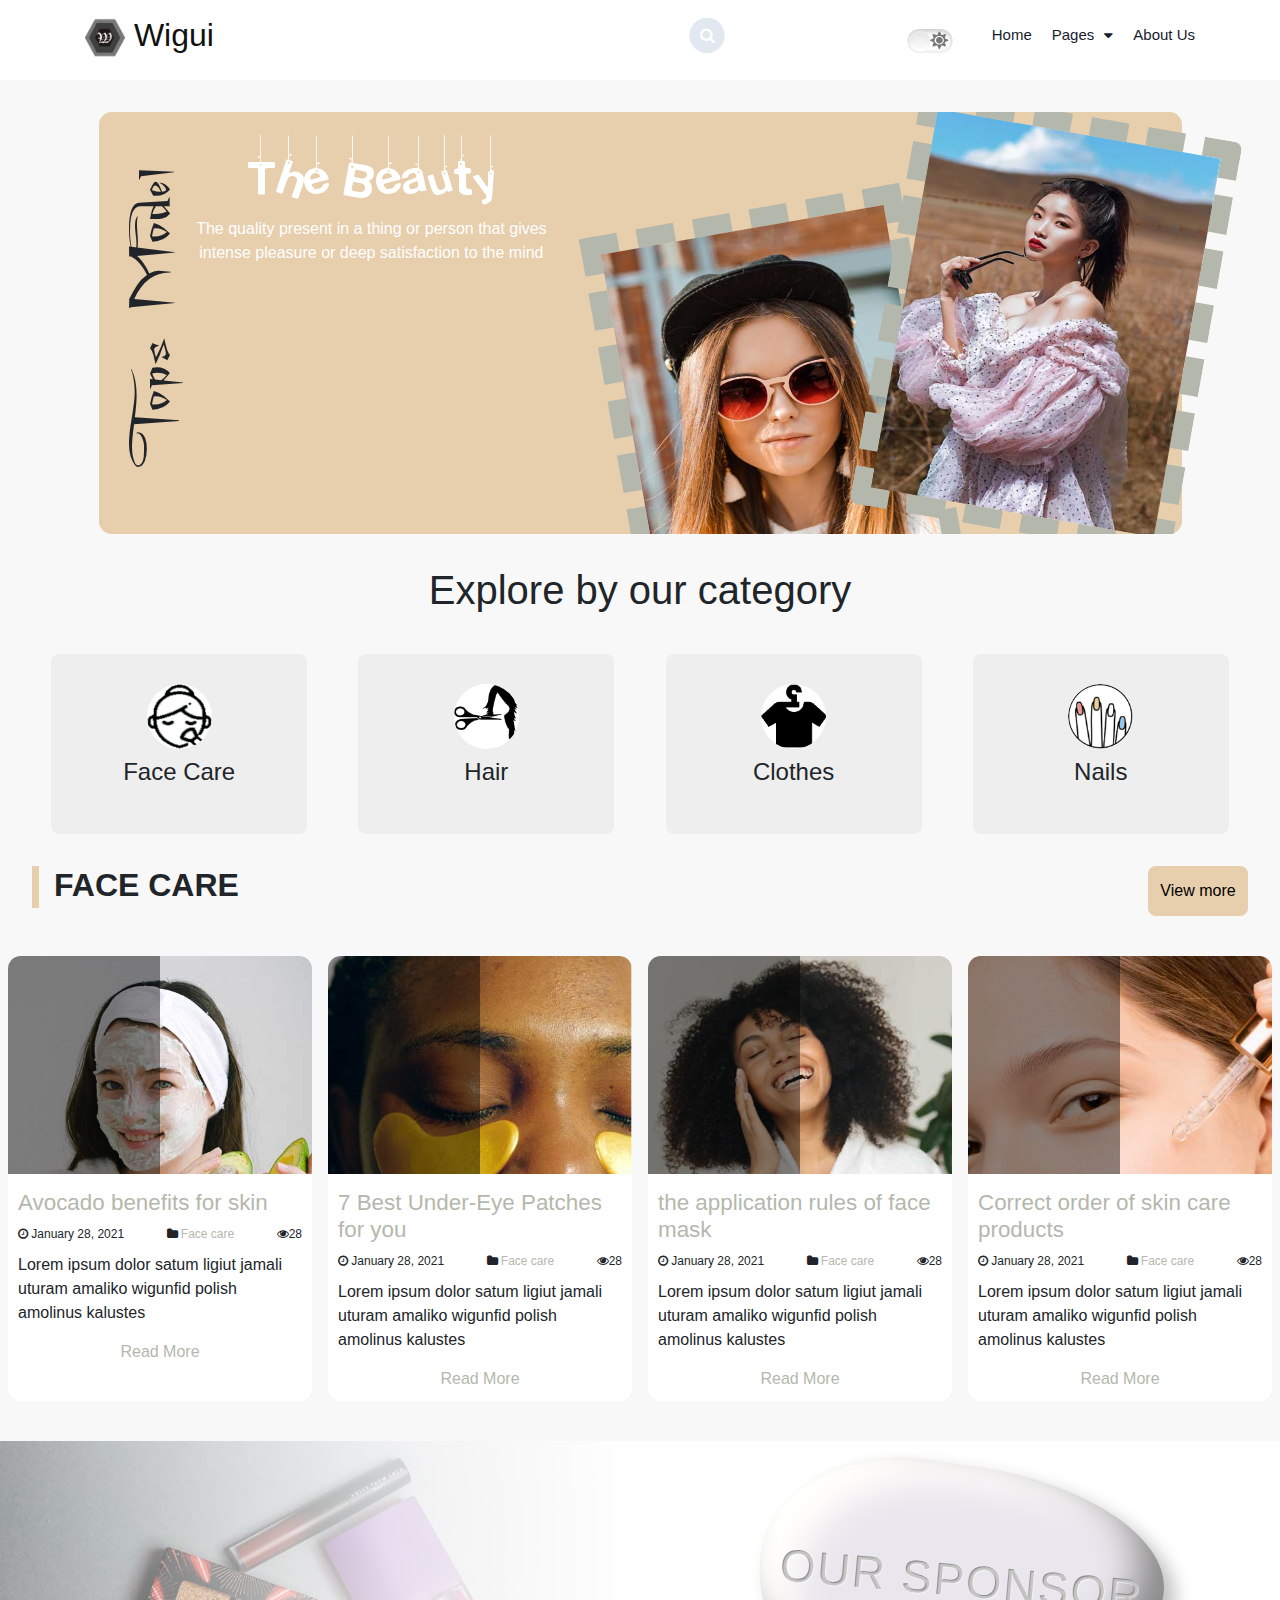
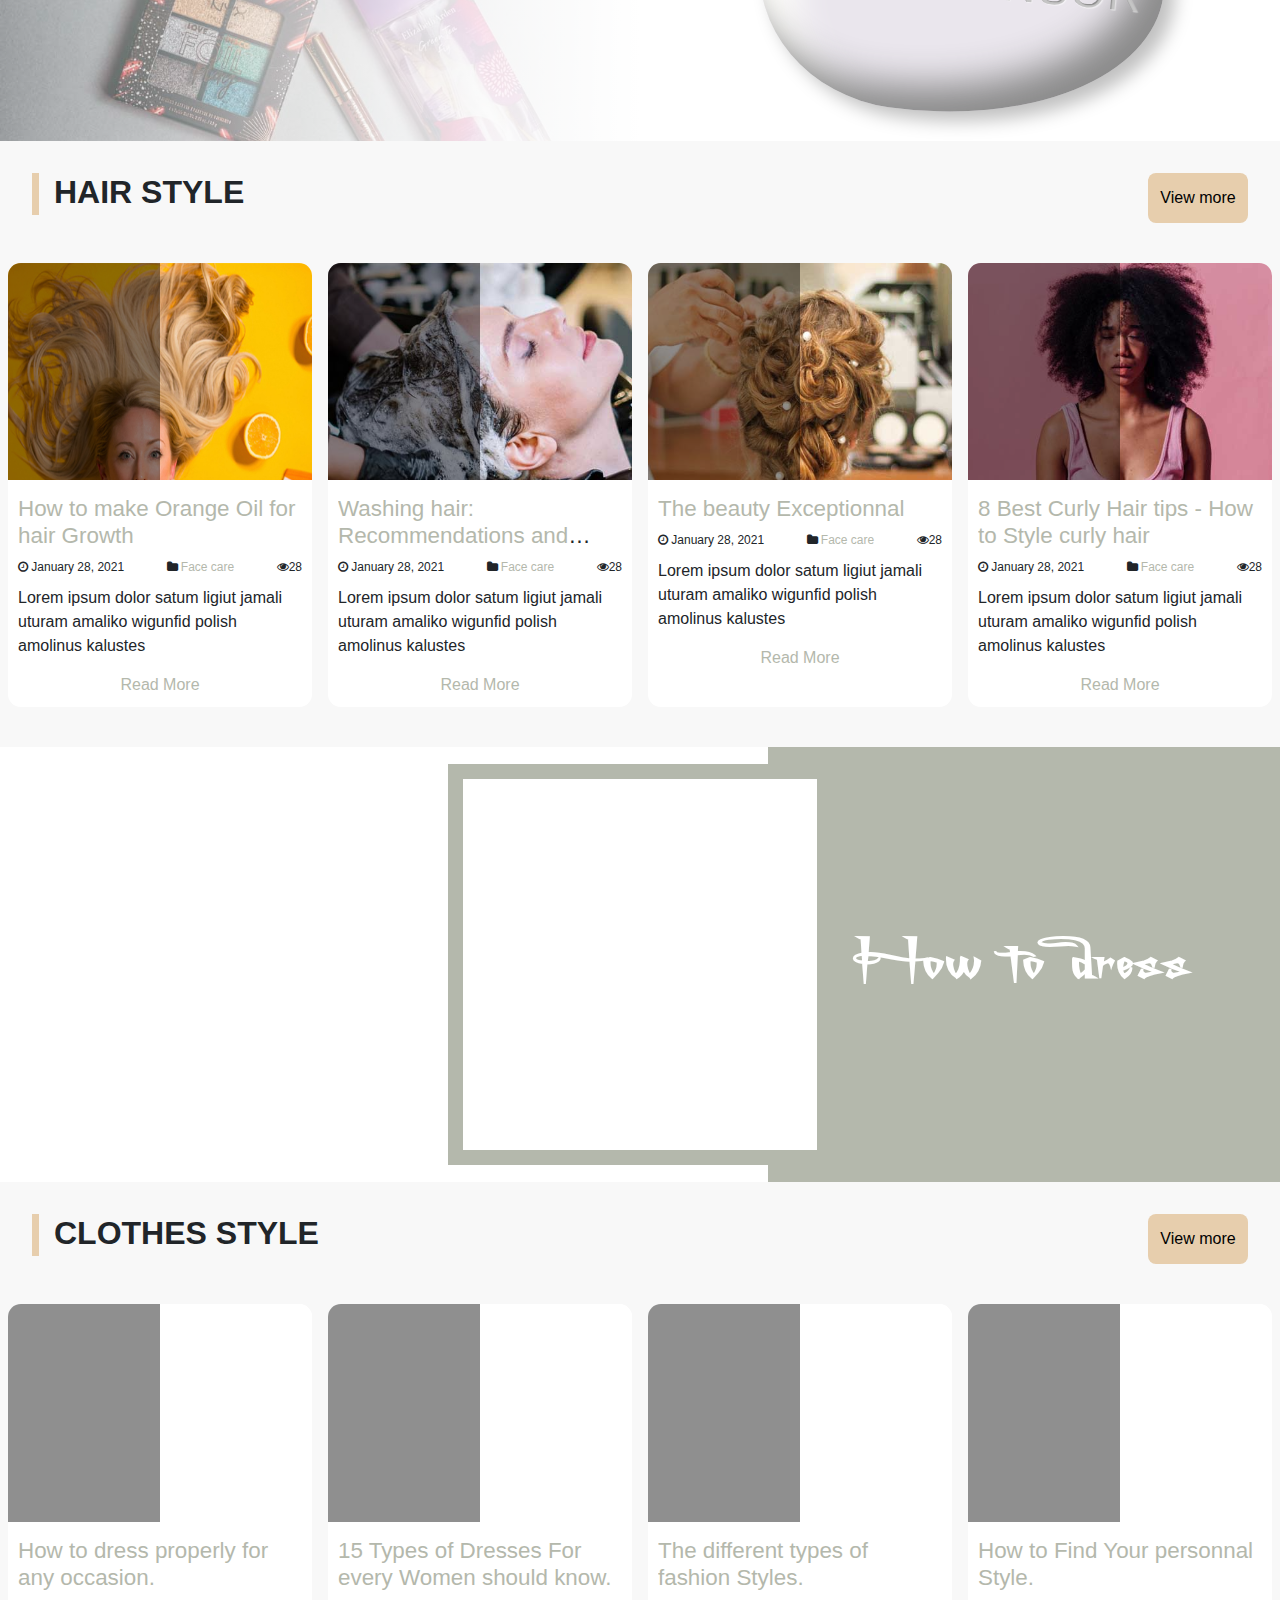
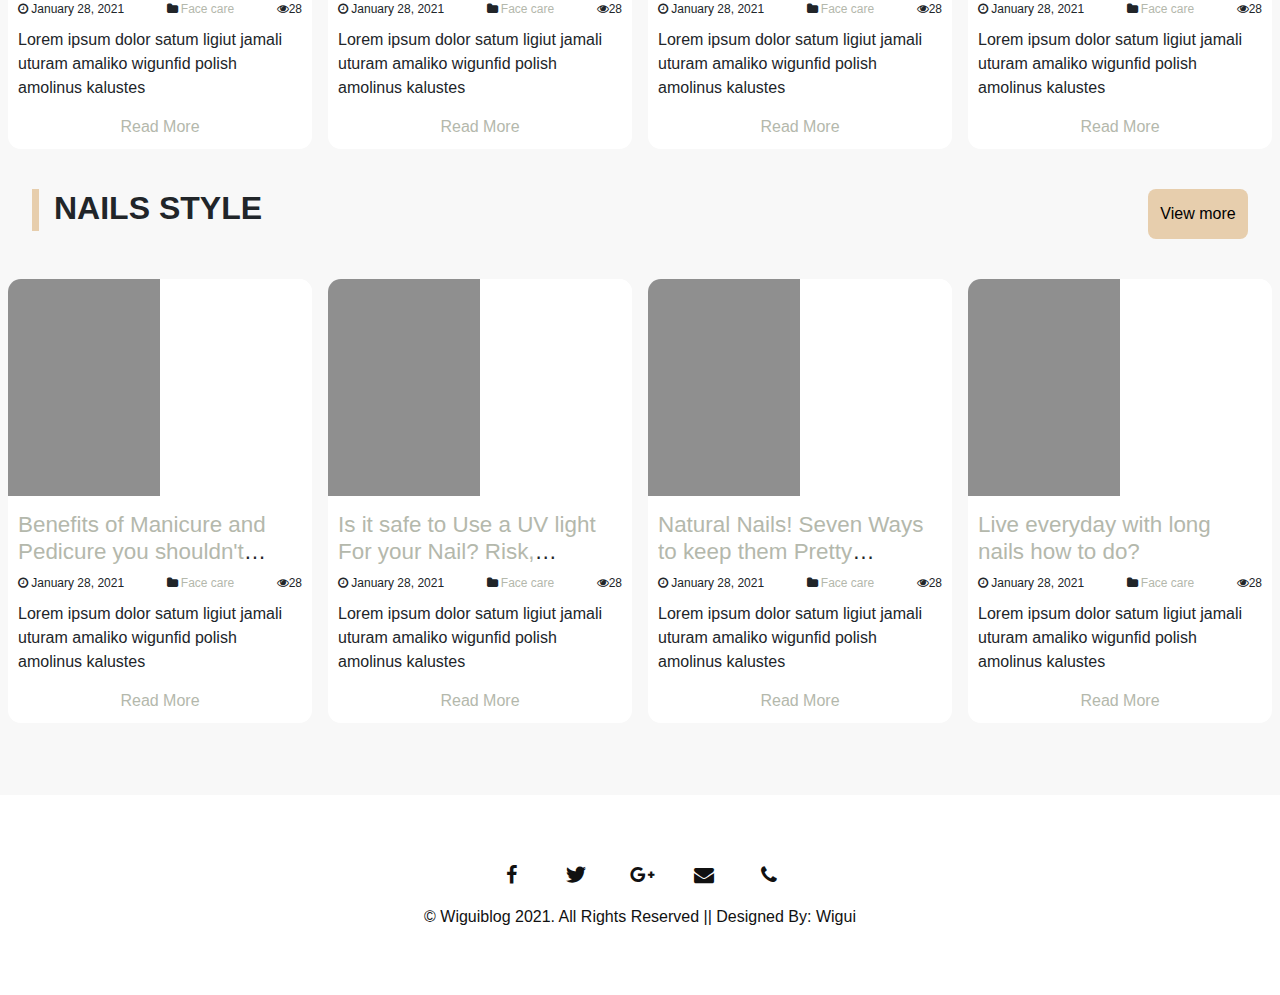
<file: index.html>
<!--
  Template Name   : Wigui - Beauty | The Multi-Purpose HTML5 Blog Template
  Author          : Wiguibillion - Desor Guishny
  ThemeForest     : https://themeforest.net/user/desorgui
  Contact         : wiguibillion@gmail.com
  Created         : June 5th 2021
  License         : You must have a valid license purchased only from themeforest(the above link) in order to legally use the theme for your project.
-->
<!DOCTYPE html>
<html lang="zxx">
<!-- :: Head -->

<head>
	<meta charset="utf-8" />
	<meta name="author" content="Wiguibillion - Desor Guishny" />
	<meta name="description" content="Here is a precise description of my awesome webpage." />
	<meta name="theme-color" content="rgba(222, 184, 135, 0.664)" />
	<meta name="viewport" content="width=device-width, initial-scale=1, shrink-to-fit=no" />
	<meta name="keywords" content="wigui, education, beauty, blog, personal, news, creative, clean, technology, multipurpose, product, product launch, responsive, software, startup" />
		<title>Beauty</title>
		<link rel="icon" type="image/png" href="img/logo2.png" />

		<!--:: CSS Files -->
		<link rel="stylesheet" href="fontawesome/css/all.css" type="text/css" />
		<link rel="stylesheet" href="./assets/css/lib/bootstrap.css" />
		<link rel="stylesheet" href="./assets/css/lib/font-awesome.min.css" />
		<link
			rel="stylesheet"
			href="./assets/css/theme/style.css"
			type="text/css"
		/>
		<link rel="stylesheet" href="./assets/css/theme/beauty.css" />
		<link rel="stylesheet" href="./assets/css/theme/dark.css" type="text/css" />
	</head>
	<body>
		<div class="topHeader">
			<!-- :: Navbar -->
			<nav class="th-nav-st1">
				<div class="container">
					<!-- nav content -->
					<div
						class="
							nav-content
							d-flex
							align-items-center
							justify-content-between
						"
					>
						<!-- brand -->
						<a href="index.html" class="brand">
							<img
								src="img/logo2.png"
								class="img-fluid"
								alt="logo"
								loading="lazy"
								decoding="async"
							/>
							Wigui
						</a>

						<!-- Search -->
						<div class="search_container" id="search_containerId">
							<div class="searchBox">
								<input type="checkbox" class="searchCheck" id="searchCheck" />
								<input
									class="searchInput"
									type="text"
									name="search"
									placeholder="Search"
								/>
								<button class="searchButton">
									<i class="fa fa-search"></i>
								</button>
							</div>
						</div>
						<!-- togle dark/light-->
						<a href="javascript:void(0);" class="sun">
							<i class="fas fa-sun"></i>
						</a>
						<a href="javascript:void(0);" class="moon">
							<i class="fas fa-moon"></i>
						</a>
						<div class="toggle">
							<input type="checkbox" class="checkbox" id="chk" />
							<div class="label">
								<i class="fas fa-moon"></i>
								<i class="fas fa-sun"></i>
								<div class="ball" onClick="too()"></div>
							</div>
						</div>
						<!-- links -->

						<ul
							class="
								nav-links
								list-unstyled
								d-lg-flex
								align-items-center
								justify-content-end
								mb-0
							"
						>
							<!-- nav item has dropdown -->
							<li class="th-nav-item position-relative">
								<a
									href="index.html"
									class="
										position-relative
										d-flex
										align-items-center
										justify-content-lg-center justify-content-between
										text-capitalize
									"
									>home</a
								>
								
							</li>

							<!-- nav item has dropdown -->
							<li class="th-nav-item has-dropdown position-relative">
								<a
									href="#"
									onclick="return false;"
									class="
										position-relative
										d-flex
										align-items-center
										justify-content-lg-center justify-content-between
										text-capitalize
									"
									>pages</a
								>
								<!-- dropdown list -->
								<ul class="th-dropdown-list list-unstyled mb-0">
									<!-- dropdown Item -->
									<li class="th-dropdown-item">
										<a
											href="author.html"
											class="
												position-relative
												d-flex
												align-items-center
												justify-content-between
												text-capitalize
											"
											>Author</a
										>
									</li>
									<!-- dropdown Item -->
									<li class="th-dropdown-item">
										<a
											href="category.html"
											class="
												position-relative
												d-flex
												align-items-center
												justify-content-between
												text-capitalize
											"
											>Category</a
										>
									</li>
									
									<!-- dropdown Item -->
									<li class="th-dropdown-item">
										<a
											href="single.html"
											class="
												position-relative
												d-flex
												align-items-center
												justify-content-between
												text-capitalize
											"
											>Single</a
										>
									</li>
								</ul>
							</li>

							<!-- nav item -->
							<li class="th-nav-item position-relative">
								<a
									href="#"
									onclick="return false;"
									class="
										position-relative
										d-flex
										align-items-center
										justify-content-lg-center justify-content-between
										text-capitalize
									"
									>About Us</a
								>
							</li>
						</ul>

						<!-- toggler Menu-->
						<button class="nav-toggler d-lg-none d-block" id="nav_toggler">
							<span class="d-block w-100"></span>
							<span class="d-block w-100"></span>
							<span class="d-block w-100"></span>
						</button>
					</div>
				</div>
			</nav>
			<!--Search max width 991px-->
			<div class="search">
				<input
					class="searchInput2"
					type="text"
					name="Search2"
					placeholder="Search"
				/>
				<button class="searchButton2">
					<i class="fa fa-search"></i>
				</button>
			</div>
		</div>
		<!-- Banner Begin -->
		<div class="container_section" style="max-width: 1140px">
			<div class="topModel_container">
				<div class="topModel">
					<div class="topModel_text">
						<h2>The Beauty</h2>
						<p>
							The quality present in a thing or person that gives intense
							pleasure or deep satisfaction to the mind
						</p>
					</div>
					<h1 class="topModel_text_vertical">Tops Model</h1>
					<!-- Top Model 1 -->
					<div class="first_model">
						<div class="model_content model1">
							<div class="model1_img">
								<img
									alt="illustration Image"
									decoding="async"
									src="beauty/clothes/celebrities.jpg"
									loading="lazy"
									title="Extreme beauty"
								/>
							</div>
						</div>
					</div>
					<!-- Top Model 2 -->
					<div class="second_model">
						<div class="model_content model2">
							<div class="model2_img">
								<img
									alt="illustration Image"
									decoding="async"
									src="beauty/clothes/model.jpg"
									loading="lazy"
								/>
							</div>
						</div>
					</div>
				</div>
			</div>
		</div>
		<!-- Banner End -->

		<!-- Category Navigation section -->
		<div class="container_section">
			<h1>Explore by our <span>category</span></h1>
			<div class="category_container">
				<!-- Category face care -->
				<div class="category">
					<div class="category_icon">
						<img
							alt="illustration Image"
							decoding="async"
							src="beauty/face_care.png"
							loading="lazy"
						/>
					</div>
					<div class="category_text">
						<h3>Face Care</h3>
					</div>
					<a href="#face"><div class="link_category"></div></a>
				</div>

				<!-- Category Hair -->
				<div class="category">
					<div class="category_icon">
						<img
							alt="illustration Image"
							decoding="async"
							src="beauty/hairstyle.png"
							loading="lazy"
						/>
					</div>
					<div class="category_text">
						<h3>Hair</h3>
					</div>
					<a href="#hair"><div class="link_category"></div></a>
				</div>

				<!-- Category Clothes -->
				<div class="category">
					<div class="category_icon">
						<img
							alt="illustration Image"
							decoding="async"
							src="beauty/clothes.png"
							loading="lazy"
						/>
					</div>
					<div class="category_text">
						<h3>Clothes</h3>
					</div>
					<a href="#clothes"><div class="link_category"></div></a>
				</div>

				<!-- Category Nails -->
				<div class="category">
					<div class="category_icon">
						<img
							alt="illustration Image"
							decoding="async"
							src="beauty/nails.png"
							loading="lazy"
						/>
					</div>
					<div class="category_text">
						<h3>Nails</h3>
					</div>
					<a href="#nails"><div class="link_category"></div></a>
				</div>
			</div>
		</div>

		<!-- Face Care Posts section -->
		<div class="container_section" id="face">
			<div class="category_view">
				<h1>Face care</h1>
				<a href="category.html">View more</a>
			</div>
			<div class="contsinglePost">
				<!--Single Post begin-->
				<div class="singlePost">
					<!--Image-->
					<div class="singlePost_img">
						<a href="single.html"
							><img
								alt="illustration Image"
								decoding="async"
								src="beauty/face/facerecipe.jpg"
								loading="lazy" />
							<div class="cover_img"></div
						></a>
					</div>
					<!--Post Text and Meta data-->
					<div class="singlePost_text">
						<h3><a href="single.html">Avocado benefits for skin</a></h3>
						<p class="post-meta">
							<span class="tie-date">
								<i class="fa fa-clock-o" aria-hidden="true"></i>
								January 28, 2021
							</span>
							<span class="post-cats">
								<i class="fa fa-folder" aria-hidden="true"></i>
								<a href="category.html" rel="category tag">Face care</a>
							</span>
							<span class="post-views">
								<i class="fa fa-eye" aria-hidden="true"></i>28
							</span>
						</p>
						<p class="description">
							Lorem ipsum dolor satum ligiut jamali uturam amaliko wigunfid
							polish amolinus kalustes
						</p>
						<a class="read_more" href="single.html">Read More</a>
					</div>
				</div>
				<!--Single Post end-->

				<!--Single Post begin-->
				<div class="singlePost">
					<!--Image-->
					<div class="singlePost_img">
						<a href="single.html"
							><img
								alt="illustration Image"
								decoding="async"
								src="beauty/face/beauty(7).jpg"
								loading="lazy" />
							<div class="cover_img"></div
						></a>
					</div>
					<!--Post Text and Meta data-->
					<div class="singlePost_text">
						<h3><a href="single.html">7 Best Under-Eye Patches for you</a></h3>
						<p class="post-meta">
							<span class="tie-date">
								<i class="fa fa-clock-o" aria-hidden="true"></i>
								January 28, 2021
							</span>
							<span class="post-cats">
								<i class="fa fa-folder" aria-hidden="true"></i>
								<a href="category.html" rel="category tag">Face care</a>
							</span>
							<span class="post-views">
								<i class="fa fa-eye" aria-hidden="true"></i>28
							</span>
						</p>
						<p class="description">
							Lorem ipsum dolor satum ligiut jamali uturam amaliko wigunfid
							polish amolinus kalustes
						</p>
						<a class="read_more" href="single.html">Read More</a>
					</div>
				</div>
				<!--Single Post end-->

				<!--Single Post begin-->
				<div class="singlePost">
					<!--Image-->
					<div class="singlePost_img">
						<a href="single.html"
							><img
								alt="illustration Image"
								decoding="async"
								src="beauty/face/newb(22).jpg"
								loading="lazy" />
							<div class="cover_img"></div
						></a>
					</div>
					<!--Post Text and Meta data-->
					<div class="singlePost_text">
						<h3>
							<a href="single.html">the application rules of face mask</a>
						</h3>
						<p class="post-meta">
							<span class="tie-date">
								<i class="fa fa-clock-o" aria-hidden="true"></i>
								January 28, 2021
							</span>
							<span class="post-cats">
								<i class="fa fa-folder" aria-hidden="true"></i>
								<a href="category.html" rel="category tag">Face care</a>
							</span>
							<span class="post-views">
								<i class="fa fa-eye" aria-hidden="true"></i>28
							</span>
						</p>
						<p class="description">
							Lorem ipsum dolor satum ligiut jamali uturam amaliko wigunfid
							polish amolinus kalustes
						</p>
						<a class="read_more" href="single.html">Read More</a>
					</div>
				</div>
				<!--Single Post end-->

				<!--Single Post begin-->
				<div class="singlePost">
					<!--Image-->
					<div class="singlePost_img">
						<a href="single.html"
							><img
								alt="illustration Image"
								decoding="async"
								src="beauty/face/newb(25).jpg"
								loading="lazy" />
							<div class="cover_img"></div
						></a>
					</div>
					<!--Post Text and Meta data-->
					<div class="singlePost_text">
						<h3>
							<a href="single.html">Correct order of skin care products</a>
						</h3>
						<p class="post-meta">
							<span class="tie-date">
								<i class="fa fa-clock-o" aria-hidden="true"></i>
								January 28, 2021
							</span>
							<span class="post-cats">
								<i class="fa fa-folder" aria-hidden="true"></i>
								<a href="category.html" rel="category tag">Face care</a>
							</span>
							<span class="post-views">
								<i class="fa fa-eye" aria-hidden="true"></i>28
							</span>
						</p>
						<p class="description">
							Lorem ipsum dolor satum ligiut jamali uturam amaliko wigunfid
							polish amolinus kalustes
						</p>
						<a class="read_more" href="single.html">Read More</a>
					</div>
				</div>
			</div>
		</div>
		<div class="sponsor_bg">
			<div class="container_section" style="max-width: 1400px">
				<div class="sponsor">
					<div class="sponsor_img">
						<img
							alt="illustration Image"
							decoding="async"
							src="beauty/face/beauty(4).jpg"
							loading="lazy"
						/>
					</div>
					<div class="gradient"></div>
					<div class="sponsor_text">
						<div class="container_stone">
							<div class="stone">
								<div class="stone_content">
									<h1 class="carved-text">Our Sponsor</h1>
								</div>
							</div>
						</div>
					</div>
				</div>
			</div>
		</div>

		<!--Hair Style Post Section-->
		<div class="container_section" id="hair">
			<div class="category_view">
				<h1>Hair style</h1>
				<a href="category.html">View more</a>
			</div>
			<div class="contsinglePost">
				<!--Single Post begin-->
				<div class="singlePost">
					<!--Image-->
					<div class="singlePost_img">
						<a href="single.html"
							><img
								alt="illustration Image"
								decoding="async"
								src="beauty/hair/newb(19).jpg"
								loading="lazy" />
							<div class="cover_img"></div
						></a>
					</div>
					<!--Post Text and Meta data-->
					<div class="singlePost_text">
						<h3>
							<a href="single.html">How to make Orange Oil for hair Growth</a>
						</h3>
						<p class="post-meta">
							<span class="tie-date">
								<i class="fa fa-clock-o" aria-hidden="true"></i>
								January 28, 2021
							</span>
							<span class="post-cats">
								<i class="fa fa-folder" aria-hidden="true"></i>
								<a href="category.html" rel="category tag">Face care</a>
							</span>
							<span class="post-views">
								<i class="fa fa-eye" aria-hidden="true"></i>28
							</span>
						</p>
						<p class="description">
							Lorem ipsum dolor satum ligiut jamali uturam amaliko wigunfid
							polish amolinus kalustes
						</p>
						<a class="read_more" href="single.html">Read More</a>
					</div>
				</div>
				<!--Single Post end-->

				<!--Single Post begin-->
				<div class="singlePost">
					<!--Image-->
					<div class="singlePost_img">
						<a href="single.html"
							><img
								alt="illustration Image"
								decoding="async"
								src="beauty/hair/newb(6).jpg"
								loading="lazy" />
							<div class="cover_img"></div
						></a>
					</div>
					<!--Post Text and Meta data-->
					<div class="singlePost_text">
						<h3>
							<a href="single.html"
								>Washing hair: Recommendations and alternatives</a
							>
						</h3>
						<p class="post-meta">
							<span class="tie-date">
								<i class="fa fa-clock-o" aria-hidden="true"></i>
								January 28, 2021
							</span>
							<span class="post-cats">
								<i class="fa fa-folder" aria-hidden="true"></i>
								<a href="category.html" rel="category tag">Face care</a>
							</span>
							<span class="post-views">
								<i class="fa fa-eye" aria-hidden="true"></i>28
							</span>
						</p>
						<p class="description">
							Lorem ipsum dolor satum ligiut jamali uturam amaliko wigunfid
							polish amolinus kalustes
						</p>
						<a class="read_more" href="single.html">Read More</a>
					</div>
				</div>
				<!--Single Post end-->

				<!--Single Post begin-->
				<div class="singlePost">
					<!--Image-->
					<div class="singlePost_img">
						<a href="single.html"
							><img
								alt="illustration Image"
								decoding="async"
								src="beauty/hair/newb(10).jpg"
								loading="lazy" />
							<div class="cover_img"></div
						></a>
					</div>
					<!--Post Text and Meta data-->
					<div class="singlePost_text">
						<h3><a href="single.html">The beauty Exceptionnal</a></h3>
						<p class="post-meta">
							<span class="tie-date">
								<i class="fa fa-clock-o" aria-hidden="true"></i>
								January 28, 2021
							</span>
							<span class="post-cats">
								<i class="fa fa-folder" aria-hidden="true"></i>
								<a href="category.html" rel="category tag">Face care</a>
							</span>
							<span class="post-views">
								<i class="fa fa-eye" aria-hidden="true"></i>28
							</span>
						</p>
						<p class="description">
							Lorem ipsum dolor satum ligiut jamali uturam amaliko wigunfid
							polish amolinus kalustes
						</p>
						<a class="read_more" href="single.html">Read More</a>
					</div>
				</div>
				<!--Single Post end-->

				<!--Single Post begin-->
				<div class="singlePost">
					<!--Image-->
					<div class="singlePost_img">
						<a href="single.html"
							><img
								alt="illustration Image"
								decoding="async"
								src="beauty/hair/newb(15).jpg"
								loading="lazy" />
							<div class="cover_img"></div
						></a>
					</div>
					<!--Post Text and Meta data-->
					<div class="singlePost_text">
						<h3>
							<a href="single.html"
								>8 Best Curly Hair tips - How to Style curly hair</a
							>
						</h3>
						<p class="post-meta">
							<span class="tie-date">
								<i class="fa fa-clock-o" aria-hidden="true"></i>
								January 28, 2021
							</span>
							<span class="post-cats">
								<i class="fa fa-folder" aria-hidden="true"></i>
								<a href="category.html" rel="category tag">Face care</a>
							</span>
							<span class="post-views">
								<i class="fa fa-eye" aria-hidden="true"></i>28
							</span>
						</p>
						<p class="description">
							Lorem ipsum dolor satum ligiut jamali uturam amaliko wigunfid
							polish amolinus kalustes
						</p>
						<a class="read_more" href="single.html">Read More</a>
					</div>
				</div>
			</div>
		</div>

		<!--Section Exceptionnal-->
		<div class="container_section" style="max-width: 1400px">
			<div class="dress_section">
				<div class="dress_model_01">
					<div class="dress_model_01_img">
						<img
							alt="illustration Image"
							decoding="async"
							src="beauty/clothes/newb(11).jpg"
							loading="lazy"
						/>
					</div>
				</div>

				<div class="dress_absolute_div"></div>
				<div class="dress_absolute_text">
					<h4 class="dress_text">How to dress</h4>
				</div>
				<div class="dress_model_02">
					<div class="dress_model_02_img">
						<img
							alt="illustration Image"
							decoding="async"
							src="beauty/clothes/newb(3).jpg"
							loading="lazy"
						/>
					</div>
				</div>
			</div>
		</div>

		<!--Clothes Post Section-->
		<div class="container_section" id="clothes">
			<div class="category_view">
				<h1>Clothes style</h1>
				<a href="category.html">View more</a>
			</div>
			<div class="contsinglePost">
				<!--Single Post begin-->
				<div class="singlePost">
					<!--Image-->
					<div class="singlePost_img">
						<a href="single.html"
							><img
								alt="illustration Image"
								decoding="async"
								src="beauty/clothes/beauty(20).jpg"
								loading="lazy" />
							<div class="cover_img"></div
						></a>
					</div>
					<!--Post Text and Meta data-->
					<div class="singlePost_text">
						<h3>
							<a href="single.html">How to dress properly for any occasion.</a>
						</h3>
						<p class="post-meta">
							<span class="tie-date">
								<i class="fa fa-clock-o" aria-hidden="true"></i>
								January 28, 2021
							</span>
							<span class="post-cats">
								<i class="fa fa-folder" aria-hidden="true"></i>
								<a href="category.html" rel="category tag">Face care</a>
							</span>
							<span class="post-views">
								<i class="fa fa-eye" aria-hidden="true"></i>28
							</span>
						</p>
						<p class="description">
							Lorem ipsum dolor satum ligiut jamali uturam amaliko wigunfid
							polish amolinus kalustes
						</p>
						<a class="read_more" href="single.html">Read More</a>
					</div>
				</div>
				<!--Single Post end-->

				<!--Single Post begin-->
				<div class="singlePost">
					<!--Image-->
					<div class="singlePost_img">
						<a href="single.html"
							><img
								alt="illustration Image"
								decoding="async"
								src="beauty/clothes/newb(20).jpg"
								loading="lazy" />
							<div class="cover_img"></div
						></a>
					</div>
					<!--Post Text and Meta data-->
					<div class="singlePost_text">
						<h3>
							<a href="single.html"
								>15 Types of Dresses For every Women should know.</a
							>
						</h3>
						<p class="post-meta">
							<span class="tie-date">
								<i class="fa fa-clock-o" aria-hidden="true"></i>
								January 28, 2021
							</span>
							<span class="post-cats">
								<i class="fa fa-folder" aria-hidden="true"></i>
								<a href="category.html" rel="category tag">Face care</a>
							</span>
							<span class="post-views">
								<i class="fa fa-eye" aria-hidden="true"></i>28
							</span>
						</p>
						<p class="description">
							Lorem ipsum dolor satum ligiut jamali uturam amaliko wigunfid
							polish amolinus kalustes
						</p>
						<a class="read_more" href="single.html">Read More</a>
					</div>
				</div>
				<!--Single Post end-->

				<!--Single Post begin-->
				<div class="singlePost">
					<!--Image-->
					<div class="singlePost_img">
						<a href="single.html"
							><img
								alt="illustration Image"
								decoding="async"
								src="beauty/clothes/newb(12).jpg"
								loading="lazy" />
							<div class="cover_img"></div
						></a>
					</div>
					<!--Post Text and Meta data-->
					<div class="singlePost_text">
						<h3>
							<a href="single.html">The different types of fashion Styles.</a>
						</h3>
						<p class="post-meta">
							<span class="tie-date">
								<i class="fa fa-clock-o" aria-hidden="true"></i>
								January 28, 2021
							</span>
							<span class="post-cats">
								<i class="fa fa-folder" aria-hidden="true"></i>
								<a href="category.html" rel="category tag">Face care</a>
							</span>
							<span class="post-views">
								<i class="fa fa-eye" aria-hidden="true"></i>28
							</span>
						</p>
						<p class="description">
							Lorem ipsum dolor satum ligiut jamali uturam amaliko wigunfid
							polish amolinus kalustes
						</p>
						<a class="read_more" href="single.html">Read More</a>
					</div>
				</div>
				<!--Single Post end-->

				<!--Single Post begin-->
				<div class="singlePost">
					<!--Image-->
					<div class="singlePost_img">
						<a href="single.html"
							><img
								alt="illustration Image"
								decoding="async"
								src="beauty/clothes/newb(13).jpg"
								loading="lazy" />
							<div class="cover_img"></div
						></a>
					</div>
					<!--Post Text and Meta data-->
					<div class="singlePost_text">
						<h3><a href="single.html">How to Find Your personnal Style.</a></h3>
						<p class="post-meta">
							<span class="tie-date">
								<i class="fa fa-clock-o" aria-hidden="true"></i>
								January 28, 2021
							</span>
							<span class="post-cats">
								<i class="fa fa-folder" aria-hidden="true"></i>
								<a href="category.html" rel="category tag">Face care</a>
							</span>
							<span class="post-views">
								<i class="fa fa-eye" aria-hidden="true"></i>28
							</span>
						</p>
						<p class="description">
							Lorem ipsum dolor satum ligiut jamali uturam amaliko wigunfid
							polish amolinus kalustes
						</p>
						<a class="read_more" href="single.html">Read More</a>
					</div>
				</div>
			</div>
		</div>

		<!--Nails Posts Section-->
		<div class="container_section" id="nails">
			<div class="category_view">
				<h1>Nails style</h1>
				<a href="category.html">View more</a>
			</div>
			<div class="contsinglePost">
				<!--Single Post begin-->
				<div class="singlePost">
					<!--Image-->
					<div class="singlePost_img">
						<a href="single.html"
							><img
								alt="illustration Image"
								decoding="async"
								src="beauty/nails/newb(16).jpg"
								loading="lazy" />
							<div class="cover_img"></div
						></a>
					</div>
					<!--Post Text and Meta data-->
					<div class="singlePost_text">
						<h3>
							<a href="single.html"
								>Benefits of Manicure and Pedicure you shouldn't ignore.</a
							>
						</h3>
						<p class="post-meta">
							<span class="tie-date">
								<i class="fa fa-clock-o" aria-hidden="true"></i>
								January 28, 2021
							</span>
							<span class="post-cats">
								<i class="fa fa-folder" aria-hidden="true"></i>
								<a href="category.html" rel="category tag">Face care</a>
							</span>
							<span class="post-views">
								<i class="fa fa-eye" aria-hidden="true"></i>28
							</span>
						</p>
						<p class="description">
							Lorem ipsum dolor satum ligiut jamali uturam amaliko wigunfid
							polish amolinus kalustes
						</p>
						<a class="read_more" href="single.html">Read More</a>
					</div>
				</div>
				<!--Single Post end-->

				<!--Single Post begin-->
				<div class="singlePost">
					<!--Image-->
					<div class="singlePost_img">
						<a href="single.html"
							><img
								alt="illustration Image"
								decoding="async"
								src="beauty/nails/newb(8).jpg"
								loading="lazy" />
							<div class="cover_img"></div
						></a>
					</div>
					<!--Post Text and Meta data-->
					<div class="singlePost_text">
						<h3>
							<a href="single.html"
								>Is it safe to Use a UV light For your Nail? Risk, Advantage.</a
							>
						</h3>
						<p class="post-meta">
							<span class="tie-date">
								<i class="fa fa-clock-o" aria-hidden="true"></i>
								January 28, 2021
							</span>
							<span class="post-cats">
								<i class="fa fa-folder" aria-hidden="true"></i>
								<a href="category.html" rel="category tag">Face care</a>
							</span>
							<span class="post-views">
								<i class="fa fa-eye" aria-hidden="true"></i>28
							</span>
						</p>
						<p class="description">
							Lorem ipsum dolor satum ligiut jamali uturam amaliko wigunfid
							polish amolinus kalustes
						</p>
						<a class="read_more" href="single.html">Read More</a>
					</div>
				</div>
				<!--Single Post end-->

				<!--Single Post begin-->
				<div class="singlePost">
					<!--Image-->
					<div class="singlePost_img">
						<a href="single.html"
							><img
								alt="illustration Image"
								decoding="async"
								src="beauty/nails/newb(7).jpg"
								loading="lazy" />
							<div class="cover_img"></div
						></a>
					</div>
					<!--Post Text and Meta data-->
					<div class="singlePost_text">
						<h3>
							<a href="single.html"
								>Natural Nails! Seven Ways to keep them Pretty Naturally.</a
							>
						</h3>
						<p class="post-meta">
							<span class="tie-date">
								<i class="fa fa-clock-o" aria-hidden="true"></i>
								January 28, 2021
							</span>
							<span class="post-cats">
								<i class="fa fa-folder" aria-hidden="true"></i>
								<a href="category.html" rel="category tag">Face care</a>
							</span>
							<span class="post-views">
								<i class="fa fa-eye" aria-hidden="true"></i>28
							</span>
						</p>
						<p class="description">
							Lorem ipsum dolor satum ligiut jamali uturam amaliko wigunfid
							polish amolinus kalustes
						</p>
						<a class="read_more" href="single.html">Read More</a>
					</div>
				</div>
				<!--Single Post end-->

				<!--Single Post begin-->
				<div class="singlePost">
					<!--Image-->
					<div class="singlePost_img">
						<a href="single.html"
							><img
								alt="illustration Image"
								decoding="async"
								src="beauty/nails/newb(14).jpg"
								loading="lazy" />
							<div class="cover_img"></div
						></a>
					</div>
					<!--Post Text and Meta data-->
					<div class="singlePost_text">
						<h3>
							<a href="single.html">Live everyday with long nails how to do?</a>
						</h3>
						<p class="post-meta">
							<span class="tie-date">
								<i class="fa fa-clock-o" aria-hidden="true"></i>
								January 28, 2021
							</span>
							<span class="post-cats">
								<i class="fa fa-folder" aria-hidden="true"></i>
								<a href="category.html" rel="category tag">Face care</a>
							</span>
							<span class="post-views">
								<i class="fa fa-eye" aria-hidden="true"></i>28
							</span>
						</p>
						<p class="description">
							Lorem ipsum dolor satum ligiut jamali uturam amaliko wigunfid
							polish amolinus kalustes
						</p>
						<a class="read_more" href="single.html">Read More</a>
					</div>
				</div>
			</div>
		</div>

		<!--Scroll To Top-->
		<div class="scroll_to_top">
			<button id="to_top" title="Go to top"></button>
		</div>
		<!--Footer Section-->
		<footer>
			<div class="footer">
				<a href="https://facebook.com"><i class="fa fa-facebook-f"></i></a>
				<a href="https://twitter.com"><i class="fab fa-twitter "></i></a>
				<a href="https://google.com"><i class="fab fa-google-plus-g"></i></a>
				<a href="https://gmail.com"><i class="fa fa-envelope"></i></a>
				<a href="https://contact.html"><i class="fa fa-phone"></i></a>
				<p>
					© Wiguiblog 2021. All Rights Reserved || Designed By:
					<a href="https://themeforest.net/desorgui">Wigui</a>
				</p>
			</div>
		</footer>
		<!--End Footer Section-->
		<!-- :: Scripts -->
		<script src="./assets/js/lib/jquery-3.3.1.min.js"></script>
		<script src="./assets/js/lib/bootstrap.min.js"></script>
		<script src="./assets/js/lib/fontAwesome.js"></script>
		<script src="./assets/js/theme/theme.js"></script>

		<script></script>
	</body>
</html>
</file>
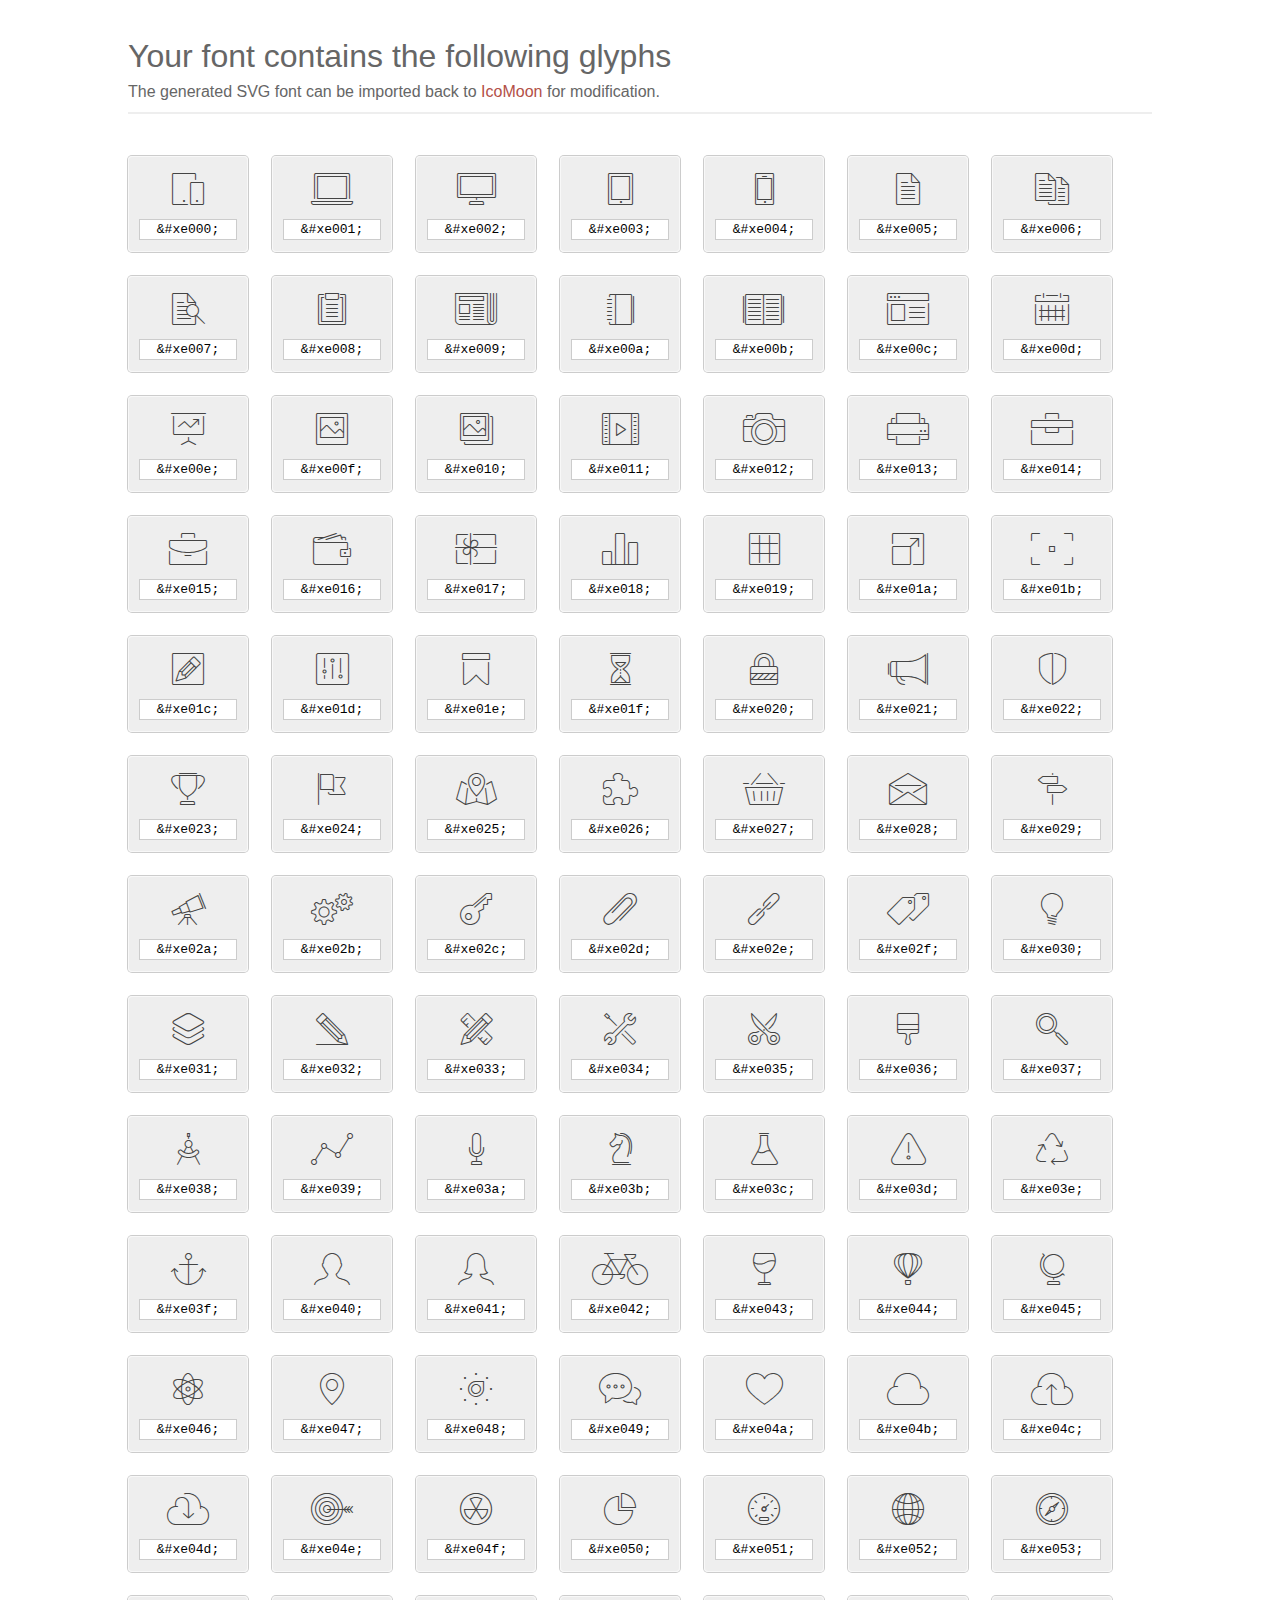
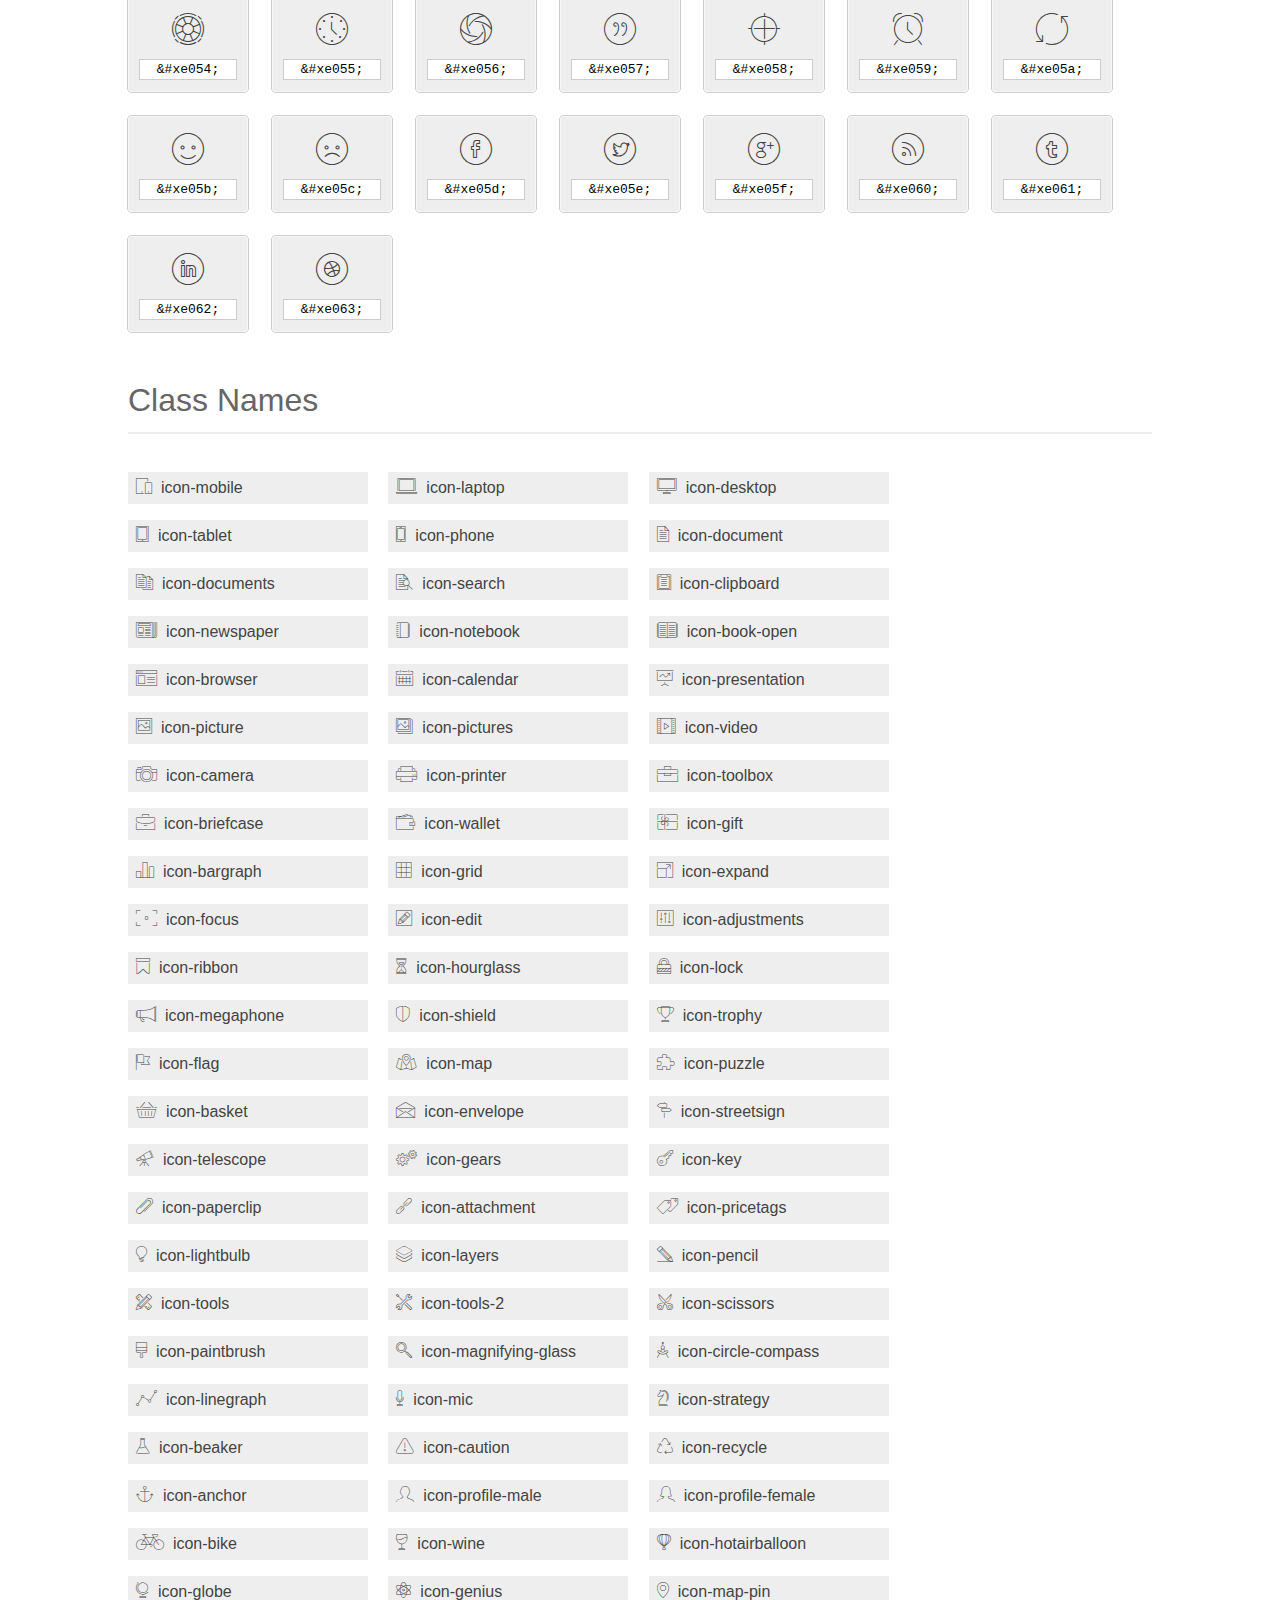
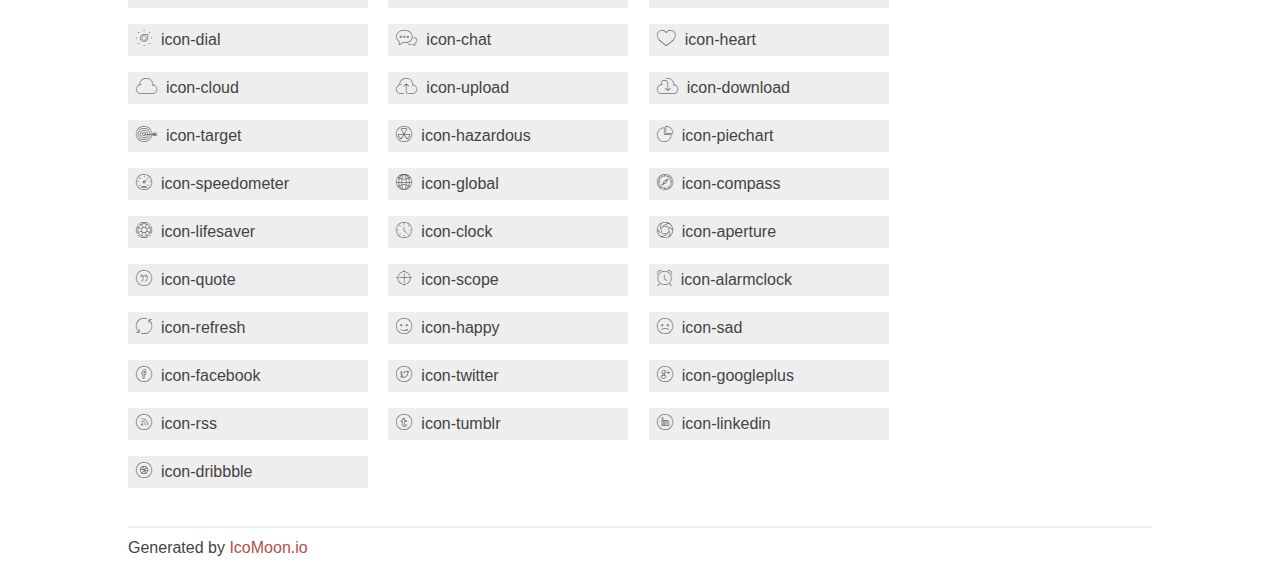
<file: fonts/et-line-font/index.html>
<!doctype html>
<html>
<head>
<title>Your Font/Glyphs</title>
<link rel="stylesheet" href="style.css" />
<!--[if lte IE 7]><script src="lte-ie7.js"></script><![endif]-->
<style>
	section, header, footer {display: block;}
	body {
		font-family: sans-serif;
		color: #444;
		line-height: 1.5;
		font-size: 1em;
	}
	* {
		-moz-box-sizing: border-box;
		-webkit-box-sizing: border-box;
		box-sizing: border-box;
		margin: 0;
		padding: 0;
	}
	.glyph {
		font-size: 16px;
		float: left;
		text-align: center;
		background: #eee;
		padding: .75em;
		margin: .75em 1.5em .75em 0;
		width: 7.5em;
		border-radius: .25em;
		box-shadow: inset 0 0 0 1px #f8f8f8, 0 0 0 1px #CCC;
	}
	.glyph input {
		font-family: consolas, monospace;
		font-size: 13px;
		width: 100%;
		text-align: center;
		border: 0;
		box-shadow: 0 0 0 1px #ccc;
		padding: .125em;
	}
	.w-main {
		width: 80%;
	}
	.centered {
		margin-left: auto;
		margin-right: auto;
	}
	.fs1 {
		font-size: 2em;
	}
	header {
		margin: 2em 0;
		padding-bottom: .5em;
		color: #666;
		box-shadow: 0 2px #eee;
	}
	header h1 {
		font-size: 2em;
		font-weight: normal;
	}
	.clearfix:before, .clearfix:after { content: ""; display: table; }
	.clearfix:after, .clear { clear: both; }
	footer {
		margin-top: 2em;
		padding: .5em 0;
		box-shadow: 0 -2px #eee;
	}
	a, a:visited {
		color: #B35047;
		text-decoration: none;
	}
	a:hover, a:focus {color: #000;}
	.box1 {
		font-size: 16px;
		display: inline-block;
		width: 15em;
		padding: .25em .5em;
		background: #eee;
		margin: .5em 1em .5em 0;
	}
</style>
</head>
<body>
	<div class="w-main centered">
	<section class="mtm clearfix" id="glyphs">
	<header>
		<h1>Your font contains the following glyphs</h1>
		<p>The generated SVG font can be imported back to <a href="http://icomoon.io/app">IcoMoon</a> for modification.</p>
	</header>
	<div class="glyph">
		<div class="fs1" aria-hidden="true" data-icon="&#xe000;"></div>
		<input type="text" readonly="readonly" value="&amp;#xe000;" />
	</div>
	<div class="glyph">
		<div class="fs1" aria-hidden="true" data-icon="&#xe001;"></div>
		<input type="text" readonly="readonly" value="&amp;#xe001;" />
	</div>
	<div class="glyph">
		<div class="fs1" aria-hidden="true" data-icon="&#xe002;"></div>
		<input type="text" readonly="readonly" value="&amp;#xe002;" />
	</div>
	<div class="glyph">
		<div class="fs1" aria-hidden="true" data-icon="&#xe003;"></div>
		<input type="text" readonly="readonly" value="&amp;#xe003;" />
	</div>
	<div class="glyph">
		<div class="fs1" aria-hidden="true" data-icon="&#xe004;"></div>
		<input type="text" readonly="readonly" value="&amp;#xe004;" />
	</div>
	<div class="glyph">
		<div class="fs1" aria-hidden="true" data-icon="&#xe005;"></div>
		<input type="text" readonly="readonly" value="&amp;#xe005;" />
	</div>
	<div class="glyph">
		<div class="fs1" aria-hidden="true" data-icon="&#xe006;"></div>
		<input type="text" readonly="readonly" value="&amp;#xe006;" />
	</div>
	<div class="glyph">
		<div class="fs1" aria-hidden="true" data-icon="&#xe007;"></div>
		<input type="text" readonly="readonly" value="&amp;#xe007;" />
	</div>
	<div class="glyph">
		<div class="fs1" aria-hidden="true" data-icon="&#xe008;"></div>
		<input type="text" readonly="readonly" value="&amp;#xe008;" />
	</div>
	<div class="glyph">
		<div class="fs1" aria-hidden="true" data-icon="&#xe009;"></div>
		<input type="text" readonly="readonly" value="&amp;#xe009;" />
	</div>
	<div class="glyph">
		<div class="fs1" aria-hidden="true" data-icon="&#xe00a;"></div>
		<input type="text" readonly="readonly" value="&amp;#xe00a;" />
	</div>
	<div class="glyph">
		<div class="fs1" aria-hidden="true" data-icon="&#xe00b;"></div>
		<input type="text" readonly="readonly" value="&amp;#xe00b;" />
	</div>
	<div class="glyph">
		<div class="fs1" aria-hidden="true" data-icon="&#xe00c;"></div>
		<input type="text" readonly="readonly" value="&amp;#xe00c;" />
	</div>
	<div class="glyph">
		<div class="fs1" aria-hidden="true" data-icon="&#xe00d;"></div>
		<input type="text" readonly="readonly" value="&amp;#xe00d;" />
	</div>
	<div class="glyph">
		<div class="fs1" aria-hidden="true" data-icon="&#xe00e;"></div>
		<input type="text" readonly="readonly" value="&amp;#xe00e;" />
	</div>
	<div class="glyph">
		<div class="fs1" aria-hidden="true" data-icon="&#xe00f;"></div>
		<input type="text" readonly="readonly" value="&amp;#xe00f;" />
	</div>
	<div class="glyph">
		<div class="fs1" aria-hidden="true" data-icon="&#xe010;"></div>
		<input type="text" readonly="readonly" value="&amp;#xe010;" />
	</div>
	<div class="glyph">
		<div class="fs1" aria-hidden="true" data-icon="&#xe011;"></div>
		<input type="text" readonly="readonly" value="&amp;#xe011;" />
	</div>
	<div class="glyph">
		<div class="fs1" aria-hidden="true" data-icon="&#xe012;"></div>
		<input type="text" readonly="readonly" value="&amp;#xe012;" />
	</div>
	<div class="glyph">
		<div class="fs1" aria-hidden="true" data-icon="&#xe013;"></div>
		<input type="text" readonly="readonly" value="&amp;#xe013;" />
	</div>
	<div class="glyph">
		<div class="fs1" aria-hidden="true" data-icon="&#xe014;"></div>
		<input type="text" readonly="readonly" value="&amp;#xe014;" />
	</div>
	<div class="glyph">
		<div class="fs1" aria-hidden="true" data-icon="&#xe015;"></div>
		<input type="text" readonly="readonly" value="&amp;#xe015;" />
	</div>
	<div class="glyph">
		<div class="fs1" aria-hidden="true" data-icon="&#xe016;"></div>
		<input type="text" readonly="readonly" value="&amp;#xe016;" />
	</div>
	<div class="glyph">
		<div class="fs1" aria-hidden="true" data-icon="&#xe017;"></div>
		<input type="text" readonly="readonly" value="&amp;#xe017;" />
	</div>
	<div class="glyph">
		<div class="fs1" aria-hidden="true" data-icon="&#xe018;"></div>
		<input type="text" readonly="readonly" value="&amp;#xe018;" />
	</div>
	<div class="glyph">
		<div class="fs1" aria-hidden="true" data-icon="&#xe019;"></div>
		<input type="text" readonly="readonly" value="&amp;#xe019;" />
	</div>
	<div class="glyph">
		<div class="fs1" aria-hidden="true" data-icon="&#xe01a;"></div>
		<input type="text" readonly="readonly" value="&amp;#xe01a;" />
	</div>
	<div class="glyph">
		<div class="fs1" aria-hidden="true" data-icon="&#xe01b;"></div>
		<input type="text" readonly="readonly" value="&amp;#xe01b;" />
	</div>
	<div class="glyph">
		<div class="fs1" aria-hidden="true" data-icon="&#xe01c;"></div>
		<input type="text" readonly="readonly" value="&amp;#xe01c;" />
	</div>
	<div class="glyph">
		<div class="fs1" aria-hidden="true" data-icon="&#xe01d;"></div>
		<input type="text" readonly="readonly" value="&amp;#xe01d;" />
	</div>
	<div class="glyph">
		<div class="fs1" aria-hidden="true" data-icon="&#xe01e;"></div>
		<input type="text" readonly="readonly" value="&amp;#xe01e;" />
	</div>
	<div class="glyph">
		<div class="fs1" aria-hidden="true" data-icon="&#xe01f;"></div>
		<input type="text" readonly="readonly" value="&amp;#xe01f;" />
	</div>
	<div class="glyph">
		<div class="fs1" aria-hidden="true" data-icon="&#xe020;"></div>
		<input type="text" readonly="readonly" value="&amp;#xe020;" />
	</div>
	<div class="glyph">
		<div class="fs1" aria-hidden="true" data-icon="&#xe021;"></div>
		<input type="text" readonly="readonly" value="&amp;#xe021;" />
	</div>
	<div class="glyph">
		<div class="fs1" aria-hidden="true" data-icon="&#xe022;"></div>
		<input type="text" readonly="readonly" value="&amp;#xe022;" />
	</div>
	<div class="glyph">
		<div class="fs1" aria-hidden="true" data-icon="&#xe023;"></div>
		<input type="text" readonly="readonly" value="&amp;#xe023;" />
	</div>
	<div class="glyph">
		<div class="fs1" aria-hidden="true" data-icon="&#xe024;"></div>
		<input type="text" readonly="readonly" value="&amp;#xe024;" />
	</div>
	<div class="glyph">
		<div class="fs1" aria-hidden="true" data-icon="&#xe025;"></div>
		<input type="text" readonly="readonly" value="&amp;#xe025;" />
	</div>
	<div class="glyph">
		<div class="fs1" aria-hidden="true" data-icon="&#xe026;"></div>
		<input type="text" readonly="readonly" value="&amp;#xe026;" />
	</div>
	<div class="glyph">
		<div class="fs1" aria-hidden="true" data-icon="&#xe027;"></div>
		<input type="text" readonly="readonly" value="&amp;#xe027;" />
	</div>
	<div class="glyph">
		<div class="fs1" aria-hidden="true" data-icon="&#xe028;"></div>
		<input type="text" readonly="readonly" value="&amp;#xe028;" />
	</div>
	<div class="glyph">
		<div class="fs1" aria-hidden="true" data-icon="&#xe029;"></div>
		<input type="text" readonly="readonly" value="&amp;#xe029;" />
	</div>
	<div class="glyph">
		<div class="fs1" aria-hidden="true" data-icon="&#xe02a;"></div>
		<input type="text" readonly="readonly" value="&amp;#xe02a;" />
	</div>
	<div class="glyph">
		<div class="fs1" aria-hidden="true" data-icon="&#xe02b;"></div>
		<input type="text" readonly="readonly" value="&amp;#xe02b;" />
	</div>
	<div class="glyph">
		<div class="fs1" aria-hidden="true" data-icon="&#xe02c;"></div>
		<input type="text" readonly="readonly" value="&amp;#xe02c;" />
	</div>
	<div class="glyph">
		<div class="fs1" aria-hidden="true" data-icon="&#xe02d;"></div>
		<input type="text" readonly="readonly" value="&amp;#xe02d;" />
	</div>
	<div class="glyph">
		<div class="fs1" aria-hidden="true" data-icon="&#xe02e;"></div>
		<input type="text" readonly="readonly" value="&amp;#xe02e;" />
	</div>
	<div class="glyph">
		<div class="fs1" aria-hidden="true" data-icon="&#xe02f;"></div>
		<input type="text" readonly="readonly" value="&amp;#xe02f;" />
	</div>
	<div class="glyph">
		<div class="fs1" aria-hidden="true" data-icon="&#xe030;"></div>
		<input type="text" readonly="readonly" value="&amp;#xe030;" />
	</div>
	<div class="glyph">
		<div class="fs1" aria-hidden="true" data-icon="&#xe031;"></div>
		<input type="text" readonly="readonly" value="&amp;#xe031;" />
	</div>
	<div class="glyph">
		<div class="fs1" aria-hidden="true" data-icon="&#xe032;"></div>
		<input type="text" readonly="readonly" value="&amp;#xe032;" />
	</div>
	<div class="glyph">
		<div class="fs1" aria-hidden="true" data-icon="&#xe033;"></div>
		<input type="text" readonly="readonly" value="&amp;#xe033;" />
	</div>
	<div class="glyph">
		<div class="fs1" aria-hidden="true" data-icon="&#xe034;"></div>
		<input type="text" readonly="readonly" value="&amp;#xe034;" />
	</div>
	<div class="glyph">
		<div class="fs1" aria-hidden="true" data-icon="&#xe035;"></div>
		<input type="text" readonly="readonly" value="&amp;#xe035;" />
	</div>
	<div class="glyph">
		<div class="fs1" aria-hidden="true" data-icon="&#xe036;"></div>
		<input type="text" readonly="readonly" value="&amp;#xe036;" />
	</div>
	<div class="glyph">
		<div class="fs1" aria-hidden="true" data-icon="&#xe037;"></div>
		<input type="text" readonly="readonly" value="&amp;#xe037;" />
	</div>
	<div class="glyph">
		<div class="fs1" aria-hidden="true" data-icon="&#xe038;"></div>
		<input type="text" readonly="readonly" value="&amp;#xe038;" />
	</div>
	<div class="glyph">
		<div class="fs1" aria-hidden="true" data-icon="&#xe039;"></div>
		<input type="text" readonly="readonly" value="&amp;#xe039;" />
	</div>
	<div class="glyph">
		<div class="fs1" aria-hidden="true" data-icon="&#xe03a;"></div>
		<input type="text" readonly="readonly" value="&amp;#xe03a;" />
	</div>
	<div class="glyph">
		<div class="fs1" aria-hidden="true" data-icon="&#xe03b;"></div>
		<input type="text" readonly="readonly" value="&amp;#xe03b;" />
	</div>
	<div class="glyph">
		<div class="fs1" aria-hidden="true" data-icon="&#xe03c;"></div>
		<input type="text" readonly="readonly" value="&amp;#xe03c;" />
	</div>
	<div class="glyph">
		<div class="fs1" aria-hidden="true" data-icon="&#xe03d;"></div>
		<input type="text" readonly="readonly" value="&amp;#xe03d;" />
	</div>
	<div class="glyph">
		<div class="fs1" aria-hidden="true" data-icon="&#xe03e;"></div>
		<input type="text" readonly="readonly" value="&amp;#xe03e;" />
	</div>
	<div class="glyph">
		<div class="fs1" aria-hidden="true" data-icon="&#xe03f;"></div>
		<input type="text" readonly="readonly" value="&amp;#xe03f;" />
	</div>
	<div class="glyph">
		<div class="fs1" aria-hidden="true" data-icon="&#xe040;"></div>
		<input type="text" readonly="readonly" value="&amp;#xe040;" />
	</div>
	<div class="glyph">
		<div class="fs1" aria-hidden="true" data-icon="&#xe041;"></div>
		<input type="text" readonly="readonly" value="&amp;#xe041;" />
	</div>
	<div class="glyph">
		<div class="fs1" aria-hidden="true" data-icon="&#xe042;"></div>
		<input type="text" readonly="readonly" value="&amp;#xe042;" />
	</div>
	<div class="glyph">
		<div class="fs1" aria-hidden="true" data-icon="&#xe043;"></div>
		<input type="text" readonly="readonly" value="&amp;#xe043;" />
	</div>
	<div class="glyph">
		<div class="fs1" aria-hidden="true" data-icon="&#xe044;"></div>
		<input type="text" readonly="readonly" value="&amp;#xe044;" />
	</div>
	<div class="glyph">
		<div class="fs1" aria-hidden="true" data-icon="&#xe045;"></div>
		<input type="text" readonly="readonly" value="&amp;#xe045;" />
	</div>
	<div class="glyph">
		<div class="fs1" aria-hidden="true" data-icon="&#xe046;"></div>
		<input type="text" readonly="readonly" value="&amp;#xe046;" />
	</div>
	<div class="glyph">
		<div class="fs1" aria-hidden="true" data-icon="&#xe047;"></div>
		<input type="text" readonly="readonly" value="&amp;#xe047;" />
	</div>
	<div class="glyph">
		<div class="fs1" aria-hidden="true" data-icon="&#xe048;"></div>
		<input type="text" readonly="readonly" value="&amp;#xe048;" />
	</div>
	<div class="glyph">
		<div class="fs1" aria-hidden="true" data-icon="&#xe049;"></div>
		<input type="text" readonly="readonly" value="&amp;#xe049;" />
	</div>
	<div class="glyph">
		<div class="fs1" aria-hidden="true" data-icon="&#xe04a;"></div>
		<input type="text" readonly="readonly" value="&amp;#xe04a;" />
	</div>
	<div class="glyph">
		<div class="fs1" aria-hidden="true" data-icon="&#xe04b;"></div>
		<input type="text" readonly="readonly" value="&amp;#xe04b;" />
	</div>
	<div class="glyph">
		<div class="fs1" aria-hidden="true" data-icon="&#xe04c;"></div>
		<input type="text" readonly="readonly" value="&amp;#xe04c;" />
	</div>
	<div class="glyph">
		<div class="fs1" aria-hidden="true" data-icon="&#xe04d;"></div>
		<input type="text" readonly="readonly" value="&amp;#xe04d;" />
	</div>
	<div class="glyph">
		<div class="fs1" aria-hidden="true" data-icon="&#xe04e;"></div>
		<input type="text" readonly="readonly" value="&amp;#xe04e;" />
	</div>
	<div class="glyph">
		<div class="fs1" aria-hidden="true" data-icon="&#xe04f;"></div>
		<input type="text" readonly="readonly" value="&amp;#xe04f;" />
	</div>
	<div class="glyph">
		<div class="fs1" aria-hidden="true" data-icon="&#xe050;"></div>
		<input type="text" readonly="readonly" value="&amp;#xe050;" />
	</div>
	<div class="glyph">
		<div class="fs1" aria-hidden="true" data-icon="&#xe051;"></div>
		<input type="text" readonly="readonly" value="&amp;#xe051;" />
	</div>
	<div class="glyph">
		<div class="fs1" aria-hidden="true" data-icon="&#xe052;"></div>
		<input type="text" readonly="readonly" value="&amp;#xe052;" />
	</div>
	<div class="glyph">
		<div class="fs1" aria-hidden="true" data-icon="&#xe053;"></div>
		<input type="text" readonly="readonly" value="&amp;#xe053;" />
	</div>
	<div class="glyph">
		<div class="fs1" aria-hidden="true" data-icon="&#xe054;"></div>
		<input type="text" readonly="readonly" value="&amp;#xe054;" />
	</div>
	<div class="glyph">
		<div class="fs1" aria-hidden="true" data-icon="&#xe055;"></div>
		<input type="text" readonly="readonly" value="&amp;#xe055;" />
	</div>
	<div class="glyph">
		<div class="fs1" aria-hidden="true" data-icon="&#xe056;"></div>
		<input type="text" readonly="readonly" value="&amp;#xe056;" />
	</div>
	<div class="glyph">
		<div class="fs1" aria-hidden="true" data-icon="&#xe057;"></div>
		<input type="text" readonly="readonly" value="&amp;#xe057;" />
	</div>
	<div class="glyph">
		<div class="fs1" aria-hidden="true" data-icon="&#xe058;"></div>
		<input type="text" readonly="readonly" value="&amp;#xe058;" />
	</div>
	<div class="glyph">
		<div class="fs1" aria-hidden="true" data-icon="&#xe059;"></div>
		<input type="text" readonly="readonly" value="&amp;#xe059;" />
	</div>
	<div class="glyph">
		<div class="fs1" aria-hidden="true" data-icon="&#xe05a;"></div>
		<input type="text" readonly="readonly" value="&amp;#xe05a;" />
	</div>
	<div class="glyph">
		<div class="fs1" aria-hidden="true" data-icon="&#xe05b;"></div>
		<input type="text" readonly="readonly" value="&amp;#xe05b;" />
	</div>
	<div class="glyph">
		<div class="fs1" aria-hidden="true" data-icon="&#xe05c;"></div>
		<input type="text" readonly="readonly" value="&amp;#xe05c;" />
	</div>
	<div class="glyph">
		<div class="fs1" aria-hidden="true" data-icon="&#xe05d;"></div>
		<input type="text" readonly="readonly" value="&amp;#xe05d;" />
	</div>
	<div class="glyph">
		<div class="fs1" aria-hidden="true" data-icon="&#xe05e;"></div>
		<input type="text" readonly="readonly" value="&amp;#xe05e;" />
	</div>
	<div class="glyph">
		<div class="fs1" aria-hidden="true" data-icon="&#xe05f;"></div>
		<input type="text" readonly="readonly" value="&amp;#xe05f;" />
	</div>
	<div class="glyph">
		<div class="fs1" aria-hidden="true" data-icon="&#xe060;"></div>
		<input type="text" readonly="readonly" value="&amp;#xe060;" />
	</div>
	<div class="glyph">
		<div class="fs1" aria-hidden="true" data-icon="&#xe061;"></div>
		<input type="text" readonly="readonly" value="&amp;#xe061;" />
	</div>
	<div class="glyph">
		<div class="fs1" aria-hidden="true" data-icon="&#xe062;"></div>
		<input type="text" readonly="readonly" value="&amp;#xe062;" />
	</div>
	<div class="glyph">
		<div class="fs1" aria-hidden="true" data-icon="&#xe063;"></div>
		<input type="text" readonly="readonly" value="&amp;#xe063;" />
	</div>
	</section>
	<div class="clear"></div>
	<section class="mtm clearfix" id="glyphs">
	<header>
		<h1>Class Names</h1>
	</header>
	<span class="box1">
		<span aria-hidden="true" class="icon-mobile"></span>
		&nbsp;icon-mobile
	</span>
	<span class="box1">
		<span aria-hidden="true" class="icon-laptop"></span>
		&nbsp;icon-laptop
	</span>
	<span class="box1">
		<span aria-hidden="true" class="icon-desktop"></span>
		&nbsp;icon-desktop
	</span>
	<span class="box1">
		<span aria-hidden="true" class="icon-tablet"></span>
		&nbsp;icon-tablet
	</span>
	<span class="box1">
		<span aria-hidden="true" class="icon-phone"></span>
		&nbsp;icon-phone
	</span>
	<span class="box1">
		<span aria-hidden="true" class="icon-document"></span>
		&nbsp;icon-document
	</span>
	<span class="box1">
		<span aria-hidden="true" class="icon-documents"></span>
		&nbsp;icon-documents
	</span>
	<span class="box1">
		<span aria-hidden="true" class="icon-search"></span>
		&nbsp;icon-search
	</span>
	<span class="box1">
		<span aria-hidden="true" class="icon-clipboard"></span>
		&nbsp;icon-clipboard
	</span>
	<span class="box1">
		<span aria-hidden="true" class="icon-newspaper"></span>
		&nbsp;icon-newspaper
	</span>
	<span class="box1">
		<span aria-hidden="true" class="icon-notebook"></span>
		&nbsp;icon-notebook
	</span>
	<span class="box1">
		<span aria-hidden="true" class="icon-book-open"></span>
		&nbsp;icon-book-open
	</span>
	<span class="box1">
		<span aria-hidden="true" class="icon-browser"></span>
		&nbsp;icon-browser
	</span>
	<span class="box1">
		<span aria-hidden="true" class="icon-calendar"></span>
		&nbsp;icon-calendar
	</span>
	<span class="box1">
		<span aria-hidden="true" class="icon-presentation"></span>
		&nbsp;icon-presentation
	</span>
	<span class="box1">
		<span aria-hidden="true" class="icon-picture"></span>
		&nbsp;icon-picture
	</span>
	<span class="box1">
		<span aria-hidden="true" class="icon-pictures"></span>
		&nbsp;icon-pictures
	</span>
	<span class="box1">
		<span aria-hidden="true" class="icon-video"></span>
		&nbsp;icon-video
	</span>
	<span class="box1">
		<span aria-hidden="true" class="icon-camera"></span>
		&nbsp;icon-camera
	</span>
	<span class="box1">
		<span aria-hidden="true" class="icon-printer"></span>
		&nbsp;icon-printer
	</span>
	<span class="box1">
		<span aria-hidden="true" class="icon-toolbox"></span>
		&nbsp;icon-toolbox
	</span>
	<span class="box1">
		<span aria-hidden="true" class="icon-briefcase"></span>
		&nbsp;icon-briefcase
	</span>
	<span class="box1">
		<span aria-hidden="true" class="icon-wallet"></span>
		&nbsp;icon-wallet
	</span>
	<span class="box1">
		<span aria-hidden="true" class="icon-gift"></span>
		&nbsp;icon-gift
	</span>
	<span class="box1">
		<span aria-hidden="true" class="icon-bargraph"></span>
		&nbsp;icon-bargraph
	</span>
	<span class="box1">
		<span aria-hidden="true" class="icon-grid"></span>
		&nbsp;icon-grid
	</span>
	<span class="box1">
		<span aria-hidden="true" class="icon-expand"></span>
		&nbsp;icon-expand
	</span>
	<span class="box1">
		<span aria-hidden="true" class="icon-focus"></span>
		&nbsp;icon-focus
	</span>
	<span class="box1">
		<span aria-hidden="true" class="icon-edit"></span>
		&nbsp;icon-edit
	</span>
	<span class="box1">
		<span aria-hidden="true" class="icon-adjustments"></span>
		&nbsp;icon-adjustments
	</span>
	<span class="box1">
		<span aria-hidden="true" class="icon-ribbon"></span>
		&nbsp;icon-ribbon
	</span>
	<span class="box1">
		<span aria-hidden="true" class="icon-hourglass"></span>
		&nbsp;icon-hourglass
	</span>
	<span class="box1">
		<span aria-hidden="true" class="icon-lock"></span>
		&nbsp;icon-lock
	</span>
	<span class="box1">
		<span aria-hidden="true" class="icon-megaphone"></span>
		&nbsp;icon-megaphone
	</span>
	<span class="box1">
		<span aria-hidden="true" class="icon-shield"></span>
		&nbsp;icon-shield
	</span>
	<span class="box1">
		<span aria-hidden="true" class="icon-trophy"></span>
		&nbsp;icon-trophy
	</span>
	<span class="box1">
		<span aria-hidden="true" class="icon-flag"></span>
		&nbsp;icon-flag
	</span>
	<span class="box1">
		<span aria-hidden="true" class="icon-map"></span>
		&nbsp;icon-map
	</span>
	<span class="box1">
		<span aria-hidden="true" class="icon-puzzle"></span>
		&nbsp;icon-puzzle
	</span>
	<span class="box1">
		<span aria-hidden="true" class="icon-basket"></span>
		&nbsp;icon-basket
	</span>
	<span class="box1">
		<span aria-hidden="true" class="icon-envelope"></span>
		&nbsp;icon-envelope
	</span>
	<span class="box1">
		<span aria-hidden="true" class="icon-streetsign"></span>
		&nbsp;icon-streetsign
	</span>
	<span class="box1">
		<span aria-hidden="true" class="icon-telescope"></span>
		&nbsp;icon-telescope
	</span>
	<span class="box1">
		<span aria-hidden="true" class="icon-gears"></span>
		&nbsp;icon-gears
	</span>
	<span class="box1">
		<span aria-hidden="true" class="icon-key"></span>
		&nbsp;icon-key
	</span>
	<span class="box1">
		<span aria-hidden="true" class="icon-paperclip"></span>
		&nbsp;icon-paperclip
	</span>
	<span class="box1">
		<span aria-hidden="true" class="icon-attachment"></span>
		&nbsp;icon-attachment
	</span>
	<span class="box1">
		<span aria-hidden="true" class="icon-pricetags"></span>
		&nbsp;icon-pricetags
	</span>
	<span class="box1">
		<span aria-hidden="true" class="icon-lightbulb"></span>
		&nbsp;icon-lightbulb
	</span>
	<span class="box1">
		<span aria-hidden="true" class="icon-layers"></span>
		&nbsp;icon-layers
	</span>
	<span class="box1">
		<span aria-hidden="true" class="icon-pencil"></span>
		&nbsp;icon-pencil
	</span>
	<span class="box1">
		<span aria-hidden="true" class="icon-tools"></span>
		&nbsp;icon-tools
	</span>
	<span class="box1">
		<span aria-hidden="true" class="icon-tools-2"></span>
		&nbsp;icon-tools-2
	</span>
	<span class="box1">
		<span aria-hidden="true" class="icon-scissors"></span>
		&nbsp;icon-scissors
	</span>
	<span class="box1">
		<span aria-hidden="true" class="icon-paintbrush"></span>
		&nbsp;icon-paintbrush
	</span>
	<span class="box1">
		<span aria-hidden="true" class="icon-magnifying-glass"></span>
		&nbsp;icon-magnifying-glass
	</span>
	<span class="box1">
		<span aria-hidden="true" class="icon-circle-compass"></span>
		&nbsp;icon-circle-compass
	</span>
	<span class="box1">
		<span aria-hidden="true" class="icon-linegraph"></span>
		&nbsp;icon-linegraph
	</span>
	<span class="box1">
		<span aria-hidden="true" class="icon-mic"></span>
		&nbsp;icon-mic
	</span>
	<span class="box1">
		<span aria-hidden="true" class="icon-strategy"></span>
		&nbsp;icon-strategy
	</span>
	<span class="box1">
		<span aria-hidden="true" class="icon-beaker"></span>
		&nbsp;icon-beaker
	</span>
	<span class="box1">
		<span aria-hidden="true" class="icon-caution"></span>
		&nbsp;icon-caution
	</span>
	<span class="box1">
		<span aria-hidden="true" class="icon-recycle"></span>
		&nbsp;icon-recycle
	</span>
	<span class="box1">
		<span aria-hidden="true" class="icon-anchor"></span>
		&nbsp;icon-anchor
	</span>
	<span class="box1">
		<span aria-hidden="true" class="icon-profile-male"></span>
		&nbsp;icon-profile-male
	</span>
	<span class="box1">
		<span aria-hidden="true" class="icon-profile-female"></span>
		&nbsp;icon-profile-female
	</span>
	<span class="box1">
		<span aria-hidden="true" class="icon-bike"></span>
		&nbsp;icon-bike
	</span>
	<span class="box1">
		<span aria-hidden="true" class="icon-wine"></span>
		&nbsp;icon-wine
	</span>
	<span class="box1">
		<span aria-hidden="true" class="icon-hotairballoon"></span>
		&nbsp;icon-hotairballoon
	</span>
	<span class="box1">
		<span aria-hidden="true" class="icon-globe"></span>
		&nbsp;icon-globe
	</span>
	<span class="box1">
		<span aria-hidden="true" class="icon-genius"></span>
		&nbsp;icon-genius
	</span>
	<span class="box1">
		<span aria-hidden="true" class="icon-map-pin"></span>
		&nbsp;icon-map-pin
	</span>
	<span class="box1">
		<span aria-hidden="true" class="icon-dial"></span>
		&nbsp;icon-dial
	</span>
	<span class="box1">
		<span aria-hidden="true" class="icon-chat"></span>
		&nbsp;icon-chat
	</span>
	<span class="box1">
		<span aria-hidden="true" class="icon-heart"></span>
		&nbsp;icon-heart
	</span>
	<span class="box1">
		<span aria-hidden="true" class="icon-cloud"></span>
		&nbsp;icon-cloud
	</span>
	<span class="box1">
		<span aria-hidden="true" class="icon-upload"></span>
		&nbsp;icon-upload
	</span>
	<span class="box1">
		<span aria-hidden="true" class="icon-download"></span>
		&nbsp;icon-download
	</span>
	<span class="box1">
		<span aria-hidden="true" class="icon-target"></span>
		&nbsp;icon-target
	</span>
	<span class="box1">
		<span aria-hidden="true" class="icon-hazardous"></span>
		&nbsp;icon-hazardous
	</span>
	<span class="box1">
		<span aria-hidden="true" class="icon-piechart"></span>
		&nbsp;icon-piechart
	</span>
	<span class="box1">
		<span aria-hidden="true" class="icon-speedometer"></span>
		&nbsp;icon-speedometer
	</span>
	<span class="box1">
		<span aria-hidden="true" class="icon-global"></span>
		&nbsp;icon-global
	</span>
	<span class="box1">
		<span aria-hidden="true" class="icon-compass"></span>
		&nbsp;icon-compass
	</span>
	<span class="box1">
		<span aria-hidden="true" class="icon-lifesaver"></span>
		&nbsp;icon-lifesaver
	</span>
	<span class="box1">
		<span aria-hidden="true" class="icon-clock"></span>
		&nbsp;icon-clock
	</span>
	<span class="box1">
		<span aria-hidden="true" class="icon-aperture"></span>
		&nbsp;icon-aperture
	</span>
	<span class="box1">
		<span aria-hidden="true" class="icon-quote"></span>
		&nbsp;icon-quote
	</span>
	<span class="box1">
		<span aria-hidden="true" class="icon-scope"></span>
		&nbsp;icon-scope
	</span>
	<span class="box1">
		<span aria-hidden="true" class="icon-alarmclock"></span>
		&nbsp;icon-alarmclock
	</span>
	<span class="box1">
		<span aria-hidden="true" class="icon-refresh"></span>
		&nbsp;icon-refresh
	</span>
	<span class="box1">
		<span aria-hidden="true" class="icon-happy"></span>
		&nbsp;icon-happy
	</span>
	<span class="box1">
		<span aria-hidden="true" class="icon-sad"></span>
		&nbsp;icon-sad
	</span>
	<span class="box1">
		<span aria-hidden="true" class="icon-facebook"></span>
		&nbsp;icon-facebook
	</span>
	<span class="box1">
		<span aria-hidden="true" class="icon-twitter"></span>
		&nbsp;icon-twitter
	</span>
	<span class="box1">
		<span aria-hidden="true" class="icon-googleplus"></span>
		&nbsp;icon-googleplus
	</span>
	<span class="box1">
		<span aria-hidden="true" class="icon-rss"></span>
		&nbsp;icon-rss
	</span>
	<span class="box1">
		<span aria-hidden="true" class="icon-tumblr"></span>
		&nbsp;icon-tumblr
	</span>
	<span class="box1">
		<span aria-hidden="true" class="icon-linkedin"></span>
		&nbsp;icon-linkedin
	</span>
	<span class="box1">
		<span aria-hidden="true" class="icon-dribbble"></span>
		&nbsp;icon-dribbble
	</span>
	</section>
	<footer>
		<p>Generated by <a href="http://icomoon.io">IcoMoon.io</a></p>
	</footer>
	</div>
	<script>
	document.getElementById("glyphs").addEventListener("click", function(e) {
		var target = e.target;
		if (target.tagName === "INPUT") {
			target.select();
		}
	});
	</script>
</body>
</html>
</file>
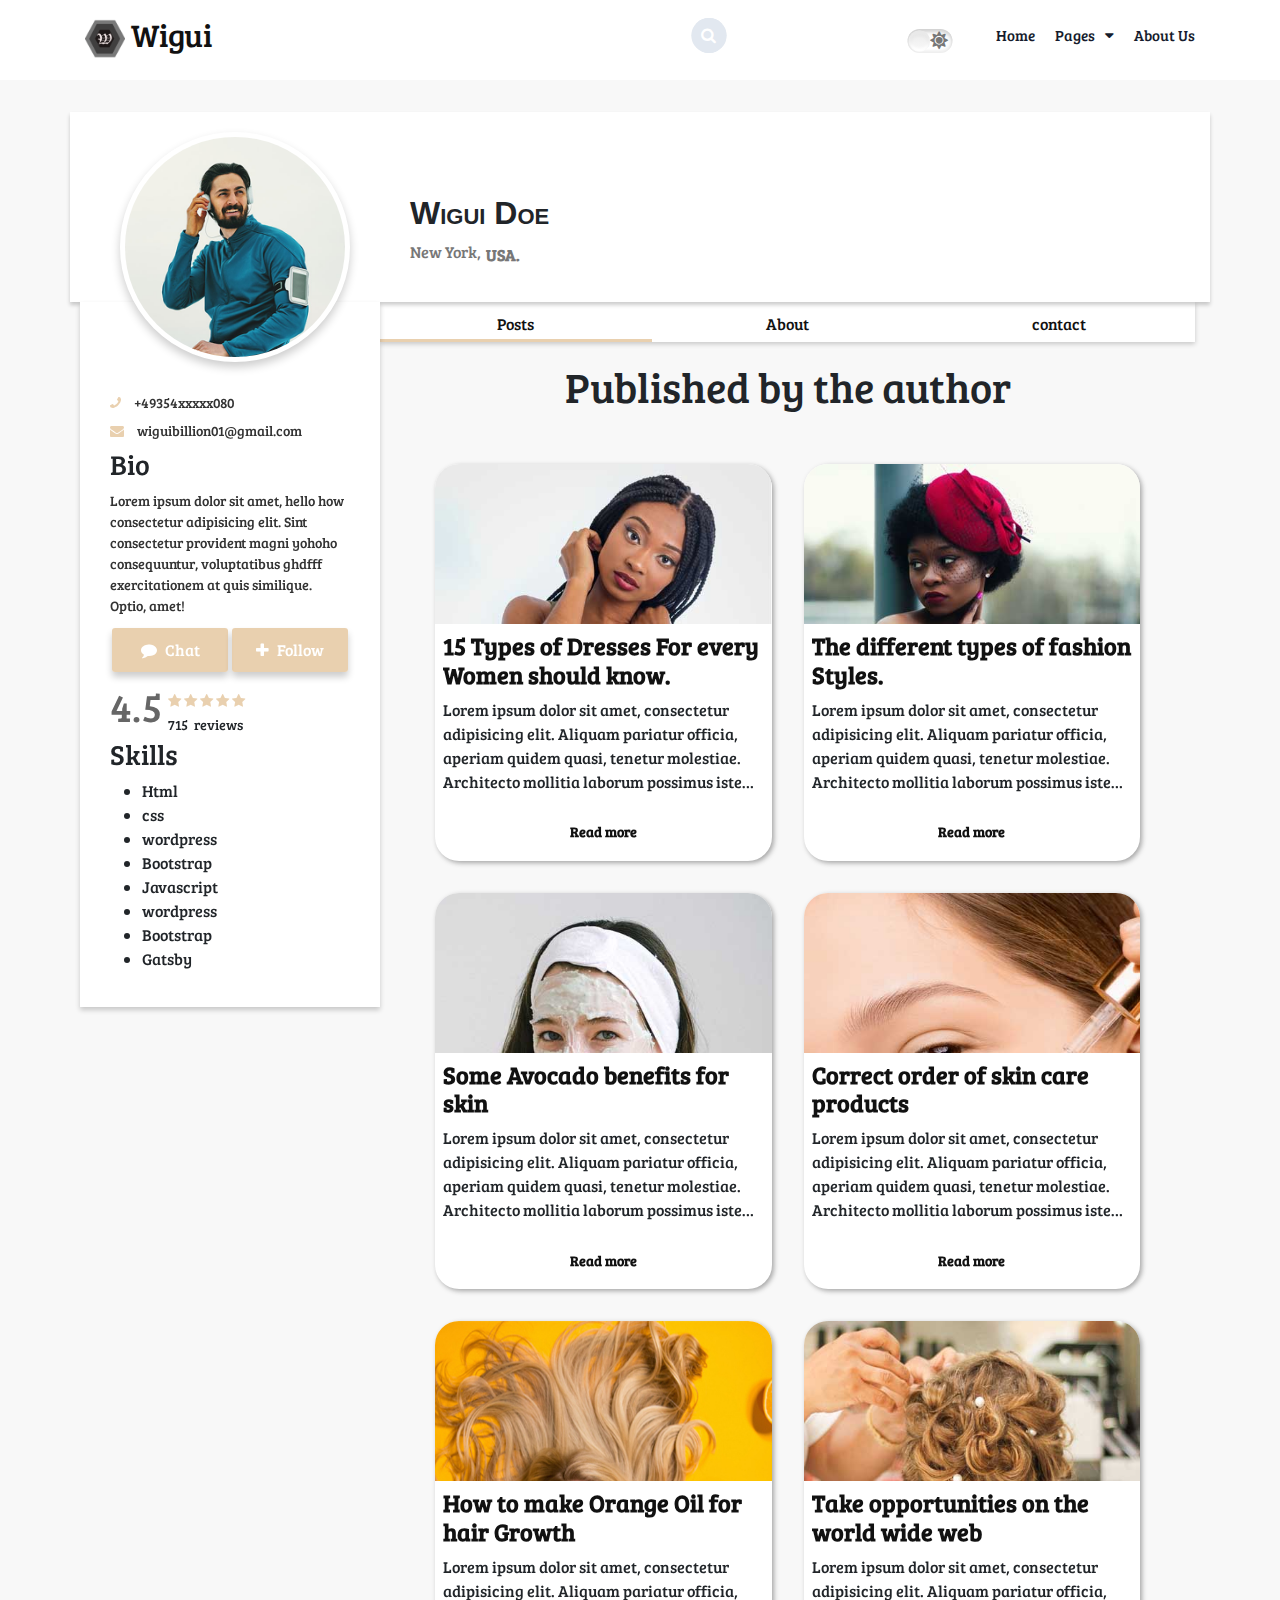
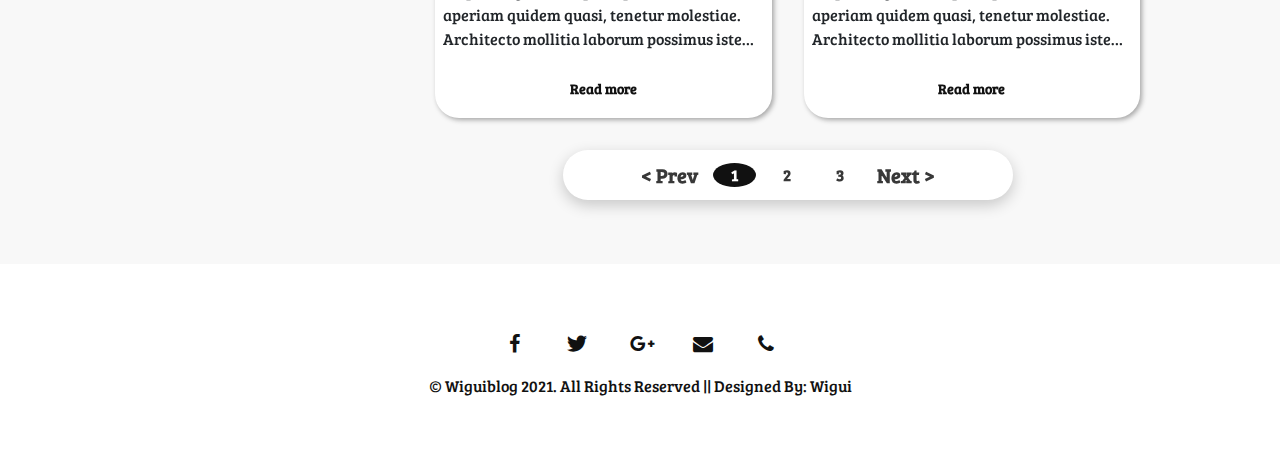
<file: author.html>
<!--
  Template Name   : Wigui - Beauty | The Multi-Purpose HTML5 Blog Template
  Author          : Wiguibillion - Desor Guishny
  ThemeForest     : https://themeforest.net/user/desorgui
  Contact         : wiguibillion@gmail.com
  Created         : June 5th 2021
  License         : You must have a valid license purchased only from themeforest(the above link) in order to legally use the theme for your project.
-->
<!DOCTYPE html>
<html lang="zxx">
<!-- :: Head -->

<head>
	<meta charset="utf-8" />
	<meta name="author" content="Wiguibillion - Desor Guishny" />
	<meta name="description" content="Here is a precise description of my awesome webpage." />
	<meta name="theme-color" content="rgba(222, 184, 135, 0.664)" />
	<meta name="viewport" content="width=device-width, initial-scale=1, shrink-to-fit=no" />
	<meta name="keywords" content="wigui, education, beauty, blog, personal, news, creative, clean, technology, multipurpose, product, product launch, responsive, software, startup" />
		<title>Author</title>

		<link rel="icon" type="image/png" href="img/logo2.png" />

		<!--:: CSS Files -->
		<link rel="stylesheet" href="fontawesome/css/all.css" type="text/css" />
		<link rel="stylesheet" href="./assets/css/lib/bootstrap.css" />
		<link rel="stylesheet" href="./assets/css/lib/font-awesome.min.css" />
		<link
			rel="stylesheet"
			href="./assets/css/theme/style.css"
			type="text/css"
		/>
		<link rel="stylesheet" href="./assets/css/theme/author.css" />
		<link rel="stylesheet" href="./assets/css/theme/dark.css" type="text/css" />
	</head>
	<body>
		<div class="topHeader">
			<!-- :: Navbar -->
			<nav class="th-nav-st1">
				<div class="container">
					<!-- nav content -->
					<div
						class="
							nav-content
							d-flex
							align-items-center
							justify-content-between
						"
					>
						<!-- brand -->
						<a href="index.html" class="brand">
							<img
								src="img/logo2.png"
								class="img-fluid"
								alt="logo"
								loading="lazy"
								decoding="async"
							/>
							Wigui
						</a>

						<!-- Search -->
						<div class="search_container" id="search_containerId">
							<div class="searchBox">
								<input type="checkbox" class="searchCheck" id="searchCheck" />
								<input
									class="searchInput"
									type="text"
									name="search"
									placeholder="Search"
								/>
								<button class="searchButton">
									<i class="fa fa-search"></i>
								</button>
							</div>
						</div>
						<!-- togle dark/light-->
						<a href="javascript:void(0);" class="sun">
							<i class="fas fa-sun"></i>
						</a>
						<a href="javascript:void(0);" class="moon">
							<i class="fas fa-moon"></i>
						</a>
						<div class="toggle">
							<input type="checkbox" class="checkbox" id="chk" />
							<div class="label">
								<i class="fas fa-moon"></i>
								<i class="fas fa-sun"></i>
								<div class="ball" onClick="too()"></div>
							</div>
						</div>
						<!-- links -->

						<ul
							class="
								nav-links
								list-unstyled
								d-lg-flex
								align-items-center
								justify-content-end
								mb-0
							"
						>
							<!-- nav item has dropdown -->
							<li class="th-nav-item position-relative">
								<a
									href="index.html"
									class="
										position-relative
										d-flex
										align-items-center
										justify-content-lg-center justify-content-between
										text-capitalize
									"
									>home</a
								>
								
							</li>

							<!-- nav item has dropdown -->
							<li class="th-nav-item has-dropdown position-relative">
								<a
									href="#"
									onclick="return false;"
									class="
										position-relative
										d-flex
										align-items-center
										justify-content-lg-center justify-content-between
										text-capitalize
									"
									>pages</a
								>
								<!-- dropdown list -->
								<ul class="th-dropdown-list list-unstyled mb-0">
									<!-- dropdown Item -->
									<li class="th-dropdown-item">
										<a
											href="author.html"
											class="
												position-relative
												d-flex
												align-items-center
												justify-content-between
												text-capitalize
											"
											>Author</a
										>
									</li>
									<!-- dropdown Item -->
									<li class="th-dropdown-item">
										<a
											href="category.html"
											class="
												position-relative
												d-flex
												align-items-center
												justify-content-between
												text-capitalize
											"
											>Category</a
										>
									</li>
									
									<!-- dropdown Item -->
									<li class="th-dropdown-item">
										<a
											href="single.html"
											class="
												position-relative
												d-flex
												align-items-center
												justify-content-between
												text-capitalize
											"
											>Single</a
										>
									</li>
								</ul>
							</li>

							<!-- nav item -->
							<li class="th-nav-item position-relative">
								<a
									href="#"
									onclick="return false;"
									class="
										position-relative
										d-flex
										align-items-center
										justify-content-lg-center justify-content-between
										text-capitalize
									"
									>About Us</a
								>
							</li>
						</ul>

						<!-- toggler Menu-->
						<button class="nav-toggler d-lg-none d-block" id="nav_toggler">
							<span class="d-block w-100"></span>
							<span class="d-block w-100"></span>
							<span class="d-block w-100"></span>
						</button>
					</div>
				</div>
			</nav>
			<!--Search max width 991px-->
			<div class="search">
				<input
					class="searchInput2"
					type="text"
					name="Search2"
					placeholder="Search"
				/>
				<button class="searchButton2">
					<i class="fa fa-search"></i>
				</button>
			</div>
		</div>
		<div class="contentfull">
			<!--Author Profile Header-->
			<div class="profile-header">
				<!--Profile Image-->
				<div class="profile-img">
					<img
						src="img/Author.jpg"
						width="200"
						loading="lazy"
						decoding="async"
						alt="Profile Image"
					/>
				</div>

				<!--Author Profil Information-->
				<div class="profile-navig-info">
					<h3 class="user-name">Wigui Doe</h3>
					<div class="address">
						<p id="state" class="state">New York,</p>
						<span id="country" class="country">USA.</span>
					</div>
				</div>
			</div>

			<div class="main-bd">
				<!--Left Side Information-->
				<div class="left-side">
					<div class="profile-side">
						<p class="mobile-no"><i class="fa fa-phone"></i> +49354xxxxx080</p>
						<p class="user-mail">
							<i class="fa fa-envelope"></i> wiguibillion01@gmail.com
						</p>
						<div class="user-bio">
							<h3>Bio</h3>
							<p class="bio">
								Lorem ipsum dolor sit amet, hello how consectetur adipisicing
								elit. Sint consectetur provident magni yohoho consequuntur,
								voluptatibus ghdfff exercitationem at quis similique. Optio,
								amet!
							</p>
						</div>
						<div class="profile-btn">
							<button class="chatbtn" id="chatBtn">
								<i class="fa fa-comment"></i> Chat
							</button>
							<button class="followbtn" id="Follow-author">
								<i class="fa fa-plus"></i> Follow
							</button>
						</div>
						<div class="user-rating">
							<h3 class="rating">4.5</h3>
							<div class="rate">
								<div class="star-outer">
									<div class="star-inner">
										<i class="fa fa-star"></i>
										<i class="fa fa-star"></i>
										<i class="fa fa-star"></i>
										<i class="fa fa-star"></i>
										<i class="fa fa-star"></i>
									</div>
								</div>
								<span class="no-of-user-rate"
									><span>715</span>&nbsp;&nbsp;reviews</span
								>
							</div>
						</div>
						<h3>Skills</h3>
						<ul>
							<li>Html</li>
							<li>css</li>
							<li>wordpress</li>
							<li>Bootstrap</li>
							<li>Javascript</li>
							<li>wordpress</li>
							<li>Bootstrap</li>
							<li>Gatsby</li>
						</ul>
					</div>
				</div>
				<div class="right-side">
					<!--Author Navigation-->
					<div class="navig">
						<ul>
							<li><a href="#posts" class="user-post">Posts</a></li>
							<li><a href="#about" class="user-post">About</a></li>
							<li><a href="#contact" class="user-post">contact</a></li>
						</ul>
					</div>
					<div class="profile-body">
						<div id="posts" class="profile-posts tab">
							<div class="profile-posts-content">
								<h1>Published by the author</h1>
								<div class="posts-wrapper">
									<div class="post-grid-space">
										<!--vertical medium Post start-->
										<div class="author_post post_hover_display">
											<div class="image">
												<img
													decoding="async"
													src="beauty/clothes/beauty(12).jpg"
													alt="Image text reference"
													loading="lazy"
												/>

												<div class="gradient"></div>
												<div class="info">
													<!--Avatar Post Author-->
													<div class="avatar1">
														<img
															loading="lazy"
															decoding="async"
															src="Author_img/1.jpg"
															alt="Image text reference"
														/>
													</div>
													<!--Post Author name and meta data-->
													<div class="post_card_info1">
														<a href="author.html"
															><div class="author">Wigui Doe</div></a
														>
														<p class="post-meta">
															<span class="tie-date">
																<i class="fa fa-clock-o" aria-hidden="true"></i>
																January 28, 2021
															</span>
															<span class="post-views">
																<i class="fa fa-eye" aria-hidden="true"></i>28
															</span>
														</p>
													</div>
												</div>
											</div>
											<div class="text">
												<h3>
													<!--Post Title-->
													<a href="single.html"
														>15 Types of Dresses For every Women should know.</a
													>
												</h3>
												<!--Short text description-->
												<p>
													Lorem ipsum dolor sit amet, consectetur adipisicing elit. Aliquam
													pariatur officia, aperiam quidem quasi, tenetur molestiae. Architecto
													mollitia laborum possimus iste esse. Perferendis tempora consectetur,
													quae qui nihil voluptas.
												</p>
												<!--Readmore Link-->
												<a href="#" class="readmore_link">Read more</a>
											</div>
										</div>
										<!--vertical medium Post end-->
									</div>
									<div class="post-grid-space">
										<!--vertical medium Post start-->
										<div class="author_post post_hover_display">
											<div class="image">
												<img
													decoding="async"
													src="beauty/clothes/newb(12).jpg"
													alt="Image text reference"
													loading="lazy"
												/>
												<div class="gradient"></div>
												<div class="info">
													<!--Avatar Post Author-->
													<div class="avatar1">
														<img
															loading="lazy"
															decoding="async"
															src="Author_img/1.jpg"
															alt="Image text reference"
														/>
													</div>
													<!--Post Author name and meta data-->
													<div class="post_card_info1">
														<a href="author.html"
															><div class="author">Wigui Doe</div></a
														>
														<p class="post-meta">
															<span class="tie-date">
																<i class="fa fa-clock-o" aria-hidden="true"></i>
																January 28, 2021
															</span>
															<span class="post-views">
																<i class="fa fa-eye" aria-hidden="true"></i>28
															</span>
														</p>
													</div>
												</div>
											</div>
											<div class="text">
												<h3>
													<!--Post Title-->
													<a href="single.html"
														>The different types of fashion Styles.</a
													>
												</h3>
												<!--Short text description-->
												<p>
													Lorem ipsum dolor sit amet, consectetur adipisicing elit. Aliquam
													pariatur officia, aperiam quidem quasi, tenetur molestiae. Architecto
													mollitia laborum possimus iste esse. Perferendis tempora consectetur,
													quae qui nihil voluptas.
												</p>
												<!--Readmore Link-->
												<a href="#" class="readmore_link">Read more</a>
											</div>
										</div>
										<!--vertical medium Post end-->
									</div>
									<div class="post-grid-space">
										<!--vertical medium Post start-->
										<div class="author_post post_hover_display">
											<div class="image">
												<img
													decoding="async"
													src="beauty/face/facerecipe.jpg"
													alt="Image text reference"
													loading="lazy"
												/>

												<div class="gradient"></div>
												<div class="info">
													<!--Avatar Post Author-->
													<div class="avatar1">
														<img
															loading="lazy"
															decoding="async"
															src="Author_img/1.jpg"
															alt="Image text reference"
														/>
													</div>
													<!--Post Author name and meta data-->
													<div class="post_card_info1">
														<a href="author.html"
															><div class="author">Wigui Doe</div></a
														>
														<p class="post-meta">
															<span class="tie-date">
																<i class="fa fa-clock-o" aria-hidden="true"></i>
																January 28, 2021
															</span>
															<span class="post-views">
																<i class="fa fa-eye" aria-hidden="true"></i>28
															</span>
														</p>
													</div>
												</div>
											</div>
											<div class="text">
												<h3>
													<!--Post Title-->
													<a href="single.html"
														>Some Avocado benefits for skin</a
													>
												</h3>
												<!--Short text description-->
												<p>
													Lorem ipsum dolor sit amet, consectetur adipisicing elit. Aliquam
													pariatur officia, aperiam quidem quasi, tenetur molestiae. Architecto
													mollitia laborum possimus iste esse. Perferendis tempora consectetur,
													quae qui nihil voluptas.
												</p>
												<!--Readmore Link-->
												<a href="#" class="readmore_link">Read more</a>
											</div>
										</div>
										<!--vertical medium Post end-->
									</div>
									<div class="post-grid-space">
										<!--vertical medium Post start-->
										<div class="author_post post_hover_display">
											<div class="image">
												<img
													decoding="async"
													src="beauty/face/newb(25).jpg"
													alt="Image text reference"
													loading="lazy"
												/>

												<div class="gradient"></div>
												<div class="info">
													<!--Avatar Post Author-->
													<div class="avatar1">
														<img
															loading="lazy"
															decoding="async"
															src="Author_img/1.jpg"
															alt="Image text reference"
														/>
													</div>
													<!--Post Author name and meta data-->
													<div class="post_card_info1">
														<a href="author.html"
															><div class="author">Wigui Doe</div></a
														>
														<p class="post-meta">
															<span class="tie-date">
																<i class="fa fa-clock-o" aria-hidden="true"></i>
																January 28, 2021
															</span>
															<span class="post-views">
																<i class="fa fa-eye" aria-hidden="true"></i>28
															</span>
														</p>
													</div>
												</div>
											</div>
											<div class="text">
												<h3>
													<!--Post Title-->
													<a href="single.html"
														>Correct order of skin care products</a
													>
												</h3>
												<!--Short text description-->
												<p>
													Lorem ipsum dolor sit amet, consectetur adipisicing elit. Aliquam
													pariatur officia, aperiam quidem quasi, tenetur molestiae. Architecto
													mollitia laborum possimus iste esse. Perferendis tempora consectetur,
													quae qui nihil voluptas.
												</p>
												<!--Readmore Link-->
												<a href="#" class="readmore_link">Read more</a>
											</div>
										</div>
										<!--vertical medium Post end-->
									</div>
									<div class="post-grid-space">
										<!--vertical medium Post start-->
										<div class="author_post post_hover_display">
											<div class="image">
												<img
													decoding="async"
													src="beauty/hair/newb(19).jpg"
													alt="Image text reference"
													loading="lazy"
												/>

												<div class="gradient"></div>
												<div class="info">
													<!--Avatar Post Author-->
													<div class="avatar1">
														<img
															loading="lazy"
															decoding="async"
															src="Author_img/1.jpg"
															alt="Image text reference"
														/>
													</div>
													<!--Post Author name and meta data-->
													<div class="post_card_info1">
														<a href="author.html"
															><div class="author">Wigui Doe</div></a
														>
														<p class="post-meta">
															<span class="tie-date">
																<i class="fa fa-clock-o" aria-hidden="true"></i>
																January 28, 2021
															</span>
															<span class="post-views">
																<i class="fa fa-eye" aria-hidden="true"></i>28
															</span>
														</p>
													</div>
												</div>
											</div>
											<div class="text">
												<h3>
													<!--Post Title-->
													<a href="single.html"
														>How to make Orange Oil for hair Growth</a
													>
												</h3>
												<!--Short text description-->
												<p>
													Lorem ipsum dolor sit amet, consectetur adipisicing elit. Aliquam
													pariatur officia, aperiam quidem quasi, tenetur molestiae. Architecto
													mollitia laborum possimus iste esse. Perferendis tempora consectetur,
													quae qui nihil voluptas.
												</p>
												<!--Readmore Link-->
												<a href="#" class="readmore_link">Read more</a>
											</div>
										</div>
										<!--vertical medium Post end-->
									</div>
									<div class="post-grid-space">
										<!--vertical medium Post start-->
										<div class="author_post post_hover_display">
											<div class="image">
												<img
													decoding="async"
													src="beauty/hair/newb(10).jpg"
													alt="Image text reference"
													loading="lazy"
												/>

												<div class="gradient"></div>
												<div class="info">
													<!--Avatar Post Author-->
													<div class="avatar1">
														<img
															loading="lazy"
															decoding="async"
															src="Author_img/1.jpg"
															alt="Image text reference"
														/>
													</div>
													<!--Post Author name and meta data-->
													<div class="post_card_info1">
														<a href="author.html"
															><div class="author">Wigui Doe</div></a
														>
														<p class="post-meta">
															<span class="tie-date">
																<i class="fa fa-clock-o" aria-hidden="true"></i>
																January 28, 2021
															</span>
															<span class="post-views">
																<i class="fa fa-eye" aria-hidden="true"></i>28
															</span>
														</p>
													</div>
												</div>
											</div>
											<div class="text">
												<h3>
													<!--Post Title-->
													<a href="single.html"
														>Take opportunities on the world wide web</a
													>
												</h3>
												<!--Short text description-->
												<p>
													Lorem ipsum dolor sit amet, consectetur adipisicing elit. Aliquam
													pariatur officia, aperiam quidem quasi, tenetur molestiae. Architecto
													mollitia laborum possimus iste esse. Perferendis tempora consectetur,
													quae qui nihil voluptas.
												</p>
												<!--Readmore Link-->
												<a href="#" class="readmore_link">Read more</a>
											</div>
										</div>
										<!--vertical medium Post end-->
									</div>
								</div>
								<!--Pagination section-->
								<ul class="pagination">
									<li><a href="#" class="prev">&lt; Prev</a></li>
									<li class="pageNumber active"><a href="#">1</a></li>
									<li class="pageNumber"><a href="#">2</a></li>
									<li class="pageNumber"><a href="#">3</a></li>
									<li><a href="#" class="next">Next ></a></li>
								</ul>
							</div>
						</div>
						<div id="about" class="profile-About tab">
							<h1>About</h1>
							<p>
								Lorem ipsum dolor sit amet, consectetur adipisicing elit.
								Aliquam pariatur officia, aperiam quidem quasi, tenetur
								molestiae. Architecto mollitia laborum possimus iste esse.
								Perferendis tempora consectetur, quae qui nihil voluptas.
								Maiores debitis repellendus excepturi quisquam temporibus quam
								nobis voluptatem, reiciendis distinctio deserunt vitae! Maxime
								provident, distinctio animi commodi nemo, eveniet fugit porro
								quos nesciunt quidem a, corporis nisi dolorum minus sit eaque
								error sequi ullam. Quidem ut fugiat, praesentium velit aliquam!
							</p>
						</div>
						<div id="contact" class="profile-settings tab">
							<div class="account-setting">
								<div class="container_section">
									<h1 class="text_category text_3d">Contact Wigui</h1>
									<!--Section Contact-->
									<div class="contact">
										<div class="container">
											<div class="content">
												<form class="contact__form">
													<!--Contact Info-->
													<div class="contact__form-info">
														<!--Name Field-->
														<div class="contact__form-field">
															<input
																id="contact__form-label-name"
																name="name"
																placeholder="Name"
																type="text"
																class="contact__form-input"
															/>
															<label
																class="contact__form-label"
																for="contact__form-label-name"
															>
																<span class="contact__form-label-text"
																	>Your Name</span
																>
															</label>
														</div>
														<!--Email Field-->
														<div class="contact__form-field">
															<input
																id="contact__form-label-mail"
																name="email"
																placeholder="E-mail"
																type="text"
																class="contact__form-input"
															/>
															<label
																class="contact__form-label"
																for="contact__form-label-mail"
															>
																<span class="contact__form-label-text"
																	>Your E-mail</span
																>
															</label>
														</div>
														<!--Phone Field-->
														<div class="contact__form-field">
															<input
																id="contact__form-label-site"
																name="phone"
																placeholder="Phone"
																type="text"
																class="contact__form-input"
															/>
															<label
																class="contact__form-label"
																for="contact__form-label-site"
															>
																<span class="contact__form-label-text"
																	>Your Phone</span
																>
															</label>
														</div>
													</div>
													<!--Message Form-->
													<div class="contact__form-text">
														<!--Message Field-->
														<div class="contact__form-field">
															<textarea
																id="contact__form-label-text"
																name="author"
																placeholder="Express your thoughts"
																class="
																	contact__form-input contact__form-textarea
																"
															></textarea>
															<label
																class="contact__form-label"
																for="contact__form-label-text"
															>
																<span class="contact__form-label-text"
																	>Express your thoughts</span
																>
															</label>
														</div>
													</div>
													<!--Submit Button-->
													<button
														name="submit"
														type="submit"
														id="submit"
														class="contact__form-submit"
														style="align-items: center"
													>
														Send
														<i
															class="fa fa-paper-plane"
															style="font-size: 1.2em"
														></i>
													</button>
												</form>

												<div class="contact__list">
													<!-- contact -->
												</div>
											</div>
										</div>
									</div>
								</div>
								<!--End Section contact-->
							</div>
						</div>
					</div>
				</div>
			</div>
		</div>

		<!--Footer Section-->
		<footer>
			<div class="footer">
				<a href="facebook.com"><i class="fa fa-facebook-f"></i></a>
				<a href="twitter.com"><i class="fab fa-twitter "></i></a>
				<a href="google.com"><i class="fab fa-google-plus-g"></i></a>
				<a href="gmail.com"><i class="fa fa-envelope"></i></a>
				<a href="contact.html"><i class="fa fa-phone"></i></a>
				<p>
					© Wiguiblog 2021. All Rights Reserved || Designed By:
					<a href="themeforest.net/desorgui">Wigui</a>
				</p>
			</div>
		</footer>
		<!--End Footer Section-->
		
		<!-- :: Scripts -->
		<script src="./assets/js/lib/jquery-3.3.1.min.js"></script>
		<script src="./assets/js/lib/bootstrap.min.js"></script>
		<script src="./assets/js/lib/fontAwesome.js"></script>
		<script src="./assets/js/theme/theme.js"></script>
	</body>
</html>
</file>
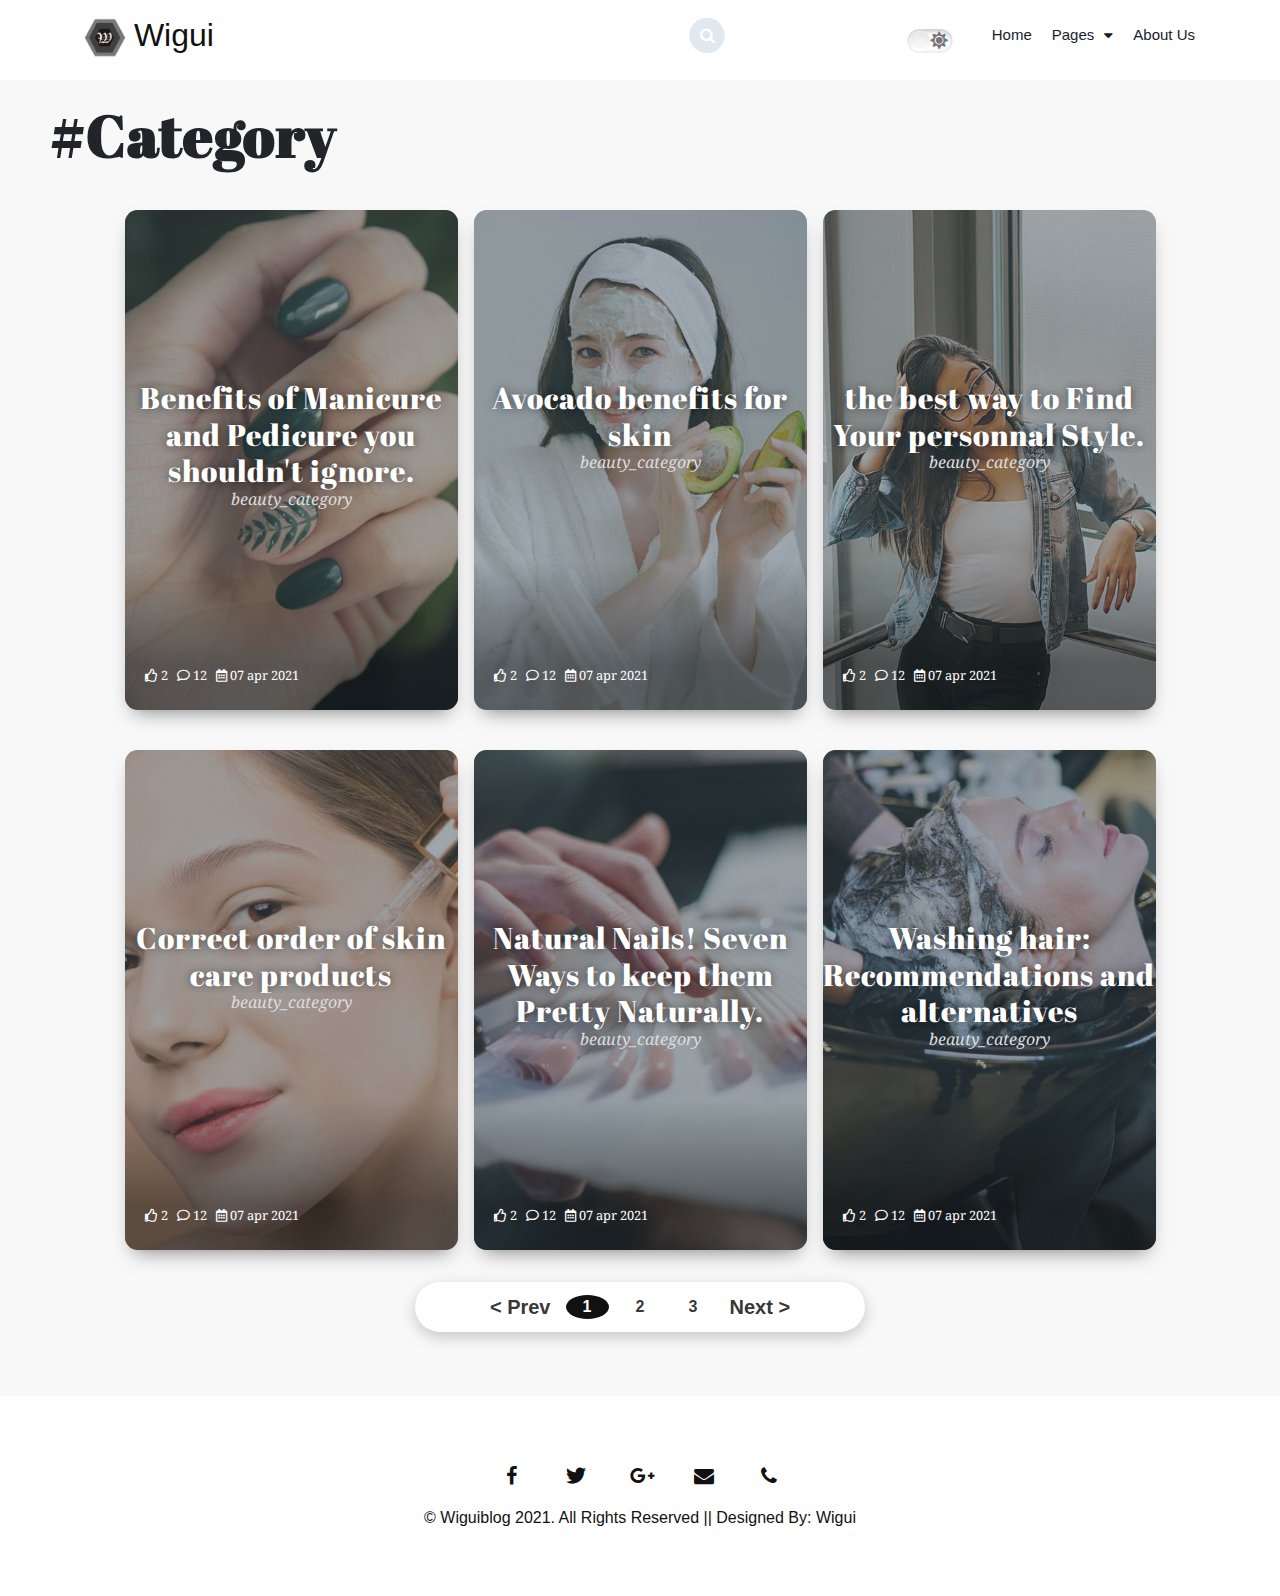
<file: category.html>
<!--
  Template Name   : Wigui - Beauty | The Multi-Purpose HTML5 Blog Template
  Author          : Wiguibillion - Desor Guishny
  ThemeForest     : https://themeforest.net/user/desorgui
  Contact         : wiguibillion@gmail.com
  Created         : June 5th 2021
  License         : You must have a valid license purchased only from themeforest(the above link) in order to legally use the theme for your project.
-->
<!DOCTYPE html>
<html lang="zxx">
<!-- :: Head -->

<head>
	<meta charset="utf-8" />
	<meta name="author" content="Wiguibillion - Desor Guishny" />
	<meta name="description" content="Here is a precise description of my awesome webpage." />
	<meta name="theme-color" content="rgba(222, 184, 135, 0.664)" />
	<meta name="viewport" content="width=device-width, initial-scale=1, shrink-to-fit=no" />
	<meta name="keywords" content="wigui, education, beauty, blog, personal, news, creative, clean, technology, multipurpose, product, product launch, responsive, software, startup" />
		<link rel="icon" type="image/png" href="img/logo2.png" />

		<!--:: CSS Files -->
		<link rel="stylesheet" href="fontawesome/css/all.css" type="text/css" />
		<link rel="stylesheet" href="./assets/css/lib/bootstrap.css" />
		<link rel="stylesheet" href="./assets/css/lib/font-awesome.min.css" />
		<link
			rel="stylesheet"
			href="./assets/css/theme/style.css"
			type="text/css"
		/>
		<link rel="stylesheet" href="./assets/css/theme/category.css" />
		<link rel="stylesheet" href="./assets/css/theme/dark.css" type="text/css" />
		<title>Category</title>
	</head>
	<body>
		<div class="topHeader">
			<!-- :: Navbar -->
			<nav class="th-nav-st1">
				<div class="container">
					<!-- nav content -->
					<div
						class="
							nav-content
							d-flex
							align-items-center
							justify-content-between
						"
					>
						<!-- brand -->
						<a href="index.html" class="brand">
							<img
								src="img/logo2.png"
								class="img-fluid"
								alt="logo"
								loading="lazy"
								decoding="async"
							/>
							Wigui
						</a>

						<!-- Search -->
						<div class="search_container" id="search_containerId">
							<div class="searchBox">
								<input type="checkbox" class="searchCheck" id="searchCheck" />
								<input
									class="searchInput"
									type="text"
									name="search"
									placeholder="Search"
								/>
								<button class="searchButton">
									<i class="fa fa-search"></i>
								</button>
							</div>
						</div>
						<!-- togle dark/light-->
						<a href="javascript:void(0);" class="sun">
							<i class="fas fa-sun"></i>
						</a>
						<a href="javascript:void(0);" class="moon">
							<i class="fas fa-moon"></i>
						</a>
						<div class="toggle">
							<input type="checkbox" class="checkbox" id="chk" />
							<div class="label">
								<i class="fas fa-moon"></i>
								<i class="fas fa-sun"></i>
								<div class="ball" onClick="too()"></div>
							</div>
						</div>
						<!-- links -->

						<ul
							class="
								nav-links
								list-unstyled
								d-lg-flex
								align-items-center
								justify-content-end
								mb-0
							"
						>
							<!-- nav item has dropdown -->
							<li class="th-nav-item position-relative">
								<a
									href="index.html"
									class="
										position-relative
										d-flex
										align-items-center
										justify-content-lg-center justify-content-between
										text-capitalize
									"
									>home</a
								>
								
							</li>

							<!-- nav item has dropdown -->
							<li class="th-nav-item has-dropdown position-relative">
								<a
									href="#"
									onclick="return false;"
									class="
										position-relative
										d-flex
										align-items-center
										justify-content-lg-center justify-content-between
										text-capitalize
									"
									>pages</a
								>
								<!-- dropdown list -->
								<ul class="th-dropdown-list list-unstyled mb-0">
									<!-- dropdown Item -->
									<li class="th-dropdown-item">
										<a
											href="author.html"
											class="
												position-relative
												d-flex
												align-items-center
												justify-content-between
												text-capitalize
											"
											>Author</a
										>
									</li>
									<!-- dropdown Item -->
									<li class="th-dropdown-item">
										<a
											href="category.html"
											class="
												position-relative
												d-flex
												align-items-center
												justify-content-between
												text-capitalize
											"
											>Category</a
										>
									</li>
									
									<!-- dropdown Item -->
									<li class="th-dropdown-item">
										<a
											href="single.html"
											class="
												position-relative
												d-flex
												align-items-center
												justify-content-between
												text-capitalize
											"
											>Single</a
										>
									</li>
								</ul>
							</li>

							<!-- nav item -->
							<li class="th-nav-item position-relative">
								<a
									href="#"
									onclick="return false;"
									class="
										position-relative
										d-flex
										align-items-center
										justify-content-lg-center justify-content-between
										text-capitalize
									"
									>About Us</a
								>
							</li>
						</ul>

						<!-- toggler Menu-->
						<button class="nav-toggler d-lg-none d-block" id="nav_toggler">
							<span class="d-block w-100"></span>
							<span class="d-block w-100"></span>
							<span class="d-block w-100"></span>
						</button>
					</div>
				</div>
			</nav>
			<!--Search max width 991px-->
			<div class="search">
				<input
					class="searchInput2"
					type="text"
					name="Search2"
					placeholder="Search"
				/>
				<button class="searchButton2">
					<i class="fa fa-search"></i>
				</button>
			</div>
		</div>
		<div class="master_container">
		<!--post-->
		<h1 class="category_tag">#Category</h1>
		<div class="container">
			<div class="container_card">
				<!--Blog Card begin-->
				<div class="blog-card spring-fever">
					<img
						loading="lazy"
						decoding="async"
						src="beauty/nails/newb(16).jpg"
						alt="illustration_image"
						class="card_image"
					/>
					<div class="title-content">
						<h3>
							<a href="single.html"
								>Benefits of Manicure and Pedicure you shouldn't ignore.</a
							>
						</h3>
						<div class="card_category">
							<a href="category.html">beauty_category</a>
						</div>
					</div>
					<div class="card-info">
						Lorem ipsum dolor sit amet, consectetur adipisicing elit, sed do
						eiusmod tempor incididunt ut labore et dolore magna aliqua. Ut enim
						ad minim...
						<a href="single.html">Read More</a>
					</div>
					<div class="utility-info">
						<ul class="utility-list">
							<li><span class="far fa-thumbs-up"></span><a href="#"> 2</a></li>
							<li><span class="far fa-comment"></span><a href="#"> 12</a></li>
							<li><span class="far fa-calendar"></span> 07 apr 2021</li>
						</ul>
					</div>
					<div class="gradient-overlay"></div>
					<div class="color-overlay"></div>
				</div>
				<!--Blog Card End-->

				<!--Blog Card begin-->
				<div class="blog-card spring-fever">
					<img
						loading="lazy"
						decoding="async"
						src="beauty/face/facerecipe.jpg"
						alt="illustration_image"
						class="card_image"
					/>
					<div class="title-content">
						<h3>
							<a href="single.html"
								>Avocado benefits for skin</a
							>
						</h3>
						<div class="card_category">
							<a href="category.html">beauty_category</a>
						</div>
					</div>
					<div class="card-info">
						Lorem ipsum dolor sit amet, consectetur adipisicing elit, sed do
						eiusmod tempor incididunt ut labore et dolore magna aliqua. Ut enim
						ad minim...
						<a href="single.html">Read More</a>
					</div>
					<div class="utility-info">
						<ul class="utility-list">
							<li><span class="far fa-thumbs-up"></span><a href="#"> 2</a></li>
							<li><span class="far fa-comment"></span><a href="#"> 12</a></li>
							<li><span class="far fa-calendar"></span> 07 apr 2021</li>
						</ul>
					</div>
					<div class="gradient-overlay"></div>
					<div class="color-overlay"></div>
				</div>
				<!--Blog Card End-->

				<!--Blog Card begin-->
				<div class="blog-card spring-fever">
					<img
						loading="lazy"
						decoding="async"
						src="beauty/clothes/newb(18).jpg"
						alt="illustration_image"
						class="card_image"
					/>
					<div class="title-content">
						<h3>
							<a href="single.html"
								>the best way to Find Your personnal Style.</a
							>
						</h3>
						<div class="card_category">
							<a href="category.html">beauty_category</a>
						</div>
					</div>
					<div class="card-info">
						Lorem ipsum dolor sit amet, consectetur adipisicing elit, sed do
						eiusmod tempor incididunt ut labore et dolore magna aliqua. Ut enim
						ad minim...
						<a href="single.html">Read More</a>
					</div>
					<div class="utility-info">
						<ul class="utility-list">
							<li><span class="far fa-thumbs-up"></span><a href="#"> 2</a></li>
							<li><span class="far fa-comment"></span><a href="#"> 12</a></li>
							<li><span class="far fa-calendar"></span> 07 apr 2021</li>
						</ul>
					</div>
					<div class="gradient-overlay"></div>
					<div class="color-overlay"></div>
				</div>
				<!--Blog Card End-->

				<!--Blog Card begin-->
				<div class="blog-card spring-fever">
					<img
						loading="lazy"
						decoding="async"
						src="beauty/face/newb(25).jpg"
						alt="illustration_image"
						class="card_image"
					/>
					<div class="title-content">
						<h3>
							<a href="single.html"
								>Correct order of skin care products</a
							>
						</h3>
						<div class="card_category">
							<a href="category.html">beauty_category</a>
						</div>
					</div>
					<div class="card-info">
						Lorem ipsum dolor sit amet, consectetur adipisicing elit, sed do
						eiusmod tempor incididunt ut labore et dolore magna aliqua. Ut enim
						ad minim...
						<a href="single.html">Read More</a>
					</div>
					<div class="utility-info">
						<ul class="utility-list">
							<li><span class="far fa-thumbs-up"></span><a href="#"> 2</a></li>
							<li><span class="far fa-comment"></span><a href="#"> 12</a></li>
							<li><span class="far fa-calendar"></span> 07 apr 2021</li>
						</ul>
					</div>
					<div class="gradient-overlay"></div>
					<div class="color-overlay"></div>
				</div>
				<!--Blog Card End-->

				<!--Blog Card begin-->
				<div class="blog-card spring-fever">
					<img
						loading="lazy"
						decoding="async"
						src="beauty/nails/newb(7).jpg"
						alt="illustration_image"
						class="card_image"
					/>
					<div class="title-content">
						<h3>
							<a href="single.html"
								>Natural Nails! Seven Ways to keep them Pretty Naturally.</a
							>
						</h3>
						<div class="card_category">
							<a href="category.html">beauty_category</a>
						</div>
					</div>
					<div class="card-info">
						Lorem ipsum dolor sit amet, consectetur adipisicing elit, sed do
						eiusmod tempor incididunt ut labore et dolore magna aliqua. Ut enim
						ad minim...
						<a href="single.html">Read More</a>
					</div>
					<div class="utility-info">
						<ul class="utility-list">
							<li><span class="far fa-thumbs-up"></span><a href="#"> 2</a></li>
							<li><span class="far fa-comment"></span><a href="#"> 12</a></li>
							<li><span class="far fa-calendar"></span> 07 apr 2021</li>
						</ul>
					</div>
					<div class="gradient-overlay"></div>
					<div class="color-overlay"></div>
				</div>
				<!--Blog Card End-->

				<!--Blog Card begin-->
				<div class="blog-card spring-fever">
					<img
						loading="lazy"
						decoding="async"
						src="beauty/hair/newb(6).jpg"
						alt="illustration_image"
						class="card_image"
					/>
					<div class="title-content">
						<h3>
							<a href="single.html"
								>Washing hair: Recommendations and alternatives</a
							>
						</h3>
						<div class="card_category">
							<a href="category.html">beauty_category</a>
						</div>
					</div>
					<div class="card-info">
						Lorem ipsum dolor sit amet, consectetur adipisicing elit, sed do
						eiusmod tempor incididunt ut labore et dolore magna aliqua. Ut enim
						ad minim...
						<a href="single.html">Read More</a>
					</div>
					<div class="utility-info">
						<ul class="utility-list">
							<li><span class="far fa-thumbs-up"></span><a href="#"> 2</a></li>
							<li><span class="far fa-comment"></span><a href="#"> 12</a></li>
							<li><span class="far fa-calendar"></span> 07 apr 2021</li>
						</ul>
					</div>
					<div class="gradient-overlay"></div>
					<div class="color-overlay"></div>
				</div>
				<!--Blog Card End-->
			</div>
		</div>
	</div>
		<!--Pagination section-->
		<ul class="pagination">
			<li><a href="#" class="prev">&lt; Prev</a></li>
			<li class="pageNumber active"><a href="#">1</a></li>
			<li class="pageNumber"><a href="#">2</a></li>
			<li class="pageNumber"><a href="#">3</a></li>
			<li><a href="#" class="next">Next ></a></li>
		</ul>
		<!--Footer Section-->
		<footer>
			<div class="footer">
				<a href="facebook.com"><i class="fa fa-facebook-f"></i></a>
				<a href="twitter.com"><i class="fab fa-twitter "></i></a>
				<a href="google.com"><i class="fab fa-google-plus-g"></i></a>
				<a href="gmail.com"><i class="fa fa-envelope"></i></a>
				<a href="contact.html"><i class="fa fa-phone"></i></a>
				<p>
					© Wiguiblog 2021. All Rights Reserved || Designed By:
					<a href="themeforest.net/desorgui">Wigui</a>
				</p>
			</div>
		</footer>
		<!--End Footer Section-->

		<!-- :: Scripts -->
		<script src="./assets/js/lib/jquery-3.3.1.min.js"></script>
		<script src="./assets/js/lib/bootstrap.min.js"></script>
		<script src="./assets/js/lib/fontAwesome.js"></script>
		<script src="./assets/js/theme/theme.js"></script>
	</body>
</html>
</file>
<file: assets/css/theme/style.css>
/*==============================
		Root Color
===============================*/
:root {
	--thGnrlColor: rgba(222, 184, 135, 0.664);
	--th2ndGnrlColor: rgba(222, 184, 135, 0.815);
	--thBlue2: #031c8e;
	--HEXCOLOR: #0078ff;
	--thBlue3: #007bff;
	--thBlue4: #6ab7ca;
	--thChoco: #cc8620;
	--thBlack: #161c2d;
	--thBlack05: rgba(0, 0, 0, 0.05);
	--thBlack10: rgba(0, 0, 0, 0.1);
	--thRed: #cc2020;
	--thBlackOrange: #70412e;
	--thGray: #7a8888;
	--thGray2: #777777;
	--thGray01: rgba(93, 93, 102, 0.1);
	--thwhite4: #eeeeee;
	--thWhite: #ffffff;
	--thtrblack: #111;
	--thWhite3: #f8f8f8;
	--thWhite2: #e2e8f0;
	--thWhite5: #eaeaea;
	--thWhite6: #f9f9f9;
	--thblack3: #cccccc;
}

/*==============================
		General css
===============================*/
body {
	position: relative;
	overflow-x: hidden;
	left: 0;
	-webkit-transition: left 1s cubic-bezier(0.23, 1, 0.32, 1);
	-o-transition: left 1s cubic-bezier(0.23, 1, 0.32, 1);
	transition: left 1s cubic-bezier(0.23, 1, 0.32, 1);
	background: var(--thWhite3);
}
body::after {
	position: fixed;
	content: "";
	top: 0;
	left: 0;
	right: 0;
	bottom: 0;
	z-index: 3;
	opacity: 0;
	visibility: hidden;
	background: var(--thWhite3);
	-webkit-transition: all 0.25s ease-in-out;
	-o-transition: all 0.25s ease-in-out;
	transition: all 0.25s ease-in-out;
}
body.navbar-activated::after {
	visibility: visible;
	opacity: 0.7;
	background: var(--thtrblack);
}
a {
	text-decoration: none !important;
	color: var(--thtrblack);
}

/*==============================
			Navbar
===============================*/
nav.th-nav-st1 {
	position: relative;
	top: 0;
	left: 0;
	width: 100%;
	height: 5rem;
	background: var(--thWhite);
	margin-left: auto;
	margin-right: auto;
	z-index: 10;
}
nav.th-nav-st1 .container {
	position: relative;
	max-width: 1140px;
}
/*==============================
			Brand (logo)
===============================*/
nav.th-nav-st1 a.brand img {
	height: 40px;
}
a.brand {
	color: var(--thtrblack);
	font-weight: 500;
	font-size: 2em;
}
a.brand:hover {
	color: var(--thtrblack);
}
/*==============================
		Navbar Links
===============================*/
nav.th-nav-st1 ul.nav-links li.th-nav-item:not(:last-child) {
	margin-right: 20px;
}
nav.th-nav-st1 ul.nav-links li.th-nav-item > a {
	height: 70px;
	color: var(--thBlack);
	font-size: 15px;
	font-weight: 500;
}
nav.th-nav-st1 ul.nav-links li.th-nav-item:not(.user-item) > a::before {
	position: absolute;
	content: "";
	left: 0;
	bottom: 16px;
	height: 4px;
	border-radius: 50px;
	width: 0;
	background: var(--thGnrlColor);
	-webkit-transition: width 0.25s ease;
	-o-transition: width 0.25s ease;
	transition: width 0.25s ease;
}
nav.th-nav-st1 ul.nav-links li.th-nav-item:not(.user-item):hover > a::before {
	width: 100%;
}
nav.th-nav-st1 ul.nav-links li.th-nav-item.user-item > a {
	border: 1px solid var(--thGnrlColor);
	background: var(--thGnrlColor);
	padding: 7px 15px;
	height: auto;
	border-radius: 4px;
	color: var(--thWhite);
	-webkit-transition: all 0.25s ease-in-out;
	-o-transition: all 0.25s ease-in-out;
	transition: all 0.25s ease-in-out;
}
nav.th-nav-st1 ul.nav-links li.th-nav-item.user-item > a:hover {
	background: var(--thBlue2);
	color: var(--thWhite);
	border-color: var(--thBlue2);
}

/*==============================
	Nav Item has dropdown
===============================*/
nav.th-nav-st1 li.th-nav-item.has-dropdown > a::after {
	position: relative;
	content: "\f0d7";
	display: inline-block;
	font: normal normal normal 12px/1 FontAwesome;
	font-size: inherit;
	text-rendering: auto;
	-webkit-font-smoothing: antialiased;
	-moz-osx-font-smoothing: grayscale;
	margin-left: 10px;
}
nav.th-nav-st1 li.th-nav-item.has-dropdown ul.th-dropdown-list {
	display: none;
	position: absolute;
	left: 0;
	background: var(--thWhite);
	min-width: 200px;
	padding: 15px;
	border-radius: 0 0 4px 4px;
	-webkit-box-shadow: 0 10px 20px var(--thBlack05);
	box-shadow: 0 10px 20px var(--thBlack05);
	z-index: 9;
}
nav.th-nav-st1 ul.th-dropdown-list li.th-dropdown-item a {
	color: var(--thBlack);
	font-size: 14px;
	font-weight: 500;
	padding: 7px 15px;
	border-radius: 4px;
	z-index: 1;
	overflow: hidden;
	-webkit-transition: all 0.25s ease-in;
	-o-transition: all 0.25s ease-in;
	transition: all 0.25s ease-in;
}
nav.th-nav-st1 ul.th-dropdown-list li.th-dropdown-item a:hover {
	color: var(--thWhite);
}
nav.th-nav-st1 ul.th-dropdown-list li.th-dropdown-item a::before {
	position: absolute;
	content: "";
	top: 10%;
	left: 10%;
	-webkit-transform: translate(-50%, -50%);
	-ms-transform: translate(-50%, -50%);
	transform: translate(-50%, -50%);
	padding: 0;
	border-radius: 50%;
	z-index: -1;
	background: var(--thGnrlColor);
	-webkit-transition: padding 0.05s;
	-o-transition: padding 0.05s;
	transition: padding 0.05s;
}
nav.th-nav-st1 ul.th-dropdown-list li.th-dropdown-item a:hover::before {
	padding: 110%;
	-webkit-transition: padding 0.25s ease-in;
	-o-transition: padding 0.25s ease-in;
	transition: padding 0.25s ease-in;
}

/*==============================
       toggler Nav Button
===============================*/
nav.th-nav-st1 button.nav-toggler {
	padding: 0;
	position: absolute;
	right: 2rem;
	background: transparent;
	min-width: 26px;
	width: 26px;
	height: 26px;
	border: none;
}
nav.th-nav-st1 button.nav-toggler span {
	height: 2px;
	background: var(--thGnrlColor);
}
nav.th-nav-st1 button.nav-toggler span:nth-child(2) {
	margin: 7px 0;
}

button {
	outline: none !important;
	cursor: pointer;
}
.searchCheck {
	position: absolute;
	display: none;
	position: absolute;
}

/*==============================
       toggler dark/light
===============================*/
.checkbox {
	position: absolute;
	display: none;
}
.toggle {
	position: absolute;
	right: 265px;
	display: -webkit-box;
	display: -ms-flexbox;
	display: flex;
	-webkit-box-align: end;
	-ms-flex-align: end;
	align-items: flex-end;
	-webkit-box-pack: end;
	-ms-flex-pack: end;
	justify-content: flex-end;
}
.label {
	margin-top: 12px;
	background: var(--thWhite);
	border-radius: 30px;
	cursor: pointer;
	display: -webkit-box;
	display: -ms-flexbox;
	display: flex;
	-webkit-box-align: center;
	-ms-flex-align: center;
	align-items: center;
	-webkit-box-pack: center;
	-ms-flex-pack: center;
	justify-content: center;
	position: relative;
	width: 30px;
	height: 16px;
	-webkit-transform: scale(1.5);
	-ms-transform: scale(1.5);
	transform: scale(1.5);
	-webkit-box-shadow: inset 0 2px 5px var(--thBlack10),
		inset 0 2px 2px var(--thBlack10), inset 0 -2px 2px var(--thBlack05);
	box-shadow: inset 0 2px 5px var(--thBlack10), inset 0 2px 2px var(--thBlack10),
		inset 0 -2px 2px var(--thBlack05);
	float: right;
}
.label .ball {
	background: -webkit-gradient(
		linear,
		left top,
		left bottom,
		from(var(--thWhite5)),
		to(var(--thWhite6))
	);
	background: -o-linear-gradient(top, var(--thWhite5), var(--thWhite6));
	background: linear-gradient(to bottom, var(--thWhite5), var(--thWhite6));
	border-radius: 50%;
	position: absolute;
	top: 1px;
	left: 1px;
	height: 14px;
	width: 14px;
	-webkit-box-shadow: inset 0 2px 3px var(--thBlack10),
		inset 0 2px 2px var(--thWhite), inset 0 -2px 2px var(--thWhite);
	box-shadow: inset 0 2px 3px var(--thBlack10), inset 0 2px 2px var(--thWhite),
		inset 0 -2px 2px var(--thWhite);
	-webkit-transform: translateX(0px);
	-ms-transform: translateX(0px);
	transform: translateX(0px);
	-webkit-transition: -webkit-transform 0.2s linear;
	transition: -webkit-transform 0.2s linear;
	-o-transition: transform 0.2s linear;
	transition: transform 0.2s linear;
	transition: transform 0.2s linear, -webkit-transform 0.2s linear;
	z-index: 6;
}
.checkbox:checked + .label .ball {
	-webkit-transform: translateX(14px);
	-ms-transform: translateX(14px);
	transform: translateX(14px);
}
.checkbox:checked + .checkbox {
	display: hidden;
}
.fa-moon {
	color: var(--thwhite4);
	font-size: 12px;
}
.fa-sun {
	color: var(--thGray2);
	font-size: 12px;
}
.sun,
.moon {
	display: none;
}
.topHeader {
	width: 100%;
	top: 0;
	z-index: 999;
}

/*==============================
       Search Section
===============================*/
.search_container {
	margin-left: 22%;
	display: -webkit-box;
	display: -ms-flexbox;
	display: flex;
	-webkit-box-align: center;
	-ms-flex-align: center;
	align-items: center;
	-webkit-box-pack: center;
	-ms-flex-pack: center;
	justify-content: center;
}
.searchBox {
	position: relative;
	-webkit-transform: translate(-50%, 0%);
	-ms-transform: translate(-50%, 0%);
	transform: translate(-50%, 0%);
	background: var(--thWhite2);
	height: 35px;
	border-radius: 40px;
	padding: 0px;
}
.searchBox:hover > .searchInput {
	width: 240px;
	padding: 0 6px;
}
.searchBox:hover > .searchButton {
	background: var(--thWhite);
	color: var(--thWhite2);
	border: solid 3px;
}
.searchButton {
	color: var(--thWhite);
	float: right;
	width: 35px;
	height: 35px;
	border-radius: 50%;
	outline: none;
	border: none;
	background: var(--thWhite2);
	display: -webkit-box;
	display: -ms-flexbox;
	display: flex;
	-webkit-box-pack: center;
	-ms-flex-pack: center;
	justify-content: center;
	-webkit-box-align: center;
	-ms-flex-align: center;
	align-items: center;
}
.searchInput {
	border: none;
	background: none;
	outline: none;
	float: left;
	padding: 0;
	font-size: 18px;
	-webkit-transition: 0.4s;
	-o-transition: 0.4s;
	transition: 0.4s;
	line-height: 30px;
	width: 0px;
}

/*==============================
search when screen max width 991px
===============================*/
.search {
	margin-top: -4rem;
	position: absolute;
	width: 100%;
	height: 4rem;
	background-color: var(--thWhite);
	display: -webkit-box;
	display: -ms-flexbox;
	display: flex;
	-webkit-box-pack: center;
	-ms-flex-pack: center;
	justify-content: center;
	-webkit-box-align: center;
	-ms-flex-align: center;
	align-items: center;
	-webkit-box-shadow: 0 0 28px var(--thGray01);
	box-shadow: 0 0 28px var(--thGray01);
	-webkit-transition: margin 0.5s;
	-o-transition: margin 0.5s;
	transition: margin 0.5s;
	z-index: 2;
}
.search .searchInput2 {
	width: 80%;
	outline: none !important;
	border: none;
	font-size: 18px;
	-webkit-box-shadow: 5px 5px 10px var(--thblack3),
		-5px -5px 10px var(--thWhite);
	box-shadow: 5px 5px 10px var(--thblack3), -5px -5px 10px var(--thWhite);
	border-top-left-radius: 10px;
	border-bottom-left-radius: 10px;
}
.search .searchButton2 {
	width: 30px;
	background-color: var(--thWhite);
	border: none;
	color: darkgray;
	-webkit-box-shadow: 5px 5px 10px var(--thblack3),
		-5px -5px 10px var(--thWhite);
	box-shadow: 5px 5px 10px var(--thblack3), -5px -5px 10px var(--thWhite);
	border-top-right-radius: 10px;
	border-bottom-right-radius: 10px;
}
.search .searchInput2,
.searchButton2 {
	height: 2.5rem;
}

/*==============================
       Footer Section
===============================*/
.footer {
	margin-top: 4rem;
	width: 100%;
	padding: 50px 0px;
	background: var(--thWhite);
	background-size: 100% 100%;
	text-align: center;
}
.footer i {
	color: var(--thtrblack);
	padding: 10px;
	height: 40px;
	font-size: 20px;
	width: 40px;
	margin: 10px;
	border-radius: 50%;
	background: var(--thWhite);
	-webkit-transition: 0.5s;
	-o-transition: 0.5s;
	transition: 0.5s;
}
.footer i:hover.fa-facebook-f {
	background: var(--thBlue3);
	color: var(--thWhite);
}
.footer i:hover.fa-twitter {
	background: var(--thBlue4);
	color: var(--thWhite);
}
.footer i:hover.fa-envelope {
	background: var(--thChoco);
	color: var(--thWhite);
}
.footer i:hover.fa-google-plus-g {
	background: var(--thRed);
	color: var(--thWhite);
}
.footer i:hover.fa-phone {
	background: var(--thBlackOrange);
	color: var(--thWhite);
}
.footer p {
	color: var(--thtrblack);
}

/*==============================
       Media Queries
===============================*/
@media screen and (min-width: 991.98px) {
	.search {
		display: none;
	}
}
@media (max-width: 991.98px) {
	.searchInput {
		display: none;
		background: transparent;
	}
	.search_container {
		position: absolute;
		right: 6rem;
		background: transparent;
	}
	button.nav-toggler {
		position: relative;
	}
	a.sun {
		display: -webkit-box;
		display: -ms-flexbox;
		display: flex;
		position: absolute;
		right: 4rem;
		border-radius: 50%;
		width: 40px;
		height: 40px;
		-webkit-box-pack: center;
		-ms-flex-pack: center;
		justify-content: center;
		-webkit-box-align: center;
		-ms-flex-align: center;
		align-items: center;
	}
	.sun i {
		font-size: 1.5em;
		color: var(--thGray);
	}
	.toggle {
		display: none;
	}
	/*==============================
       		  Navbar
	===============================*/
	body.navbar-activated nav.th-nav-st1 ul.nav-links {
		left: 0;
	}
	nav.th-nav-st1 .nav-content {
		height: 69px;
	}
	nav.th-nav-st1 ul.nav-links {
		position: fixed;
		top: 0px;
		bottom: 0;
		padding: 30px 0;
		padding-top: 100px;
		left: -222px;
		background: var(--thWhite);
		-webkit-transition: left 0.25s ease-in-out;
		-o-transition: left 0.25s ease-in-out;
		transition: left 0.25s ease-in-out;
		z-index: -1;
	}
	nav.th-nav-st1 ul.nav-links li.th-nav-item:not(:last-child) {
		margin-right: 0;
	}
	nav.th-nav-st1 ul.nav-links li.th-nav-item > a {
		height: auto;
		padding: 10px 20px;
		width: 220px;
		font-size: 14px;
	}

	nav.th-nav-st1 ul.nav-links li.th-nav-item:not(.user-item) > a::before {
		display: none;
	}
	nav.th-nav-st1 ul.nav-links li.th-nav-item.user-item > a {
		border: none;
		background: var(--thWhite);
		color: var(--thBlack);
		padding: 10px 20px;
		border-radius: 0;
	}
	nav.th-nav-st1 ul.nav-links li.th-nav-item.user-item > a:hover {
		background: transparent;
	}
	nav.th-nav-st1 li.th-nav-item.has-dropdown ul.th-dropdown-list {
		position: relative;
		width: 100%;
		-webkit-box-shadow: none;
		box-shadow: none;
		border-radius: 0;
		background: var(--thWhite2);
	}
	nav.th-nav-st1 ul.th-dropdown-list li.th-dropdown-item a {
		font-size: 14px;
	}
}
</file>
<file: assets/css/theme/beauty.css>
:root {
	--th_White: #fff;
	--th_White2: #fffffc;
	--th_White3: #eae6ed;
	--th_White4: rgba(255, 255, 255, 0.2);
	--th_white5: rgba(255, 255, 255, 0.8);
	--th_Gray: #b4b8ac;
	--th_Gray2: rgb(139, 139, 139);
	--th_color: rgba(222, 184, 135, 0.815);
	--th_color1: rgb(238, 238, 238);
	--th_color2: rgba(0, 0, 0, 0.438);
}
@font-face {
	font-family: Achaf;
	src: url(../../../fonts/Achafsex.ttf);
}
@font-face {
	font-family: hanged;
	src: url(../../../fonts/Hanged\ Letters.ttf);
}
@font-face {
	font-family: nightmare;
	src: url(../../../fonts/NightmarePills-BV2w.ttf);
}

* {
	font-family: -apple-system, BlinkMacSystemFont, "Segoe UI", Roboto, Oxygen,
		Ubuntu, Cantarell, "Open Sans", "Helvetica Neue", sans-serif;
	padding: 0;
	margin: 0;
	-webkit-box-sizing: border-box;
	box-sizing: border-box;
}
html {
	scroll-behavior: smooth;
}
body {
	overflow-x: hidden;
}

/*==============================
		Container Section
===============================*/
.container_section {
	display: -webkit-box;
	display: -ms-flexbox;
	display: flex;
	-ms-flex-wrap: wrap;
	flex-wrap: wrap;
	-webkit-box-pack: space-evenly;
	-ms-flex-pack: space-evenly;
	justify-content: space-evenly;
	-webkit-box-align: center;
	-ms-flex-align: center;
	align-items: center;
	width: 100%;
	max-width: 1300px;
	margin: 2rem auto;
}

/*==============================
		Top Model (Banner)
===============================*/
.topModel {
	position: relative;
	display: -webkit-box;
	display: -ms-flexbox;
	display: flex;
	-webkit-box-pack: center;
	-ms-flex-pack: center;
	justify-content: center;
	-webkit-box-align: center;
	-ms-flex-align: center;
	align-items: center;
	background: var(--thGnrlColor);
	height: 33vw;
	max-height: 470px;
	min-height: 300px;
	border-radius: 0.8rem;
}
.topModel_text {
	position: absolute;
	left: calc(45px + 3vw);
	top: 2rem;
	max-width: 35%;
	color: var(--th_White);
	z-index: 1;
}
.topModel_text h2 {
	font-family: hanged;
	text-align: center;
	font-size: calc(16px + 3vw);
}
.topModel_text p {
	font-size: 1em;
	font-weight: 500;
	text-align: center;
}
.topModel_text_vertical {
	position: absolute;
	left: 1rem;
	font-family: Achaf;
	-webkit-writing-mode: vertical-rl;
	-ms-writing-mode: tb-rl;
	writing-mode: vertical-rl;
	font-size: calc(24px + 3vw);
	-webkit-transform: rotate(180deg);
	-ms-transform: rotate(180deg);
	transform: rotate(180deg);
}
.model_content {
	position: absolute;
	width: 60%;
	height: 100%;
	border: dashed 1.5vw var(--th_Gray);
}
.topModel .model2 {
	-webkit-transform: rotate(10deg);
	-ms-transform: rotate(10deg);
	transform: rotate(10deg);
	border-radius: 0.5rem;
}
.topModel_container {
	position: relative;
	width: 95%;
	overflow-x: visible;
}
.second_model {
	display: -webkit-box;
	display: -ms-flexbox;
	display: flex;
	-webkit-box-pack: center;
	-ms-flex-pack: center;
	justify-content: center;
	background: transparent;
	position: relative;
	width: 50%;
	height: 100%;
	float: right;
	overflow-y: hidden;
	-webkit-transform: translateX(25%);
	-ms-transform: translateX(25%);
	transform: translateX(25%);
}
.model1_img {
	width: 100%;
	height: 100%;
	background: var(--th_White);
}
.model1_img img {
	width: 100%;
	height: 100%;
}
.model2_img {
	width: 100%;
	height: 100%;
	background: var(--th_White);
}
.model2_img img {
	width: 100%;
	height: 100%;
}
.first_model .model1 {
	bottom: -6rem;
	-webkit-transform: rotate(-10deg);
	-ms-transform: rotate(-10deg);
	transform: rotate(-10deg);
}
.first_model {
	display: -webkit-box;
	display: -ms-flexbox;
	display: flex;
	-webkit-box-pack: center;
	-ms-flex-pack: center;
	justify-content: center;
	position: relative;
	width: 50%;
	height: 100%;
	overflow-y: hidden;
	-webkit-transform: translateX(75%);
	-ms-transform: translateX(75%);
	transform: translateX(75%);
}
@media screen and (max-width: 769px) {
	.topModel_container {
		overflow-x: hidden;
	}
	.second_model {
		display: none;
	}
	.first_model {
		width: 70%;
		-webkit-transform: translate(45%);
		-ms-transform: translate(45%);
		transform: translate(45%);
	}
	.topModel .model1 {
		-webkit-transform: rotate(10deg);
		-ms-transform: rotate(10deg);
		transform: rotate(10deg);
		border-radius: 0.5rem;
		bottom: 0;
	}
}
/*==============================
	Category Nav Section
===============================*/
.category_container {
	margin-top: 2rem;
	display: -webkit-box;
	display: -ms-flexbox;
	display: flex;
	-webkit-box-pack: space-evenly;
	-ms-flex-pack: space-evenly;
	justify-content: space-evenly;
	width: 100%;
	-ms-flex-wrap: wrap;
	flex-wrap: wrap;
	-webkit-box-align: center;
	-ms-flex-align: center;
	align-items: center;
}
.category {
	position: relative;
	display: -webkit-box;
	display: -ms-flexbox;
	display: flex;
	-webkit-box-orient: vertical;
	-webkit-box-direction: normal;
	-ms-flex-direction: column;
	flex-direction: column;
	-webkit-box-pack: space-evenly;
	-ms-flex-pack: space-evenly;
	justify-content: space-evenly;
	-webkit-box-align: center;
	-ms-flex-align: center;
	align-items: center;
	width: 20%;
	height: auto;
	min-height: 180px;
	padding: 20px;
	background-color: var(--th_color1);
	border-radius: 0.5rem;
	cursor: pointer;
}
.category:hover {
	background: var(--thGnrlColor);
	color: var(--th_White);
	-webkit-box-shadow: 3px 3px 10px var(--th_Gray2);
	box-shadow: 3px 3px 10px var(--th_Gray2);
}
.category_icon {
	width: 30%;
	min-width: 35px;
	height: 30%;
	min-height: 35px;
	border-radius: 50%;
	overflow: hidden;
	background: var(--th_White);
}
.category_icon img {
	width: 100%;
	height: 100%;
}
.category_view {
	padding: 0 2rem 2rem 2rem;
	width: 100%;
	display: -webkit-box;
	display: -ms-flexbox;
	display: flex;
	-webkit-box-pack: justify;
	-ms-flex-pack: justify;
	justify-content: space-between;
}
.category_view h1 {
	padding-left: 15px;
	font-size: 2em;
	font-weight: 600;
	border-left: solid 7px var(--thGnrlColor);
	text-transform: uppercase;
}
.category_view a {
	width: 100px;
	height: 50px;
	background: var(--thGnrlColor);
	display: -webkit-box;
	display: -ms-flexbox;
	display: flex;
	-webkit-box-pack: center;
	-ms-flex-pack: center;
	justify-content: center;
	-webkit-box-align: center;
	-ms-flex-align: center;
	align-items: center;
	color: black;
	border-radius: 8px;
}
.link_category {
	position: absolute;
	width: 100%;
	height: 100%;
	z-index: 1;
	left: 0;
	top: 0;
	background: transparent;
}
.category_text h3 {
	font-size: 1.5em;
	text-align: center;
}

/*==============================
	Single Post Container
===============================*/
.contsinglePost {
	display: -webkit-box;
	display: -ms-flexbox;
	display: flex;
	-webkit-box-pack: space-evenly;
	-ms-flex-pack: space-evenly;
	justify-content: space-evenly;
	width: 100%;
	-ms-flex-wrap: wrap;
	flex-wrap: wrap;
}

/*==============================
	   Single Post 
===============================*/
.singlePost {
	width: 20%;
	min-width: 200px;
	height: auto;
	border: none;
	border-radius: 0.8rem;
	overflow: hidden;
	background: var(--th_White);
	margin: 0.5rem;
	-webkit-box-flex: 1;
	-ms-flex-positive: 1;
	flex-grow: 1;
}
.singlePost_img {
	position: relative;
	background: var(--th_White);
	width: 100%;
	height: auto;
	max-height: 17vw;
	min-height: 150px;
	overflow: hidden;
}
.singlePost_img img {
	position: relative;
	width: 100%;
	height: auto;
}
.singlePost_text {
	display: -webkit-box;
	display: -ms-flexbox;
	display: flex;
	-webkit-box-pack: center;
	-ms-flex-pack: center;
	justify-content: center;
	-webkit-box-orient: vertical;
	-webkit-box-direction: normal;
	-ms-flex-direction: column;
	flex-direction: column;
	position: relative;
	width: 100%;
	height: auto;
	padding: 10px;
	padding-top: 1rem;
}
.singlePost_text h3 {
	margin-bottom: 0.5rem;
	font-size: 1.4em;
	overflow: hidden;
	-o-text-overflow: ellipsis;
	text-overflow: ellipsis;
	display: -webkit-box;
	-webkit-line-clamp: 2;
	-webkit-box-orient: vertical;
}
.singlePost_text .post-meta {
	margin-bottom: 10px;
	padding: 0;
}
.singlePost_text p {
	margin-bottom: 15px;
}
.singlePost_text .read_more {
	color: var(--th_Gray);
	text-decoration: none;
	text-align: center;
}
.singlePost_text a {
	text-decoration: none;
	color: var(--th_Gray);
}
.singlePost_text a:hover {
	color: var(--th_color);
}
.singlePost_text h3:hover {
	color: var(--th_color);
}
.post-meta {
	display: -webkit-box;
	display: -ms-flexbox;
	display: flex;
	width: 100%;
	-webkit-box-pack: justify;
	-ms-flex-pack: justify;
	justify-content: space-between;
	font-size: 12px;
}
.cover_img {
	position: absolute;
	top: 0;
	width: 50%;
	height: 100%;
	display: -webkit-box;
	display: -ms-flexbox;
	display: flex;
	-webkit-box-pack: center;
	-ms-flex-pack: center;
	justify-content: center;
	-webkit-box-align: center;
	-ms-flex-align: center;
	align-items: center;
	left: 0;
	z-index: 2;
	background: var(--th_color2);
	text-transform: uppercase;
	font-weight: bold;
	text-align: center;
}
/*==============================
	Our Sponsor Section
===============================*/
.sponsor_bg {
	margin-top: 2rem;
	width: 100%;
	background: var(--th_White);
}
.sponsor {
	position: relative;
	display: -webkit-box;
	display: -ms-flexbox;
	display: flex;
	-ms-flex-wrap: wrap-reverse;
	flex-wrap: wrap-reverse;
	justify-content:center;
	align-items:center;
	width: 100%;
}
.sponsor_img {
	position: relative;
	width: 50%;
	min-width: 200px;
	height: 100%;
	max-height: 300px;
	background: var(--th_White);
	overflow: hidden;
}
.sponsor_img img {
	width: 100%;
	height: 100%;
}
.sponsor_text {
	display: -webkit-box;
	display: -ms-flexbox;
	display: flex;
	-webkit-box-pack: center;
	-ms-flex-pack: center;
	justify-content: center;
	-webkit-box-align: center;
	-ms-flex-align: center;
	align-items: center;
	min-width: 300px;
	width: 50%;
	height: 100%;
	z-index: 2;
}
.gradient {
	background: var(--th_White);
	background: -webkit-gradient(
		linear,
		left top,
		right top,
		from(var(--th_White4)),
		color-stop(30%, var(--th_white5)),
		color-stop(50%, var(--th_White)),
		to(var(--th_White))
	);
	background: -o-linear-gradient(
		left,
		var(--th_White4) 0%,
		var(--th_white5) 30%,
		var(--th_White) 50%,
		var(--th_White) 100%
	);
	background: linear-gradient(
		90deg,
		var(--th_White4) 0%,
		var(--th_white5) 30%,
		var(--th_White) 50%,
		var(--th_White) 100%
	);
	width: 100%;
	height: 100%;
	position: absolute;
	opacity: 1;
}

/*==============================
	Stone Our sponsor
===============================*/
.container_stone {
	display: -webkit-box;
	display: -ms-flexbox;
	display: flex;
}

.stone {
	margin: auto;
	width: 100%;
	min-width: 300px;
	height: 20vw;
	max-height: 250px;
	min-height: 200px;
	background: var(--th_White3);
	-webkit-box-shadow: inset -28px -22px 36px var(--th_Gray2),
		inset 38px 18px 36px var(--th_White2), 12px 8px 18px hsla(0, 0%, 0%, 0.25);
	box-shadow: inset -28px -22px 36px var(--th_Gray2),
		inset 38px 18px 36px var(--th_White2), 12px 8px 18px hsla(0, 0%, 0%, 0.25);
	display: -webkit-box;
	display: -ms-flexbox;
	display: flex;
	border-radius: 49% 68% 86% 200px /62% 54% 80% 180px;
	-webkit-transition: 3s;
	-o-transition: 3s;
	transition: 3s;
	-webkit-transform: rotate(8deg);
	-ms-transform: rotate(8deg);
	transform: rotate(8deg);
}
.stone:hover {
	-webkit-transform: rotate(2deg);
	-ms-transform: rotate(2deg);
	transform: rotate(2deg);
}

.stone_content {
	margin: auto;
}
.stone_content h1 {
	font-size: calc(20px + 2vw);
	letter-spacing: 2px;
	background-color: var(--th_Gray2);
	color: transparent;
	-webkit-background-clip: text;
	-moz-background-clip: text;
	background-clip: text;
	text-transform: uppercase;
	-webkit-transform: rotate(-3deg);
	-ms-transform: rotate(-3deg);
	transform: rotate(-3deg);
	padding-left: 20px;
	padding-right: 20px;
	margin-bottom: 20px;
}
.carved-text {
	text-shadow: 1px 1px 1px hsla(0, 0%, 255%, 0.5);
}
.relief-text {
	text-shadow: -1px -1px 1px hsla(0, 0%, 255%, 0.6);
	-webkit-transform: translate(-1px, -1px);
	-ms-transform: translate(-1px, -1px);
	transform: translate(-1px, -1px);
}
/*==============================
		Dress Section
===============================*/
.dress_section {
	position: relative;
	display: -webkit-box;
	display: -ms-flexbox;
	display: flex;
	-webkit-box-pack: center;
	-ms-flex-pack: center;
	justify-content: center;
	-webkit-box-align: center;
	-ms-flex-align: center;
	align-items: center;
	width: 100%;
	height: 34vw;
	max-height: 470px;
	min-height: 300px;
}
.dress_model_01 {
	width: 60%;
	height: 100%;
}
.dress_model_01_img {
	width: 100%;
	height: 100%;
	background: var(--th_White);
}
.dress_model_01_img img {
	width: 100%;
	height: 100%;
}
.dress_absolute_div {
	position: relative;
	display: -webkit-box;
	display: -ms-flexbox;
	display: flex;
	-webkit-box-align: center;
	-ms-flex-align: center;
	align-items: center;
	width: 40%;
	height: 100%;
	background: var(--th_Gray);
}
.dress_absolute_text {
	position: absolute;
	color: var(--th_White);
	right: 2vw;
	padding: 4rem;
	font-size: calc(16px + 2vw);
	max-width: 40%;
	text-align: center;
}
h4.dress_text {
	font-family: Achaf;
	font-weight: bold;
	font-size: calc(24px + 3vw);
}
.dress_model_02 {
	position: absolute;
	width: 30%;
	min-width: 200px;
	height: 92%;
	background: var(--th_Gray);
	-webkit-transform: translateX(0%);
	-ms-transform: translateX(0%);
	transform: translateX(0%);
	border: solid 15px var(--th_Gray);
}
.dress_model_02_img {
	width: 100%;
	height: 100%;
	background: var(--th_White);
}
.dress_model_02_img img {
	width: 100%;
	height: 100%;
}

/*==============================
		Go To top Button
===============================*/
#to_top {
	padding: 5px;
	display: none;
	position: fixed;
	bottom: 2rem;
	right: 2rem;
	z-index: 99;
	outline: none;
	background-color: var(--thGnrlColor);
	color: var(--th_White);
	border-radius: 10px;
	font-size: 18px;
	cursor: pointer;
}
#to_top::after {
	content: "\0245";
	font-size: 1em;
}
/*==============================
		Media Queries
===============================*/
@media screen and (min-width: 1400px) {
	.dress_absolute_text {
		padding: 2rem;
		font-size: 2em;
	}
	.stone_content h1 {
		font-size: 3em;
	}
	.model_content {
		border: dashed 20px var(--th_Gray);
	}
	.topModel_text_vertical,
	.topModel_text h2 {
		font-size: 4em;
	}
	.topModel_text {
		left: 80px;
	}
	h4.dress_text {
		font-size: 3em;
	}
	.dress_absolute_text {
		right: 30px;
	}
	.singlePost_img {
		max-height: 240px;
	}
}

@media screen and (max-width: 991px) {
	.singlePost {
		min-width: 350px;
	}
}
@media screen and (max-width: 769px) {
	.topModel_text {
		max-width: 40%;
	}
	.singlePost {
		min-width: 300px;
	}
	.category_view {
		-webkit-box-pack: center;
		-ms-flex-pack: center;
		justify-content: center;
	}
	.category_view a {
		display: none;
	}
	.category_view h1 {
		font-size: 1.5em;
		border: none;
	}
	.container_section > h1 {
		font-size: calc(14px + 2vw);
	}
	.category,
	.category:hover {
		min-height: auto;
	}
	.category:hover {
		-webkit-transform: translateY(-0.2rem);
		-ms-transform: translateY(-0.2rem);
		transform: translateY(-0.2rem);
		-webkit-box-shadow: 3px 3px 10px var(--th_Gray2);
		box-shadow: 3px 3px 10px var(--th_Gray2);
	}
	.category_container {
		margin-top: 0;
	}
	.category h3 {
		display: none;
	}
	.sponsor_img,
	.sponsor_text {
		width: 100%;
	}
	.gradient {
		background: -webkit-gradient(
			linear,
			left bottom,
			left top,
			from(var(--th_White4)),
			color-stop(30%, var(--th_white5)),
			color-stop(50%, var(--th_White)),
			to(var(--th_White))
		);
		background: -o-linear-gradient(
			bottom,
			var(--th_White4) 0%,
			var(--th_white5) 30%,
			var(--th_White) 50%,
			var(--th_White) 100%
		);
		background: linear-gradient(
			0deg,
			var(--th_White4) 0%,
			var(--th_white5) 30%,
			var(--th_White) 50%,
			var(--th_White) 100%
		);
	}
	.dress_absolute_text {
		padding: 1rem;
		max-width: 50%;
	}
	.dress_model_02 {
		border: none;
		left: 2vw;
		width: 45vw;
		height: 80%;
	}
	.dress_model_01 {
		width: 100%;
	}
	.dress_absolute_div {
		display: none;
		font-size: 1vw;
	}
}
</file>
<file: assets/css/theme/dark.css>
:root {
	--bodyColor: rgb(0, 0, 0);
	--divColor: #333333;
}

body.dark {
	background-color: var(--bodyColor);
}
body.dark,
.dark nav.th-nav-st1 ul.nav-links li.th-nav-item > a,
.dark nav.th-nav-st1 ul.th-dropdown-list li.th-dropdown-item a,
.dark .search .searchInput2,
.dark .search .searchButton2,
.dark .searchBox,
.dark .searchInput,
.dark .moon i,
.dark .banner_card .content h2,
.dark .banner_card .content p,
.dark .banner_card .content div,
.dark .post_card_info,
.dark ::-webkit-input-placeholder,
.dark .text-container,
.dark .text-byCategory,
.dark .testimonial,
.dark .swiper-container .swiper-slide .text div p,
.dark .profile-side p,
.dark .ico-wrap,
.dark h1 a,
.dark h2 a,
.dark h3 a,
.dark h4 a,
.dark h5 a,
.dark h6 a,
.dark .contact__form-input:focus,
.dark #temp,
.dark .degrees,
.dark .our_services .fa,
.dark .pagination li a,
.dark .contact__form-input,
.dark .footer p,
.dark a.text-dark,
.dark .readmore_link,
.dark .author,
.dark .comments h2,
.dark .card_content .btn {
	color: rgba(255, 255, 255, 0.801) !important;
}
.dark .text-dark:hover {
	color: #fff !important;
}
.dark nav.th-nav-st1,
.dark nav.th-nav-st1 li.th-nav-item.has-dropdown ul.th-dropdown-list,
.dark .search .searchInput2,
.dark .searchButton2,
.dark .search,
.dark nav.th-nav-st1 ul.nav-links,
.dark .footer-section,
.dark .banner_card,
.dark .post_card_img,
.dark .texto .text-container,
.dark .mediumPost,
.dark .profile-header,
.dark .profile-option:hover,
.dark .profile-side,
.dark .post:after,
.dark .post:before,
.dark .navig ul,
.dark .profile-img img,
.dark .footer,
.dark .singlePost,
.dark .singlePost_img,
.dark .category,
.dark .wrap,
.dark .Horizontal_medium_post,
.dark .vertical_small_post,
.dark .vertical_medium_post,
.dark .Horizontal_small_post,
.dark .swiper-container .swiper-slide,
.dark .why-us .service-box,
.dark .card,
.dark .post_container_2nd_category .medium .mediumPost,
.dark .article,
.dark #cover,
.dark .contact,
.dark .pagination,
.dark .larg,
.dark .single_post .content,
.dark .mail_me,
.dark .discover_more .service-box,
.dark .author_post,
.dark .comments {
	background: var(--divColor);
}
.dark .largePost_img,
.dark .largePost_img:before,
.dark .largePost_img:after {
	background: #718096;
}
.dark .article cite {
	background: rgb(22, 22, 22);
}
.dark img {
	-webkit-filter: grayscale(30%);
	filter: grayscale(30%);
}
.dark .header_imm.imagedark {
	display: block;
}
.dark .header_imm.imagelight {
	display: none;
}
.dark a.brand {
	color: rgba(255, 255, 255, 0.658);
}
.dark .strip_line {
	background: -o-repeating-linear-gradient(
		45deg,
		#2f313856,
		#2f313856 2px,
		#2f3239 0,
		#2f3239 4px
	);
	background: repeating-linear-gradient(
		45deg,
		#2f313856,
		#2f313856 2px,
		#2f3239 0,
		#2f3239 4px
	);
}
.dark .profile-img img {
	border: 5px solid var(--divColor);
}
.dark .shadow1 {
	-webkit-box-shadow: none;
	box-shadow: none;
}
.dark .label {
	background: #222;
	-webkit-box-shadow: inset 0 2px 5px rgba(0, 0, 0, 0.1),
		inset 0 2px 2px rgba(0, 0, 0, 0.1), inset 0 -2px 2px rgba(0, 0, 0, 0.1);
	box-shadow: inset 0 2px 5px rgba(0, 0, 0, 0.1),
		inset 0 2px 2px rgba(0, 0, 0, 0.1), inset 0 -2px 2px rgba(0, 0, 0, 0.1);
}
.dark .label .ball {
	background: -webkit-gradient(
		linear,
		left top,
		left bottom,
		from(#444),
		to(#222)
	);
	background: -o-linear-gradient(top, #444, #222);
	background: linear-gradient(to bottom, #444, #222);
	-webkit-box-shadow: inset 0 2px 2px rgba(0, 0, 0, 0.5),
		inset 0 2px 2px rgba(255, 255, 255, 0.2),
		inset 0 -2px 2px rgba(255, 255, 255, 0.2);
	box-shadow: inset 0 2px 2px rgba(0, 0, 0, 0.5),
		inset 0 2px 2px rgba(255, 255, 255, 0.2),
		inset 0 -2px 2px rgba(255, 255, 255, 0.2);
}
.dark .searchButton,
.dark .searchBox,
.dark .searchBox:hover > .searchButton {
	background-color: rgb(73, 73, 73);
}
.dark .searchBox:hover > .searchButton {
	border: none;
}
.dark .search .searchInput2,
.dark .search .searchButton2 {
	-webkit-box-shadow: 5px 5px 10px #131313, -5px -5px 10px #2b2b2b;
	box-shadow: 5px 5px 10px #131313, -5px -5px 10px #2b2b2b;
}
@media screen and (max-width: 991.98px) {
	.dark a.moon {
		display: -webkit-box;
		display: -ms-flexbox;
		display: flex;
		position: absolute;
		right: 4rem;
		border-radius: 50%;
		width: 40px;
		height: 40px;
		-webkit-box-pack: center;
		-ms-flex-pack: center;
		justify-content: center;
		-webkit-box-align: center;
		-ms-flex-align: center;
		align-items: center;
	}
	.dark .moon {
		display: -webkit-box;
		display: -ms-flexbox;
		display: flex;
		position: absolute;
		right: 5rem;
		border-radius: 50%;
		width: 40px;
		height: 40px;
		-webkit-box-pack: center;
		-ms-flex-pack: center;
		justify-content: center;
		-webkit-box-align: center;
		-ms-flex-align: center;
		align-items: center;
	}
	.dark .moon i {
		font-size: 1.5em;
	}
	.dark .sun {
		display: none;
	}
}
.dark .typePost {
	background-color: linear-gradient(to top, var(--divColor), transparent);
}
.dark .typePost::before {
	background: -webkit-gradient(
		linear,
		left bottom,
		left top,
		from(var(--divColor)),
		to(transparent)
	);
	background: -o-linear-gradient(bottom, var(--divColor), transparent);
	background: linear-gradient(to top, var(--divColor), transparent);
}
.dark .typePost::after {
	mix-blend-mode: color;
}
.dark .card1 .content div {
	font-size: 1.2em;
}
.dark .card1 .content div span {
	font-size: 1.5em;
	font-weight: bold;
	color: rgb(132, 161, 255);
}
.dark :focus::-webkit-input-placeholder {
	opacity: 0.5;
}
.dark img,
.dark .imgbx {
	-webkit-filter: grayscale(30%);
	filter: grayscale(30%);
}

.dark .swiper-pagination-bullet {
	background: white;
	opacity: 0.7;
	outline: none !important;
}
.dark .swiper-pagination-bullet-active {
	opacity: 1;
	background: #007aff;
}
.dark .gradient {
	background: -webkit-gradient(
		linear,
		left top,
		right top,
		from(rgba(51, 51, 51, 0.2)),
		color-stop(30%, rgba(51, 51, 51, 0.8)),
		color-stop(50%, rgba(51, 51, 51, 1)),
		to(rgba(51, 51, 51, 1))
	);
	background: -o-linear-gradient(
		left,
		rgba(51, 51, 51, 0.2) 0%,
		rgba(51, 51, 51, 0.8) 30%,
		rgba(51, 51, 51, 1) 50%,
		rgba(51, 51, 51, 1) 100%
	);
	background: linear-gradient(
		90deg,
		rgba(51, 51, 51, 0.2) 0%,
		rgba(51, 51, 51, 0.8) 30%,
		rgba(51, 51, 51, 1) 50%,
		rgba(51, 51, 51, 1) 100%
	);
}

@media screen and (max-width: 769px) {
	.dark .gradient {
		background: -webkit-gradient(
			linear,
			left bottom,
			left top,
			from(rgba(51, 51, 51, 0.2)),
			color-stop(30%, rgba(51, 51, 51, 0.8)),
			color-stop(50%, rgba(51, 51, 51, 1)),
			to(rgba(51, 51, 51, 1))
		);
		background: -o-linear-gradient(
			bottom,
			rgba(51, 51, 51, 0.2) 0%,
			rgba(51, 51, 51, 0.8) 30%,
			rgba(51, 51, 51, 1) 50%,
			rgba(51, 51, 51, 1) 100%
		);
		background: linear-gradient(
			0deg,
			rgba(51, 51, 51, 0.2) 0%,
			rgba(51, 51, 51, 0.8) 30%,
			rgba(51, 51, 51, 1) 50%,
			rgba(51, 51, 51, 1) 100%
		);
	}
}
.dark .comments__form-submit,
.dark .contact__form-submit {
	color: #fff;
	border-color: #fff;
}
.dark .comments__form-label::after,
.dark .contact__form-label::after {
	background: #fff;
}
.dark .comments__form-input,
.dark .contact__form-input {
	border-bottom-color: rgba(255, 255, 255, 0.445);
	color: rgba(255, 255, 255, 0.747);
}
/*Comment Dark mode*/
.dark .comment-box .comment-head {
	background: #717171;
}
.dark .comment-box .comment-content {
	background: #989898;
}
.dark .comments-list .comment-box:after {
	border-color: transparent #717171;
}
</file>
<file: fonts/et-line-font/style.css>
@font-face {
	font-family: 'et-line';
	src:url('fonts/et-line.eot');
	src:url('fonts/et-line.eot?#iefix') format('embedded-opentype'),
		url('fonts/et-line.woff') format('woff'),
		url('fonts/et-line.ttf') format('truetype'),
		url('fonts/et-line.svg#et-line') format('svg');
	font-weight: normal;
	font-style: normal;
}

/* Use the following CSS code if you want to use data attributes for inserting your icons */
[data-icon]:before {
	font-family: 'et-line';
	content: attr(data-icon);
	speak: none;
	font-weight: normal;
	font-variant: normal;
	text-transform: none;
	line-height: 1;
	-webkit-font-smoothing: antialiased;
	-moz-osx-font-smoothing: grayscale;
	display:inline-block;
}

/* Use the following CSS code if you want to have a class per icon */
/*
Instead of a list of all class selectors,
you can use the generic selector below, but it's slower:
[class*="icon-"] {
*/
.icon-mobile, .icon-laptop, .icon-desktop, .icon-tablet, .icon-phone, .icon-document, .icon-documents, .icon-search, .icon-clipboard, .icon-newspaper, .icon-notebook, .icon-book-open, .icon-browser, .icon-calendar, .icon-presentation, .icon-picture, .icon-pictures, .icon-video, .icon-camera, .icon-printer, .icon-toolbox, .icon-briefcase, .icon-wallet, .icon-gift, .icon-bargraph, .icon-grid, .icon-expand, .icon-focus, .icon-edit, .icon-adjustments, .icon-ribbon, .icon-hourglass, .icon-lock, .icon-megaphone, .icon-shield, .icon-trophy, .icon-flag, .icon-map, .icon-puzzle, .icon-basket, .icon-envelope, .icon-streetsign, .icon-telescope, .icon-gears, .icon-key, .icon-paperclip, .icon-attachment, .icon-pricetags, .icon-lightbulb, .icon-layers, .icon-pencil, .icon-tools, .icon-tools-2, .icon-scissors, .icon-paintbrush, .icon-magnifying-glass, .icon-circle-compass, .icon-linegraph, .icon-mic, .icon-strategy, .icon-beaker, .icon-caution, .icon-recycle, .icon-anchor, .icon-profile-male, .icon-profile-female, .icon-bike, .icon-wine, .icon-hotairballoon, .icon-globe, .icon-genius, .icon-map-pin, .icon-dial, .icon-chat, .icon-heart, .icon-cloud, .icon-upload, .icon-download, .icon-target, .icon-hazardous, .icon-piechart, .icon-speedometer, .icon-global, .icon-compass, .icon-lifesaver, .icon-clock, .icon-aperture, .icon-quote, .icon-scope, .icon-alarmclock, .icon-refresh, .icon-happy, .icon-sad, .icon-facebook, .icon-twitter, .icon-googleplus, .icon-rss, .icon-tumblr, .icon-linkedin, .icon-dribbble {
	font-family: 'et-line';
	speak: none;
	font-style: normal;
	font-weight: normal;
	font-variant: normal;
	text-transform: none;
	line-height: 1;
	-webkit-font-smoothing: antialiased;
	-moz-osx-font-smoothing: grayscale;
	display:inline-block;
}
.icon-mobile:before {
	content: "\e000";
}
.icon-laptop:before {
	content: "\e001";
}
.icon-desktop:before {
	content: "\e002";
}
.icon-tablet:before {
	content: "\e003";
}
.icon-phone:before {
	content: "\e004";
}
.icon-document:before {
	content: "\e005";
}
.icon-documents:before {
	content: "\e006";
}
.icon-search:before {
	content: "\e007";
}
.icon-clipboard:before {
	content: "\e008";
}
.icon-newspaper:before {
	content: "\e009";
}
.icon-notebook:before {
	content: "\e00a";
}
.icon-book-open:before {
	content: "\e00b";
}
.icon-browser:before {
	content: "\e00c";
}
.icon-calendar:before {
	content: "\e00d";
}
.icon-presentation:before {
	content: "\e00e";
}
.icon-picture:before {
	content: "\e00f";
}
.icon-pictures:before {
	content: "\e010";
}
.icon-video:before {
	content: "\e011";
}
.icon-camera:before {
	content: "\e012";
}
.icon-printer:before {
	content: "\e013";
}
.icon-toolbox:before {
	content: "\e014";
}
.icon-briefcase:before {
	content: "\e015";
}
.icon-wallet:before {
	content: "\e016";
}
.icon-gift:before {
	content: "\e017";
}
.icon-bargraph:before {
	content: "\e018";
}
.icon-grid:before {
	content: "\e019";
}
.icon-expand:before {
	content: "\e01a";
}
.icon-focus:before {
	content: "\e01b";
}
.icon-edit:before {
	content: "\e01c";
}
.icon-adjustments:before {
	content: "\e01d";
}
.icon-ribbon:before {
	content: "\e01e";
}
.icon-hourglass:before {
	content: "\e01f";
}
.icon-lock:before {
	content: "\e020";
}
.icon-megaphone:before {
	content: "\e021";
}
.icon-shield:before {
	content: "\e022";
}
.icon-trophy:before {
	content: "\e023";
}
.icon-flag:before {
	content: "\e024";
}
.icon-map:before {
	content: "\e025";
}
.icon-puzzle:before {
	content: "\e026";
}
.icon-basket:before {
	content: "\e027";
}
.icon-envelope:before {
	content: "\e028";
}
.icon-streetsign:before {
	content: "\e029";
}
.icon-telescope:before {
	content: "\e02a";
}
.icon-gears:before {
	content: "\e02b";
}
.icon-key:before {
	content: "\e02c";
}
.icon-paperclip:before {
	content: "\e02d";
}
.icon-attachment:before {
	content: "\e02e";
}
.icon-pricetags:before {
	content: "\e02f";
}
.icon-lightbulb:before {
	content: "\e030";
}
.icon-layers:before {
	content: "\e031";
}
.icon-pencil:before {
	content: "\e032";
}
.icon-tools:before {
	content: "\e033";
}
.icon-tools-2:before {
	content: "\e034";
}
.icon-scissors:before {
	content: "\e035";
}
.icon-paintbrush:before {
	content: "\e036";
}
.icon-magnifying-glass:before {
	content: "\e037";
}
.icon-circle-compass:before {
	content: "\e038";
}
.icon-linegraph:before {
	content: "\e039";
}
.icon-mic:before {
	content: "\e03a";
}
.icon-strategy:before {
	content: "\e03b";
}
.icon-beaker:before {
	content: "\e03c";
}
.icon-caution:before {
	content: "\e03d";
}
.icon-recycle:before {
	content: "\e03e";
}
.icon-anchor:before {
	content: "\e03f";
}
.icon-profile-male:before {
	content: "\e040";
}
.icon-profile-female:before {
	content: "\e041";
}
.icon-bike:before {
	content: "\e042";
}
.icon-wine:before {
	content: "\e043";
}
.icon-hotairballoon:before {
	content: "\e044";
}
.icon-globe:before {
	content: "\e045";
}
.icon-genius:before {
	content: "\e046";
}
.icon-map-pin:before {
	content: "\e047";
}
.icon-dial:before {
	content: "\e048";
}
.icon-chat:before {
	content: "\e049";
}
.icon-heart:before {
	content: "\e04a";
}
.icon-cloud:before {
	content: "\e04b";
}
.icon-upload:before {
	content: "\e04c";
}
.icon-download:before {
	content: "\e04d";
}
.icon-target:before {
	content: "\e04e";
}
.icon-hazardous:before {
	content: "\e04f";
}
.icon-piechart:before {
	content: "\e050";
}
.icon-speedometer:before {
	content: "\e051";
}
.icon-global:before {
	content: "\e052";
}
.icon-compass:before {
	content: "\e053";
}
.icon-lifesaver:before {
	content: "\e054";
}
.icon-clock:before {
	content: "\e055";
}
.icon-aperture:before {
	content: "\e056";
}
.icon-quote:before {
	content: "\e057";
}
.icon-scope:before {
	content: "\e058";
}
.icon-alarmclock:before {
	content: "\e059";
}
.icon-refresh:before {
	content: "\e05a";
}
.icon-happy:before {
	content: "\e05b";
}
.icon-sad:before {
	content: "\e05c";
}
.icon-facebook:before {
	content: "\e05d";
}
.icon-twitter:before {
	content: "\e05e";
}
.icon-googleplus:before {
	content: "\e05f";
}
.icon-rss:before {
	content: "\e060";
}
.icon-tumblr:before {
	content: "\e061";
}
.icon-linkedin:before {
	content: "\e062";
}
.icon-dribbble:before {
	content: "\e063";
}
</file>
<file: assets/css/theme/author.css>
@import url("https://fonts.googleapis.com/css?family=Poppins&display=swap");
@import url("https://fonts.googleapis.com/css?family=Bree+Serif&display=swap");

/*==============================
			Root Color
===============================*/
:root {
	--thA_White: #ffffff;
	--thA_Black: #111;
	--thA_Gray: #777;
	--thA_Gray1: #333;
	--thA_Gray2: #666;
	--thA_Gray3: #47505fb2;
	--thA_Gray4: #383838;
	--thA_White2: #ddd;
	--thA_BlackOPCT20: rgba(0, 0, 0, 0.2);
	--thA_Violet: rgb(218, 174, 218);
	--thA_Indigo: rgb(102, 26, 109);
	--thA_Gray5: rgb(165, 165, 165);
}
* {
	padding: 0;
	margin: 0;
	-webkit-box-sizing: border-box;
	box-sizing: border-box;
}

body {
	overflow-x: hidden;
	font-family: "Bree Serif", sans-serif;
}
.contentfull {
	margin-top: 2rem;
	max-width: 1140px;
	margin-left: auto;
	margin-right: auto;
}
p {
	font-weight: 200 !important;
}

/*==============================
     Author profile header
===============================*/
.profile-header {
	background: var(--thA_White);
	width: 100%;
	display: -webkit-box;
	display: -ms-flexbox;
	display: flex;
	height: 190px;
	position: relative;
	-webkit-box-shadow: 0px 3px 4px var(--thA_BlackOPCT20);
	box-shadow: 0px 3px 4px var(--thA_BlackOPCT20);
}

/*==============================
     Author profile Image
===============================*/
.profile-img {
	float: left;
	width: 340px;
	height: 200px;
}

.profile-img img {
	border-radius: 50%;
	height: 230px;
	width: 230px;
	border: 5px solid var(--thA_White);
	-webkit-box-shadow: 0px 5px 10px var(--thA_BlackOPCT20);
	box-shadow: 0px 5px 10px var(--thA_BlackOPCT20);
	position: absolute;
	left: 50px;
	top: 20px;
	z-index: 3;
	background: var(--thA_White);
}

/*==============================
    Author profile Information
===============================*/
.profile-navig-info {
	float: left;
	display: -webkit-box;
	display: -ms-flexbox;
	display: flex;
	-webkit-box-orient: vertical;
	-webkit-box-direction: normal;
	-ms-flex-direction: column;
	flex-direction: column;
	-webkit-box-pack: center;
	-ms-flex-pack: center;
	justify-content: center;
	padding-top: 60px;
}

.profile-navig-info h3 {
	font-variant: small-caps;
	font-size: 2rem;
	font-family: sans-serif;
	font-weight: bold;
}

.profile-navig-info .address {
	display: -webkit-box;
	display: -ms-flexbox;
	display: flex;
	font-weight: bold;
	color: var(--thA_Gray);
}

.profile-navig-info .address p {
	margin-right: 5px;
}

/*==============================
   Left side Author Information
===============================*/
.left-side {
	position: -webkit-sticky;
	position: sticky;
	top: 0.25rem;
	right: 0;
	height: 100vh;
}
.main-bd {
	width: 100%;
	display: -webkit-box;
	display: -ms-flexbox;
	display: flex;
	padding-right: 15px;
}
.profile-side {
	width: 300px;
	background: var(--thA_White);
	-webkit-box-shadow: 0px 3px 5px var(--thA_BlackOPCT20);
	box-shadow: 0px 3px 5px var(--thA_BlackOPCT20);
	padding: 90px 30px 20px;
	font-family: "Bree Serif", serif;
	margin-left: 10px;
	z-index: 99;
}

.profile-side p {
	margin-bottom: 7px;
	color: var(--thA_Gray1);
	font-size: 14px;
}

.profile-side p i {
	color: var(--thGnrlColor);
	margin-right: 10px;
}

.mobile-no i {
	-webkit-transform: rotateY(180deg);
	transform: rotateY(180deg);
	color: var(--thGnrlColor);
}

.profile-btn {
	display: -webkit-box;
	display: -ms-flexbox;
	display: flex;
}
.profile-side ul {
	padding-left: 2rem;
}

button.chatbtn,
button.followbtn {
	border: 0;
	padding: 10px;
	width: 100%;
	border-radius: 3px;
	background: var(--thGnrlColor);
	color: var(--thA_White);
	font-family: "Bree Serif";
	font-size: 1rem;
	margin: 5px 2px;
	cursor: pointer;
	outline: none;
	margin-bottom: 10px;
	-webkit-transition: background 0.3s ease-in-out;
	-o-transition: background 0.3s ease-in-out;
	transition: background 0.3s ease-in-out;
	-webkit-box-shadow: 0px 5px 7px 0px var(--thA_BlackOPCT20);
	box-shadow: 0px 5px 7px 0px var(--thA_BlackOPCT20);
}

button.chatbtn:hover,
button.followbtn:hover {
	background: var(--th2ndGnrlColor);
}

button.chatbtn i,
button.followbtn i {
	margin-right: 5px;
}

.user-rating {
	display: -webkit-box;
	display: -ms-flexbox;
	display: flex;
}

.user-rating h3 {
	font-size: 2.5rem;
	font-weight: 200;
	margin-right: 5px;
	letter-spacing: 1px;
	color: var(--thA_Gray2);
}

.user-rating .no-of-user-rate {
	font-size: 0.9rem;
}

.rate {
	padding-top: 6px;
}

.rate i {
	font-size: 0.9rem;
	color: var(--thGnrlColor);
}

/*==============================
Navigation between post, about, Settings
===============================*/
.navig {
	width: 100%;
}

.navig ul {
	display: -webkit-box;
	display: -ms-flexbox;
	display: flex;
	-ms-flex-pack: distribute;
	justify-content: space-around;
	list-style-type: none;
	height: 40px;
	background: var(--thA_White);
	-webkit-box-shadow: 0px 2px 5px var(--thA_BlackOPCT20);
	box-shadow: 0px 2px 5px var(--thA_BlackOPCT20);
}

.navig ul li {
	padding: 10px;
	width: 100%;
	cursor: pointer;
	text-align: center;
	-webkit-transition: all 0.2s ease-in-out;
	-o-transition: all 0.2s ease-in-out;
	transition: all 0.2s ease-in-out;
}
.navig ul li a {
	color: var(--thA_Black);
}

.navig ul li:hover,
.navig ul li.active {
	-webkit-box-shadow: 0px -3px 0px var(--thGnrlColor) inset;
	box-shadow: 0px -3px 0px var(--thGnrlColor) inset;
}
.tab {
	display: none;
}

.tab {
	width: 100%;
	-webkit-box-orient: vertical;
	-webkit-box-direction: normal;
	-ms-flex-direction: column;
	flex-direction: column;
}
.profile-navig-info .address span {
	line-height: 1.9;
}
#about p {
	padding: 1.5rem;
}
/*==============================
    	See more link
===============================*/
#see-more-bio,
#see-less-bio {
	color: blue;
	cursor: pointer;
	text-transform: lowercase;
}

/*==============================
    Post Navigation Content
===============================*/
.tab h1 {
	font-size: calc(16px + 2vw);
	font-family: "Bree Serif", sans-serif;
	display: -webkit-box;
	display: -ms-flexbox;
	display: flex;
	-webkit-box-pack: center;
	-ms-flex-pack: center;
	justify-content: center;
	margin: 20px auto;
}
.tab .text {
	padding: 0.5rem;
	text-align: start;
}
.profile-posts-content {
	display: block;
	width: 100%;
}
.posts-wrapper {
	position: relative;
	display: -webkit-box;
	display: -ms-flexbox;
	display: flex;
	-ms-flex-wrap: wrap;
	flex-wrap: wrap;
	width: -webkit-max-content;
	width: -moz-max-content;
	width: max-content;
	width: 100%;
	max-width: 820px;
	-webkit-box-pack: space-evenly;
	-ms-flex-pack: space-evenly;
	justify-content: space-evenly;
	-webkit-box-pack: center;
	-ms-flex-pack: center;
	justify-content: center;
	-webkit-box-align: center;
	-ms-flex-align: center;
	align-items: center;
	padding: 1rem;
	margin: 0 auto;
}

.post-grid-space {
	max-width: 45%;
	margin: 0.5rem;
}
.author_post {
	border-radius: 1.5rem;
	overflow: hidden;
}

.author_post {
	-webkit-box-orient: vertical;
	-webkit-box-direction: normal;
	-ms-flex-direction: column;
	flex-direction: column;
	margin: 0.5rem;
	background: var(--thA_White);
	-webkit-box-shadow: 2px 2px 5px var(--thA_Gray5);
	box-shadow: 2px 2px 5px var(--thA_Gray5);
}
.author_post .text {
	display: -webkit-box;
	display: -ms-flexbox;
	display: flex;
	-webkit-box-orient: vertical;
	-webkit-box-direction: normal;
	-ms-flex-direction: column;
	flex-direction: column;
	-webkit-box-pack: center;
	-ms-flex-pack: center;
	justify-content: center;
	-webkit-box-align: center;
	-ms-flex-align: center;
	align-items: center;
}
.author_post .text h3 {
	font-size: 1.5em;
}
.author_post .text h3 a {
	color: var(--thA_Black);
	font-weight: 600;
	overflow: hidden;
	-o-text-overflow: ellipsis;
	text-overflow: ellipsis;
	display: -webkit-box;
	-webkit-line-clamp: 2;
	-webkit-box-orient: vertical;
}
.author_post .text h3 a:hover {
	color: var(--th2ndGnrlColor);
}
.author_post .text p {
	overflow: hidden;
	-o-text-overflow: ellipsis;
	text-overflow: ellipsis;
	display: -webkit-box;
	-webkit-line-clamp: 4;
	-webkit-box-orient: vertical;
}
/* After read more*/
.readmore_link {
	display: block;
	width: 100px;
	margin: 1em auto 1em;
	text-align: center;
	font-size: 0.9em;
	color: var(--thA_Black);
	line-height: 1;
	position: relative;
	font-weight: 700;
}

.readmore_link::after {
	content: "\21d2";
	opacity: 0;
	font-size: 22px;
	position: absolute;
	right: 0;
	top: 50%;
	-webkit-transform: translate(0, -50%);
	-ms-transform: translate(0, -50%);
	transform: translate(0, -50%);
	-webkit-transition: all 0.3s;
	-o-transition: all 0.3s;
	transition: all 0.3s;
}
.readmore_link:hover::after {
	-webkit-transform: translate(5px, -50%);
	-ms-transform: translate(5px, -50%);
	transform: translate(5px, -50%);
	opacity: 1;
}

.readmore_link:hover,
.readmore_link:hover::after {
	color: var(--th2ndGnrlColor);
}
/*Post Image Section*/
.image {
	position: relative;
	min-height: 10rem;
	max-height: 14rem;
	overflow: hidden;
}
.image img {
	width: 100%;
}
.author_post .image {
	max-height: 10rem;
}

.post_hover_display .image .gradient {
	height: 100%;
	width: 100%;
	bottom: 0;
	background: -webkit-gradient(
		linear,
		left bottom,
		left top,
		from(var(--thA_Gray3)),
		to(transparent)
	);
	background: -o-linear-gradient(bottom, var(--thA_Gray3) 0%, transparent 100%);
	background: linear-gradient(0deg, var(--thA_Gray3) 0%, transparent 100%);
	position: absolute;
	z-index: 1;
	opacity: 0;
	-webkit-transition: all 0.5s;
	-o-transition: all 0.5s;
	transition: all 0.5s;
}
.post_hover_display:hover .gradient {
	opacity: 1;
}
.info {
	padding-left: 10px !important;
	padding-bottom: 0;
	display: none;
	position: absolute;
	color: var(--thA_White);
	font-weight: bold;
	bottom: 0;
	width: 100%;
	z-index: 2;
	-webkit-animation: fadeUp 0.4s;
	animation: fadeUp 0.4s;
	-webkit-transition: all 2s;
	-o-transition: all 2s;
	transition: all 2s;
}
.info .post-meta {
	padding-left: 0;
	font-size: 11px;
}
.info .post-meta .post-views {
	padding-left: 10px;
}
.post_hover_display:hover .info {
	display: -webkit-box;
	display: -ms-flexbox;
	display: flex;
}
@-webkit-keyframes fadeUp {
	from {
		opacity: 0;
		-webkit-transform: translate3d(0, 100%, 0);
		transform: translate3d(0, 100%, 0);
	}
	to {
		opacity: 1;
		-webkit-transform: none;
		transform: none;
	}
}
@keyframes fadeUp {
	from {
		opacity: 0;
		-webkit-transform: translate3d(0, 100%, 0);
		transform: translate3d(0, 100%, 0);
	}
	to {
		opacity: 1;
		-webkit-transform: none;
		transform: none;
	}
}
.info .avatar1 {
	width: 40px;
	height: 40px;
	border-radius: 50%;
	overflow: hidden;
}
.info .avatar1 img {
	width: 100%;
	height: 100%;
}
.info .author {
	text-align: start;
	color: var(--thA_White);
}
.info .author:hover {
	color: var(--th2ndGnrlColor);
}

/**----------Pagination----------------**/
.pagination {
	position: relative;
	background: var(--thA_White);
	display: -webkit-box;
	display: -ms-flexbox;
	display: flex;
	-webkit-box-pack: center;
	-ms-flex-pack: center;
	justify-content: center;
	-webkit-box-align: center;
	-ms-flex-align: center;
	align-items: center;
	margin: auto;
	max-width: 450px;
	height: 50px;
	padding: 10px 10px;
	border-radius: 50px;
	-webkit-box-shadow: 0 5px 15px var(--thA_BlackOPCT20);
	box-shadow: 0 5px 15px var(--thA_BlackOPCT20);
}

.pagination li {
	list-style: none;
	margin: 0 5px;
}

.pagination li.pageNumber {
	width: 10%;
	height: 80%;
	text-align: center;
}

.pagination li a {
	display: block;
	text-decoration: none;
	color: var(--thA_Gray4);
	font-weight: 600;
	border-radius: 50%;
}

.pagination li.pageNumber:hover a,
.pagination li.pageNumber.active a {
	background: var(--thA_Black);
	color: var(--thA_White);
}

.pagination li:first-child {
	margin-right: 10px;
	font-weight: 700;
	font-size: 20px;
}

.pagination li:last-child {
	margin-left: 10px;
	font-weight: 700;
	font-size: 20px;
}

/*==============================
    	Form Contact
===============================*/

.contact input {
	background: none;
}
.contact textarea {
	background: none;
}
.contact {
	position: relative;
	width: 100%;
	max-width: 100%;
	min-width: 100%;
	margin: auto;
	padding: 10px;
	-webkit-box-sizing: border-box;
	box-sizing: border-box;
}

.contact::after {
	content: " ";
	display: table;
	clear: both;
}

.contact__form-info,
.contact__form-text {
	width: 100%;
	margin: 0;
	-webkit-backdrop-filter: blur(10px);
	backdrop-filter: blur(10px);
}

.contact__form-info {
	float: left;
}
.contact__form-text {
	float: right;
}

.contact__form-field {
	position: relative;
}
.contact__form-label {
	display: block;
	position: absolute;
	width: 100%;
	height: 100%;
	top: 0;
	left: 0;
	font: 700 1.125em "Open Sans", "Helvetica Neue", "Arial", "sans-serif";
	cursor: text;
	pointer-events: none;
}

.contact__form-label-text {
	display: block;
	-webkit-transform: translateY(100%);
	-ms-transform: translateY(100%);
	transform: translateY(100%);
	opacity: 0;
	-webkit-transition-duration: 0.5s;
	-o-transition-duration: 0.5s;
	transition-duration: 0.5s;
	-webkit-transition-property: opacity, -webkit-transform;
	transition-property: opacity, -webkit-transform;
	-o-transition-property: transform, opacity;
	transition-property: transform, opacity;
	transition-property: transform, opacity, -webkit-transform;
}
.contact__form-input:focus::-webkit-input-placeholder {
	color: transparent;
}
.contact__form-input:focus + .contact__form-label .contact__form-label-text {
	-webkit-transform: translateY(0);
	-ms-transform: translateY(0);
	transform: translateY(0);
	opacity: 1;
}

.contact__form-label::after {
	content: "";
	display: block;
	position: absolute;
	width: 100%;
	height: 3px;
	background: var(--thA_Black);
	bottom: 1em;
	-webkit-transform: scaleX(0);
	-ms-transform: scaleX(0);
	transform: scaleX(0);
	-webkit-transform-origin: left;
	-ms-transform-origin: left;
	transform-origin: left;
	-webkit-transition: -webkit-transform 0.5s;
	transition: -webkit-transform 0.5s;
	-o-transition: transform 0.5s;
	transition: transform 0.5s;
	transition: transform 0.5s, -webkit-transform 0.5s;
}

.contact__form-input:focus + .contact__form-label::after {
	-webkit-transform: scaleX(1);
	-ms-transform: scaleX(1);
	transform: scaleX(1);
}

.contact__form-input {
	position: relative;
	width: 100%;
	padding: 0.3em 0;
	border: 0;
	outline: 0;
	margin: 1em 0;
	border-bottom: 3px solid var(--thA_White2);
	vertical-align: bottom;
	font: 400 1.125em "Open Sans", "Helvetica Neue", "Arial", "sans-serif";
}

.contact__form-textarea {
	min-width: 100%;
	max-width: 100%;
	min-height: 110px;
}

.contact__form-submit {
	padding: 0.5em;
	margin: 1em 0;
	background: none;
	border: 3px solid var(--thGnrlColor);
	font: 700 1em "Open Sans", "Helvetica Neue", Arial, sans-serif;
	text-transform: uppercase;
	letter-spacing: 0.1em;
	cursor: pointer;
	opacity: 0.5;
	float: right;
}

.contact__form-submit:hover {
	opacity: 1;
}

@media screen and (min-width: 1020px) {
	.contact {
		min-width: 795px;
		padding-left: 10px;
		margin-left: 20px;
	}
}
/*==============================
    	Media Queries
===============================*/
@media screen and (min-width: 1400px) {
	.tab h1 {
		font-size: 3em;
	}
}
@media (max-width: 1100px) {
	.profile-side {
		width: 250px;
		padding: 90px 15px 20px;
	}

	.profile-img img {
		height: 200px;
		width: 200px;
		left: 50px;
		top: 50px;
	}
}
@media (max-width: 991px) {
	.contentfull {
		margin-top: 0;
	}
	.left-side {
		position: relative;
		height: auto;
	}
	.profile-header {
		display: -webkit-box;
		display: -ms-flexbox;
		display: flex;
		height: 100%;
		-webkit-box-orient: vertical;
		-webkit-box-direction: normal;
		-ms-flex-direction: column;
		flex-direction: column;
		text-align: center;
		padding-bottom: 20px;
	}

	.profile-img {
		float: left;
		width: 100%;
		height: 200px;
	}

	.profile-img img {
		position: relative;
		height: 200px;
		width: 200px;
		left: 0px;
	}

	.profile-navig-info {
		text-align: center;
	}
	.main-bd {
		-webkit-box-orient: vertical;
		-webkit-box-direction: normal;
		-ms-flex-direction: column;
		flex-direction: column;
		padding-right: 0;
	}

	.profile-side {
		width: 100%;
		text-align: center;
		padding: 20px;
		margin: 5px 0;
	}

	.profile-navig-info .address {
		-webkit-box-pack: center;
		-ms-flex-pack: center;
		justify-content: center;
	}

	.user-rating {
		-webkit-box-pack: center;
		-ms-flex-pack: center;
		justify-content: center;
	}
}
@media screen and (max-width: 691px) {
	.post-grid-space {
		max-width: 100%;
	}
	.author_post {
		display: -webkit-box;
		display: -ms-flexbox;
		display: flex;
		-webkit-box-orient: horizontal;
		-webkit-box-direction: normal;
		-ms-flex-direction: row;
		flex-direction: row;
	}
	.author_post .image {
		-ms-flex-preferred-size: 40%;
		flex-basis: 40%;
		width: 40%;
		min-height: 8rem;
		max-height: 20rem;
	}
	.author_post .image img {
		width: 100%;
		height: 100%;
	}
	.author_post .text {
		width: 60%;
	}
}
@media screen and (max-width: 500px) {
	.posts-wrapper {
		padding: 0;
	}

	.author_post .text h3,
	.author_post .text p {
		overflow: hidden;
		-o-text-overflow: ellipsis;
		text-overflow: ellipsis;
		display: -webkit-box;
		-webkit-line-clamp: 2;
		-webkit-box-orient: vertical;
	}
	.author_post {
		max-height: 12rem;
	}
	.author_post .text h3 {
		font-size: 1.1rem;
	}
	.author_post .text p {
		margin-bottom: 0.5rem;
	}

	.post_hover_display:hover .info {
		-webkit-box-orient: vertical;
		-webkit-box-direction: normal;
		-ms-flex-direction: column;
		flex-direction: column;
	}
	.post_card_info1 {
		padding-left: 0;
	}
}

@media (max-width: 400px) {
	body {
		margin: o;
	}

	.profile-header h3 {
		background: none;
	}
	.profile-navig-info h3 {
		font-size: 1.9rem;
	}

	.profile-navig-info .address p,
	.profile-navig-info .address span {
		font-size: 0.7rem;
	}
}
</file>
<file: assets/css/theme/category.css>
@import url(//fonts.googleapis.com/css?family=Abril+Fatface|Droid+Serif:400,700,400italic,700italic);
:root {
	--thC_White: #ffffff;
	--thC_White2: #ddd;
	--thC_Violet: #9b5de5;
	--thC_Gray: #444;
	--thC_Gray2: #383838;
	--thC_Black: #111;
	--thN_BlacOPCT02: rgba(0, 0, 0, 0.2);
	--thN_BlacOPCT04: rgba(0, 0, 0, 0.4);
	--thN_BlacOPCT05: rgba(0, 0, 0, 0.5);
	--thN_BlacOPCT95: rgba(0, 0, 0, 0.95);
	--thN_GrayOPCT05: rgba(64, 84, 94, 0.5);
	--thN_GrayOPCT80: rgba(64, 64, 70, 0.8);
	--thN_BlueOPCT75: rgba(0, 10, 30, 0.75);
}

.category_tag {
	font-size: calc(20px + 3vw);
	padding: 20px 0 0 50px;
	font-weight: 600;
}
.master_container {
	margin-left: auto;
	margin-right: auto;
	max-width: 1400px;
}
.container_card {
	margin-top: 2rem;
	display: -webkit-box;
	display: -ms-flexbox;
	display: flex;
	-webkit-box-pack: center;
	-ms-flex-pack: center;
	justify-content: center;
	-ms-flex-wrap: wrap;
	flex-wrap: wrap;
}

/*==============================
        Card Slider
===============================*/
.blog-card {
	max-width: 350px;
	width: 30%;
	height: 500px;
	position: relative;
	font-family: "Droid Serif", serif;
	color: var(--thC_White);
	top: 20%;
	right: 0;
	left: 0;
	margin: 0 auto;
	overflow: hidden;
	border-radius: 0px;
	-webkit-box-shadow: 0px 10px 20px -9px var(--thN_BlacOPCT05);
	box-shadow: 0px 10px 20px -9px var(--thN_BlacOPCT05);
	text-align: center;
	-webkit-transition: all 0.4s;
	-o-transition: all 0.4s;
	transition: all 0.4s;
	background-size: 100%;
	border-radius: 0.8rem 0.8rem 0.8rem 0.8rem;
	margin: 0.5rem;
	margin-bottom: 2rem;
}

/*==============================
          Image
===============================*/
.blog-card img {
	height: 100%;
}
.blog-card a {
	color: var(--thC_White);
	text-decoration: none;
	-webkit-transition: all 0.2s;
	-o-transition: all 0.2s;
	transition: all 0.2s;
}
.blog-card .color-overlay {
	background: var(--thN_GrayOPCT05);
	width: 550px;
	height: 500px;
	position: absolute;
	z-index: 7;
	top: 0;
	left: 0;
	-webkit-transition: background 0.3s cubic-bezier(0.33, 0.66, 0.66, 1);
	-o-transition: background 0.3s cubic-bezier(0.33, 0.66, 0.66, 1);
	transition: background 0.3s cubic-bezier(0.33, 0.66, 0.66, 1);
}
.blog-card .gradient-overlay {
	background-image: -webkit-gradient(
		linear,
		left top,
		left bottom,
		from(transparent),
		color-stop(21%, var(--thN_BlacOPCT04))
	);
	background-image: -o-linear-gradient(
		transparent 0%,
		var(--thN_BlacOPCT04) 21%
	);
	background-image: linear-gradient(transparent 0%, var(--thN_BlacOPCT04) 21%);
	width: 550px;
	height: 500px;
	position: absolute;
	top: 350px;
	left: 0;
	z-index: 8;
}
.blog-card:hover {
	-webkit-box-shadow: 0px 18px 20px -9px var(--thN_BlueOPCT75);
	box-shadow: 0px 18px 20px -9px var(--thN_BlueOPCT75);
}
.blog-card:hover .card-info {
	opacity: 1;
	bottom: 100px;
}
.blog-card:hover .color-overlay {
	background: var(--thN_GrayOPCT80);
}
.blog-card:hover .title-content {
	margin-top: 60px;
}
.title-content {
	text-align: center;
	margin: 170px 0 0 0;
	position: absolute;
	z-index: 9;
	width: 100%;
	top: 0;
	left: 0;
	-webkit-transition: all 0.6s;
	-o-transition: all 0.6s;
	transition: all 0.6s;
}
.blog-card .title-content h3 {
	overflow: hidden;
	-o-text-overflow: ellipsis;
	text-overflow: ellipsis;
	display: -webkit-box;
	-webkit-line-clamp: 3;
	-webkit-box-orient: vertical;
}

.blog-card:hover h3:after {
	-webkit-animation: changeLetter 0.3s 1 linear;
	animation: changeLetter 0.3s 1 linear;
	width: 80%;
}

.blog-card h3,
h1 {
	font-size: 1.9em;
	font-weight: 400;
	letter-spacing: 1px;
	font-family: "Abril Fatface", serif;
	margin-bottom: 0;
	display: inline-block;
}
.blog-card h3 a {
	text-shadow: 0px 0px 10px var(--thN_BlacOPCT05);
	-webkit-transition: all 0.2s;
	-o-transition: all 0.2s;
	transition: all 0.2s;
}
.blog-card h3 a:hover {
	text-shadow: 0px 8px 20px var(--thN_BlacOPCT95);
}

@-webkit-keyframes changeLetter {
	0% {
		width: 10%;
	}
	100% {
		width: 80%;
	}
}

@keyframes changeLetter {
	0% {
		width: 10%;
	}
	100% {
		width: 80%;
	}
}

.card_category {
	width: 170px;
	margin: 0 auto;
	color: var(--thC_White2);
	font-style: italic;
	line-height: 18px;
}
.card_category a {
	color: var(--thC_White2);
}
.card_category a:hover {
	text-decoration: underline;
}
.card-info {
	-webkit-box-sizing: border-box;
	box-sizing: border-box;
	padding: 0;
	width: 100%;
	position: absolute;
	bottom: -40px;
	left: 0;
	margin: 0 auto;
	padding: 0 25px;
	font-style: 16px;
	line-height: 24px;
	z-index: 9;
	opacity: 0;
	-webkit-transition: bottom 0.64s,
		opacity 0.63s cubic-bezier(0.33, 0.66, 0.66, 1);
	-o-transition: bottom 0.64s, opacity 0.63s cubic-bezier(0.33, 0.66, 0.66, 1);
	transition: bottom 0.64s, opacity 0.63s cubic-bezier(0.33, 0.66, 0.66, 1);
}

.card-info a {
	display: block;
	width: 100px;
	margin: 15px auto;
	background: var(--thC_White);
	color: var(--thC_Gray);
	padding: 3px 10px;
	border-radius: 2px;
	font-size: 0.8em;
}
.card-info a:hover {
	background: var(--thGnrlColor);
	color: var(--thC_White);
}
.card-info a:hover span {
	-webkit-filter: brightness(10);
	filter: brightness(10);
	opacity: 1;
}
.utility-info {
	position: absolute;
	bottom: 0px;
	left: 0;
	z-index: 9;
	width: 100%;
	text-align: left;
}
.utility-info a:hover {
	text-decoration: underline;
}
.utility-list {
	list-style-type: none;
	margin: 0 0 10px 20px;
	padding: 0;
	width: 100%;
}
.utility-list li {
	margin: 0 5px 0 0;
	padding: 3px 0 15px 0px;
	display: inline-block;

	font-size: 0.8em;
}

/*==============================
          Pagination
===============================*/
.pagination {
	position: relative;
	background: var(--thC_White);
	display: -webkit-box;
	display: -ms-flexbox;
	display: flex;
	-webkit-box-pack: center;
	-ms-flex-pack: center;
	justify-content: center;
	-webkit-box-align: center;
	-ms-flex-align: center;
	align-items: center;
	margin: auto;
	max-width: 450px;
	height: 50px;
	padding: 10px 10px;
	border-radius: 50px;
	-webkit-box-shadow: 0 5px 15px var(--thN_BlacOPCT02);
	box-shadow: 0 5px 15px var(--thN_BlacOPCT02);
}

.pagination li {
	list-style: none;
	margin: 0 5px;
}

.pagination li.pageNumber {
	width: 10%;
	height: 80%;
	text-align: center;
}

.pagination li a {
	display: block;
	text-decoration: none;
	color: var(--thC_Gray2);
	font-weight: 600;
	border-radius: 50%;
}

.pagination li.pageNumber:hover a,
.pagination li.pageNumber.active a {
	background: var(--thC_Black);
	color: var(--thC_White);
}

.pagination li:first-child {
	margin-right: 10px;
	font-weight: 700;
	font-size: 20px;
}

.pagination li:last-child {
	margin-left: 10px;
	font-weight: 700;
	font-size: 20px;
}

/*==============================
       Media Queries
===============================*/
@media (min-width: 1400px) {
	.master_container .category_tag {
		font-size: 3.5em;
	}
}
@media (max-width: 991px) {
	.blog-card {
		width: 45%;
	}
}
@media (max-width: 769px) {
	.card-info {
		display: none;
	}
	.blog-card:hover .title-content,
	.title-content {
		margin-top: 40px;
	}
	.blog-card {
		height: 300px;
	}
	.blog-card h3 {
		font-size: 1.3em;
	}
	.card_category {
		font-size: 0.8em;
	}
}

@media (max-width: 500px) {
	.blog-card {
		width: 100%;
	}
	.blog-card img {
		width: 100%;
		height: auto;
	}
}
</file>
